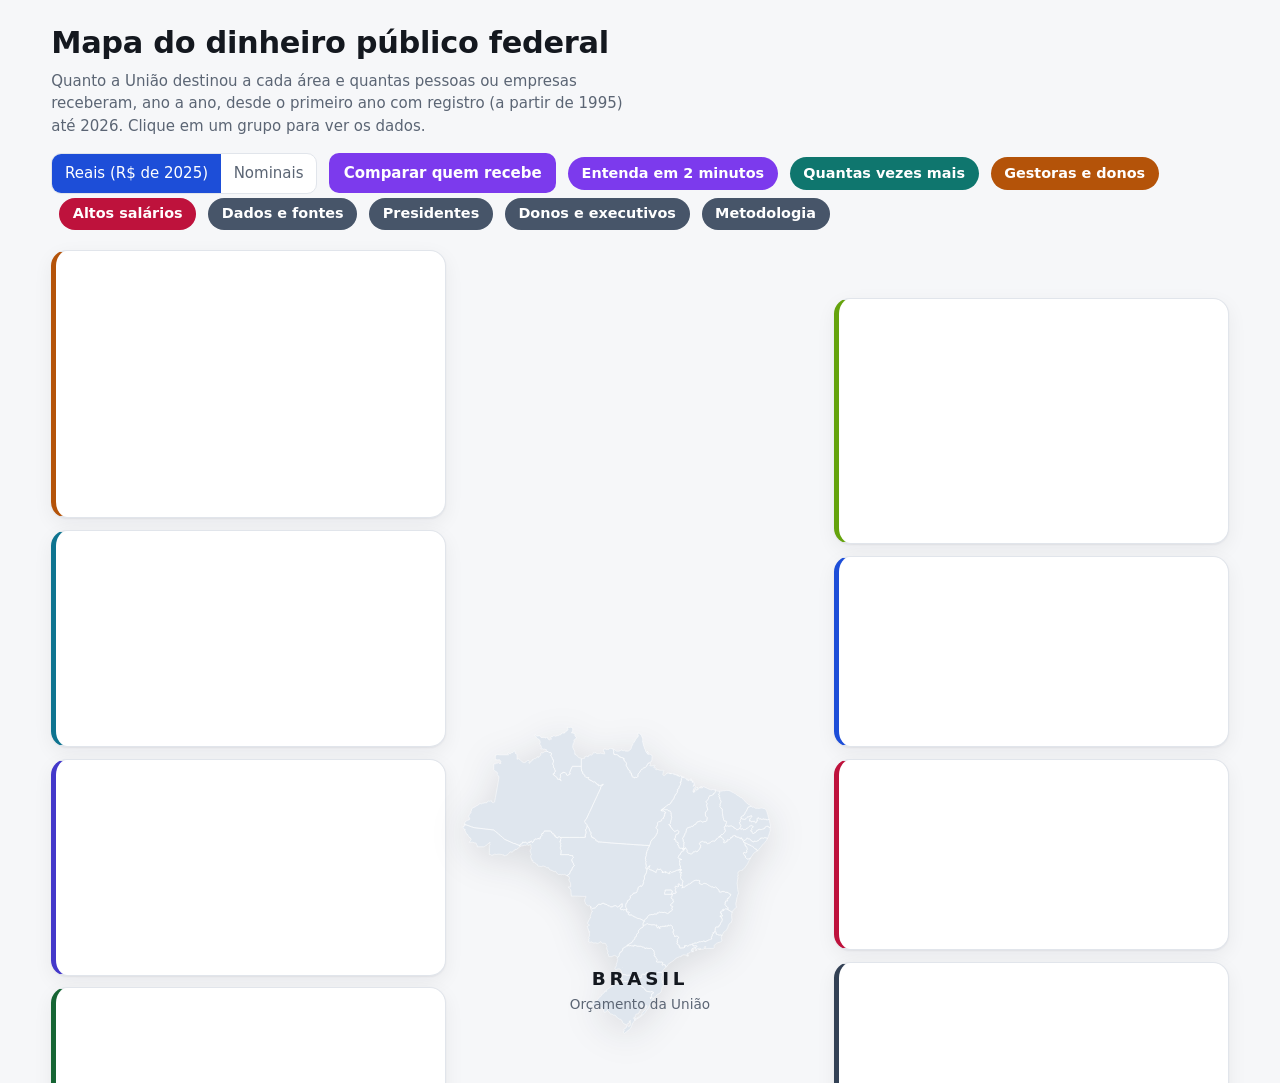
<file: site/index.html>
<!doctype html>
<html lang="pt-BR">
<head>
<meta charset="utf-8">
<meta name="viewport" content="width=device-width, initial-scale=1">
<title>Mapa do dinheiro público federal, 1995–2026</title>
<meta name="description" content="Para onde vai o dinheiro do governo federal: dívida, INSS, poderes, militares, isenções, Plano Safra, educação, saúde, segurança e assistência social, ano a ano.">
<link rel="stylesheet" href="style.css?v=20261017">
<link rel="stylesheet" href="ux.css?v=20261017">
<style>.topnav{display:flex;gap:.4rem;flex-wrap:wrap;align-items:center}.topnav a,a.cmpbtn{display:inline-block;border:1px solid #3a4352;border-radius:999px;padding:.35rem .85rem;color:inherit;text-decoration:none;font-size:.9rem}.topnav a:hover{background:rgba(124,58,237,.18)}a.cmpbtn{border:0;color:#fff;font-weight:600}table.list th:first-child,table.list td:first-child{min-width:0;position:static;text-align:right}</style>
</head>
<body>
<header class="top">
  <div>
    <h1>Mapa do dinheiro público federal</h1>
    <p class="sub">Quanto a União destinou a cada área e quantas pessoas ou empresas receberam, ano a ano, desde o primeiro ano com registro (a partir de 1995) até 2026. Clique em um grupo para ver os dados.</p>
  </div>
  <div class="controls">
    <div class="seg" role="group" aria-label="Tipo de valor">
      <button id="btn-real" class="on" type="button">Reais (R$ de 2025)</button>
      <button id="btn-nom" type="button">Nominais</button>
    </div>
    <button id="btn-cmp" class="cmpbtn" type="button">Comparar quem recebe</button>
    <a class="cmpbtn" href="entenda.html" style="background:#7c3aed">Entenda em 2 minutos</a>
    <a class="cmpbtn" href="vezes.html" style="background:#0f766e">Quantas vezes mais</a>
    <a class="cmpbtn" href="gestoras.html" style="background:#b45309">Gestoras e donos</a>
    <a class="cmpbtn" href="salarios.html" style="background:#be123c">Altos salários</a>
    <a class="cmpbtn" href="dados.html" style="background:#475569">Dados e fontes</a>
    <a class="cmpbtn" href="presidentes.html" style="background:#475569">Presidentes</a>
    <a class="cmpbtn" href="donos.html" style="background:#475569">Donos e executivos</a>
    <a class="cmpbtn" href="metodologia.html" style="background:#475569">Metodologia</a>
  </div>
</header>

<main>
  <section class="board" aria-label="Grupos de gasto">
    <div class="col left" id="col-left"></div>
    <div class="center">
      <svg id="mapa" viewBox="0 0 453 392" role="img" aria-label="Mapa do Brasil"></svg>
      <div class="center-text">
        <strong>BRASIL</strong>
        <span id="center-sub">Orçamento da União</span>
      </div>
    </div>
    <div class="col right" id="col-right"></div>
  </section>

  <section class="gov-strip" aria-label="Governos no período">
    <span class="g g1">1995–2002 · FHC</span>
    <span class="g g3">2003–2010 · Lula 1 e 2</span>
    <span class="g g1">2011–2015 · Dilma</span>
    <span class="g g3">2016–2018 · Temer</span>
    <span class="g g1">2019–2022 · Bolsonaro</span>
    <span class="g g4">2023–2026 · Lula 3</span>
  </section>

  <p class="foot">
    Valores da União; estados e municípios não estão incluídos. 2026 é parcial. Fontes: Portal da Transparência, Tesouro Nacional, Banco Central, CVM, IBGE, INEP, Câmara e Senado.
    Isenções refletem a renúncia declarada pelas empresas (2024 parcial). Dados em <code>data.js</code>.
  </p>
</main>

<div id="cmp" class="modal" hidden>
  <div class="sheet" role="dialog" aria-modal="true" aria-labelledby="cmp-title" style="--c:#7c3aed">
    <button class="close" id="cmp-close" type="button" aria-label="Fechar">×</button>
    <h2 id="cmp-title">Comparar quem recebe</h2>
    <p class="cmp-sub">Quantas pessoas (ou empresas) estão em cada grupo e quanto receberam no ano. Pagamentos de folha e benefícios aparecem junto com isenções fiscais (renúncia), que não são dinheiro pago, mas valor deixado de arrecadar.</p>
    <div class="cmp-ctl">
      <label>Ano <select id="cmp-year"></select></label>
      <span id="cmp-groups" class="cmp-groups"></span>
    </div>
    <div class="cmp-pies">
      <div><h3>Quanto cada grupo recebeu</h3><div id="cmp-pie-v"></div><div id="cmp-leg-v" class="pleg"></div></div>
      <div><h3>Quantas pessoas há em cada grupo</h3><div id="cmp-pie-n"></div><div id="cmp-leg-n" class="pleg"></div></div>
    </div>
    <h2 class="sec">Quantas vezes mais, ano a ano</h2>
    <p class="cmp-sub">Compara o valor recebido <b>por pessoa</b> em cada grupo com o gasto federal por pessoa atendida em educação, saúde, assistência ou segurança. Os grupos são comparados também pelo tamanho.</p>
    <div class="cmp-ab"><label>Comparar com <select id="cmp-bench"></select></label></div>
    <div class="legend" id="cmp-ratio-leg"></div>
    <div class="chartwrap"><svg id="cmp-ratio" viewBox="0 0 860 340"></svg><div id="cmp-ratio-tip" class="tip" hidden></div></div>
    <h3>Quantas vezes mais por pessoa (cada célula = ano)</h3>
    <div class="tablewrap"><table id="cmp-heat"></table></div>
    <h3 id="cmp-yr-title">Ano selecionado</h3>
    <ul id="cmp-cards" class="cmp-cards"></ul>
    <h3>Comparação direta</h3>
    <div class="cmp-ab"><select id="cmp-a"></select><span>×</span><select id="cmp-b"></select></div>
    <p id="cmp-sentence" class="cmp-sentence"></p>
    <h3>Maiores contrastes do ano</h3>
    <ol id="cmp-high" class="cmp-high"></ol>
    <h3>Tabela</h3>
    <div class="tablewrap"><table id="cmp-table"></table></div>
    <ul id="cmp-notes" class="notes"></ul>
  </div>
</div>

<div id="modal" class="modal" hidden>
  <div class="sheet" role="dialog" aria-modal="true" aria-labelledby="m-title">
    <button class="close" id="m-close" type="button" aria-label="Fechar">×</button>
    <div class="m-head">
      <span id="m-icon" class="m-icon"></span>
      <div>
        <h2 id="m-title"></h2>
        <p id="m-desc"></p>
      </div>
    </div>
    <div class="kpis" id="m-kpis"></div>
    <div class="tabs" id="m-tabs"></div>
    <div id="m-pieyear" hidden></div>
    <div class="chartwrap">
      <div class="legend" id="m-legend"></div>
      <svg id="m-chart" viewBox="0 0 860 330" preserveAspectRatio="xMidYMid meet"></svg>
      <div id="m-tip" class="tip" hidden></div>
    </div>
    <h3>Ano a ano</h3>
    <div class="tablewrap"><table id="m-table"></table></div>
    <div class="actions"><button id="m-csv" type="button">Baixar CSV</button></div>
    <div id="m-lists"></div>
    <h3>Notas e fontes</h3>
    <ul id="m-notes"></ul>
  </div>
</div>

<script src="data.js?v=20261017"></script>
<script src="brasil.js?v=20261017"></script>
<script src="app.js?v=20261017"></script>
<script src="ux.js?v=20261017" defer></script>
</body>
</html>
</file>
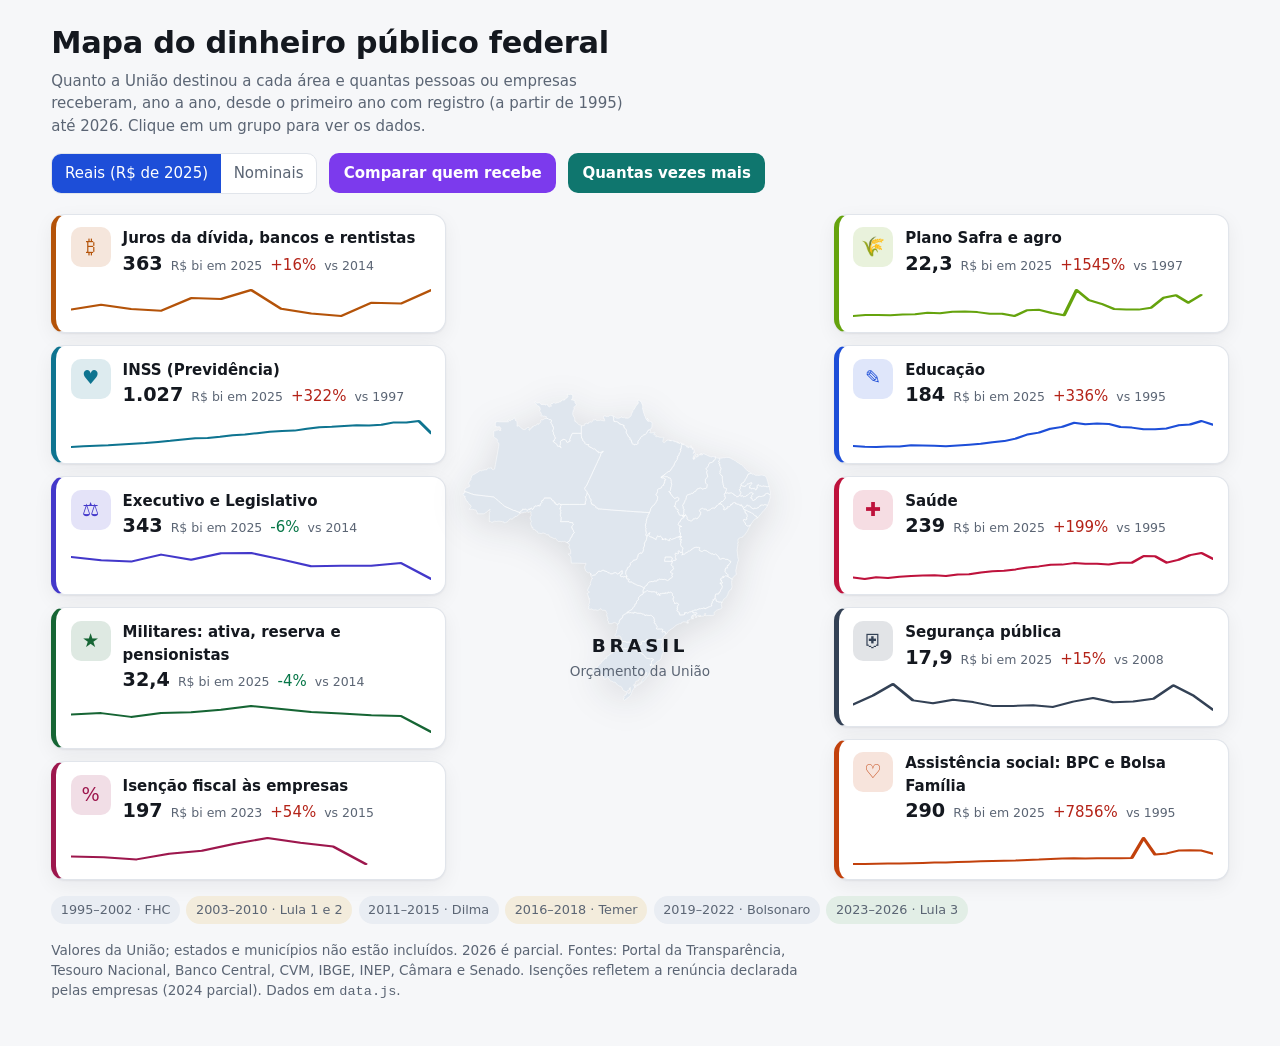
<file: scripts/site_fonte/index.html>
<!doctype html>
<html lang="pt-BR">
<head>
<meta charset="utf-8">
<meta name="viewport" content="width=device-width, initial-scale=1">
<title>Mapa do dinheiro público federal, 1995–2026</title>
<meta name="description" content="Para onde vai o dinheiro do governo federal: dívida, INSS, poderes, militares, isenções, Plano Safra, educação, saúde, segurança e assistência social, ano a ano.">
<link rel="stylesheet" href="style.css?v=20261014">
</head>
<body>
<header class="top">
  <div>
    <h1>Mapa do dinheiro público federal</h1>
    <p class="sub">Quanto a União destinou a cada área e quantas pessoas ou empresas receberam, ano a ano, desde o primeiro ano com registro (a partir de 1995) até 2026. Clique em um grupo para ver os dados.</p>
  </div>
  <div class="controls">
    <div class="seg" role="group" aria-label="Tipo de valor">
      <button id="btn-real" class="on" type="button">Reais (R$ de 2025)</button>
      <button id="btn-nom" type="button">Nominais</button>
    </div>
    <button id="btn-cmp" class="cmpbtn" type="button">Comparar quem recebe</button>
    <a class="cmpbtn" href="vezes.html" style="background:#0f766e">Quantas vezes mais</a>
  </div>
</header>

<main>
  <section class="board" aria-label="Grupos de gasto">
    <div class="col left" id="col-left"></div>
    <div class="center">
      <svg id="mapa" viewBox="0 0 453 392" role="img" aria-label="Mapa do Brasil"></svg>
      <div class="center-text">
        <strong>BRASIL</strong>
        <span id="center-sub">Orçamento da União</span>
      </div>
    </div>
    <div class="col right" id="col-right"></div>
  </section>

  <section class="gov-strip" aria-label="Governos no período">
    <span class="g g1">1995–2002 · FHC</span>
    <span class="g g3">2003–2010 · Lula 1 e 2</span>
    <span class="g g1">2011–2015 · Dilma</span>
    <span class="g g3">2016–2018 · Temer</span>
    <span class="g g1">2019–2022 · Bolsonaro</span>
    <span class="g g4">2023–2026 · Lula 3</span>
  </section>

  <p class="foot">
    Valores da União; estados e municípios não estão incluídos. 2026 é parcial. Fontes: Portal da Transparência, Tesouro Nacional, Banco Central, CVM, IBGE, INEP, Câmara e Senado.
    Isenções refletem a renúncia declarada pelas empresas (2024 parcial). Dados em <code>data.js</code>.
  </p>
</main>

<div id="cmp" class="modal" hidden>
  <div class="sheet" role="dialog" aria-modal="true" aria-labelledby="cmp-title" style="--c:#7c3aed">
    <button class="close" id="cmp-close" type="button" aria-label="Fechar">×</button>
    <h2 id="cmp-title">Comparar quem recebe</h2>
    <p class="cmp-sub">Quantas pessoas (ou empresas) estão em cada grupo e quanto receberam no ano. Pagamentos de folha e benefícios aparecem junto com isenções fiscais (renúncia), que não são dinheiro pago, mas valor deixado de arrecadar.</p>
    <div class="cmp-ctl">
      <label>Ano <select id="cmp-year"></select></label>
      <span id="cmp-groups" class="cmp-groups"></span>
    </div>
    <div class="cmp-pies">
      <div><h3>Quanto cada grupo recebeu</h3><div id="cmp-pie-v"></div><div id="cmp-leg-v" class="pleg"></div></div>
      <div><h3>Quantas pessoas há em cada grupo</h3><div id="cmp-pie-n"></div><div id="cmp-leg-n" class="pleg"></div></div>
    </div>
    <h2 class="sec">Quantas vezes mais, ano a ano</h2>
    <p class="cmp-sub">Compara o valor recebido <b>por pessoa</b> em cada grupo com o gasto federal por pessoa atendida em educação, saúde, assistência ou segurança. Os grupos são comparados também pelo tamanho.</p>
    <div class="cmp-ab"><label>Comparar com <select id="cmp-bench"></select></label></div>
    <div class="legend" id="cmp-ratio-leg"></div>
    <div class="chartwrap"><svg id="cmp-ratio" viewBox="0 0 860 340"></svg><div id="cmp-ratio-tip" class="tip" hidden></div></div>
    <h3>Quantas vezes mais por pessoa (cada célula = ano)</h3>
    <div class="tablewrap"><table id="cmp-heat"></table></div>
    <h3 id="cmp-yr-title">Ano selecionado</h3>
    <ul id="cmp-cards" class="cmp-cards"></ul>
    <h3>Comparação direta</h3>
    <div class="cmp-ab"><select id="cmp-a"></select><span>×</span><select id="cmp-b"></select></div>
    <p id="cmp-sentence" class="cmp-sentence"></p>
    <h3>Maiores contrastes do ano</h3>
    <ol id="cmp-high" class="cmp-high"></ol>
    <h3>Tabela</h3>
    <div class="tablewrap"><table id="cmp-table"></table></div>
    <ul id="cmp-notes" class="notes"></ul>
  </div>
</div>

<div id="modal" class="modal" hidden>
  <div class="sheet" role="dialog" aria-modal="true" aria-labelledby="m-title">
    <button class="close" id="m-close" type="button" aria-label="Fechar">×</button>
    <div class="m-head">
      <span id="m-icon" class="m-icon"></span>
      <div>
        <h2 id="m-title"></h2>
        <p id="m-desc"></p>
      </div>
    </div>
    <div class="kpis" id="m-kpis"></div>
    <div class="tabs" id="m-tabs"></div>
    <div id="m-pieyear" hidden></div>
    <div class="chartwrap">
      <div class="legend" id="m-legend"></div>
      <svg id="m-chart" viewBox="0 0 860 330" preserveAspectRatio="xMidYMid meet"></svg>
      <div id="m-tip" class="tip" hidden></div>
    </div>
    <h3>Ano a ano</h3>
    <div class="tablewrap"><table id="m-table"></table></div>
    <div class="actions"><button id="m-csv" type="button">Baixar CSV</button></div>
    <div id="m-lists"></div>
    <h3>Notas e fontes</h3>
    <ul id="m-notes"></ul>
  </div>
</div>

<script src="data.js?v=20261014"></script>
<script src="brasil.js?v=20261014"></script>
<script src="app.js?v=20261014"></script>
</body>
</html>
</file>
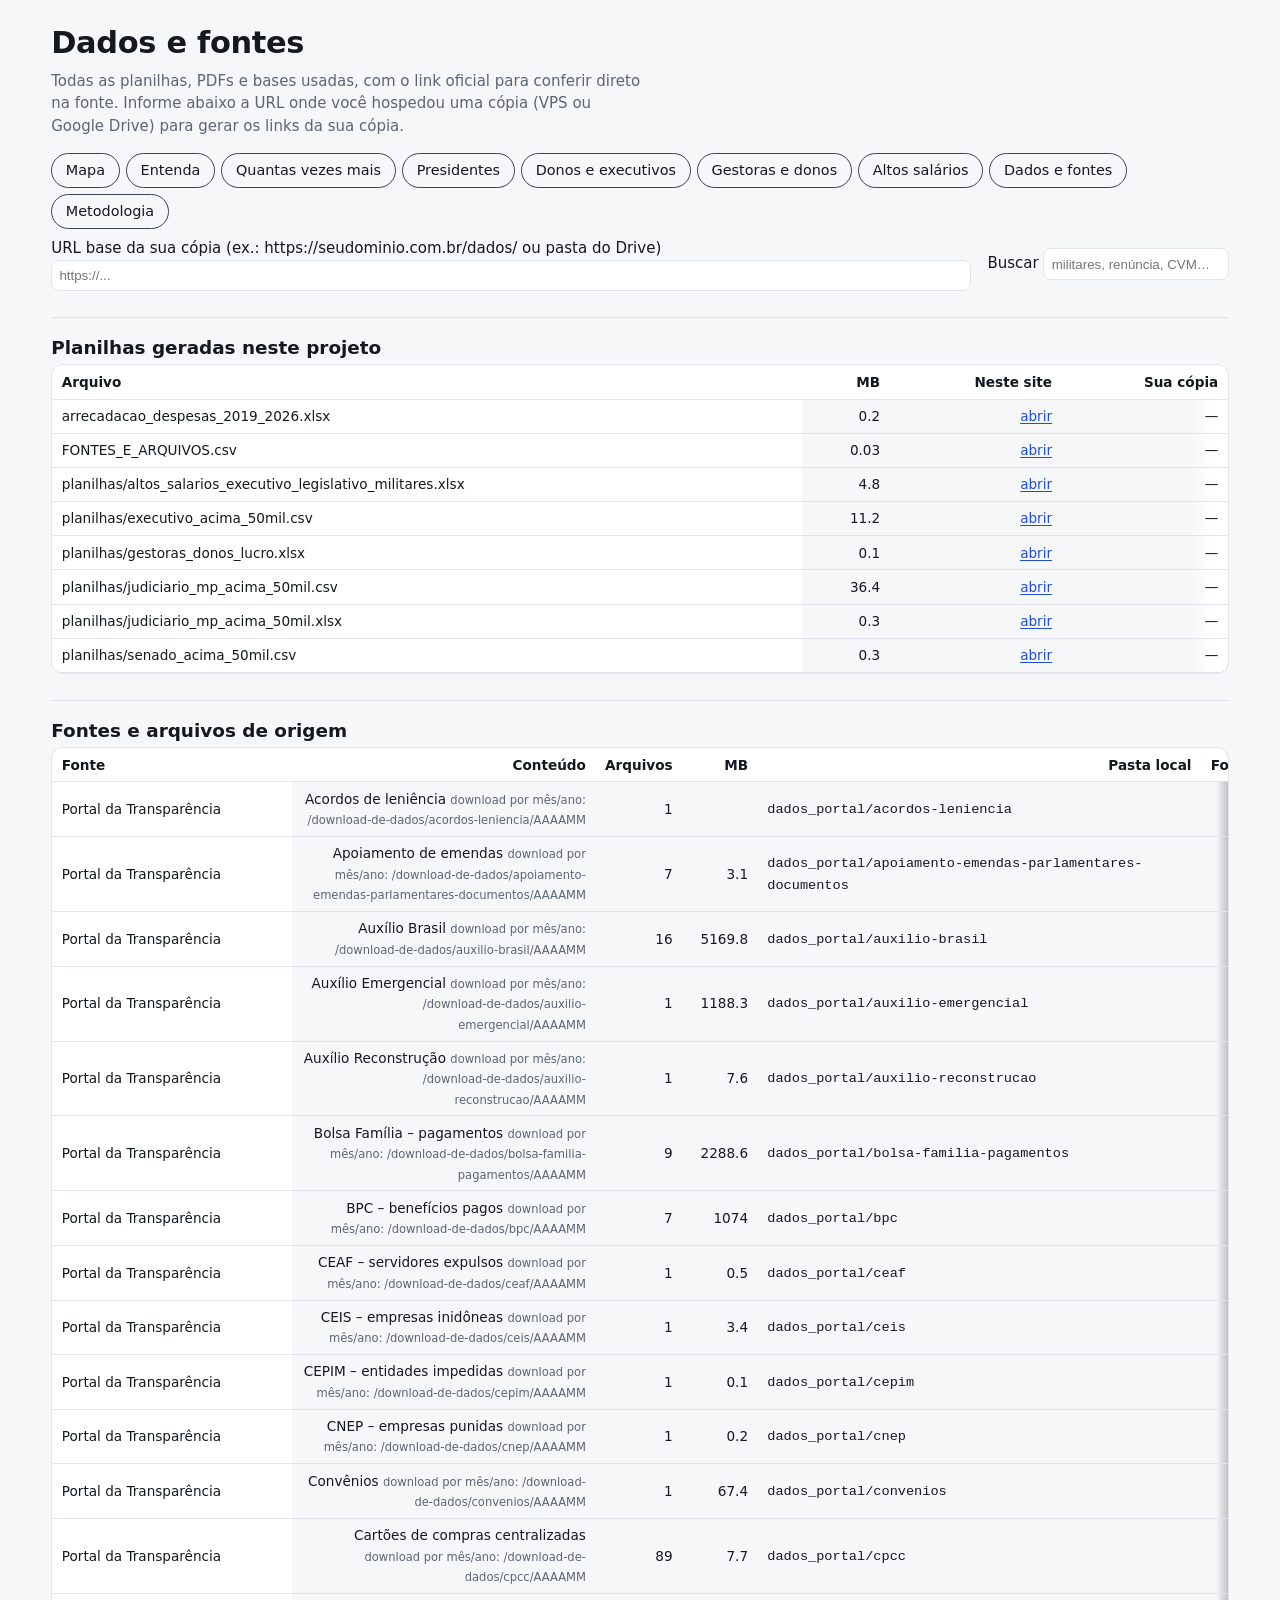
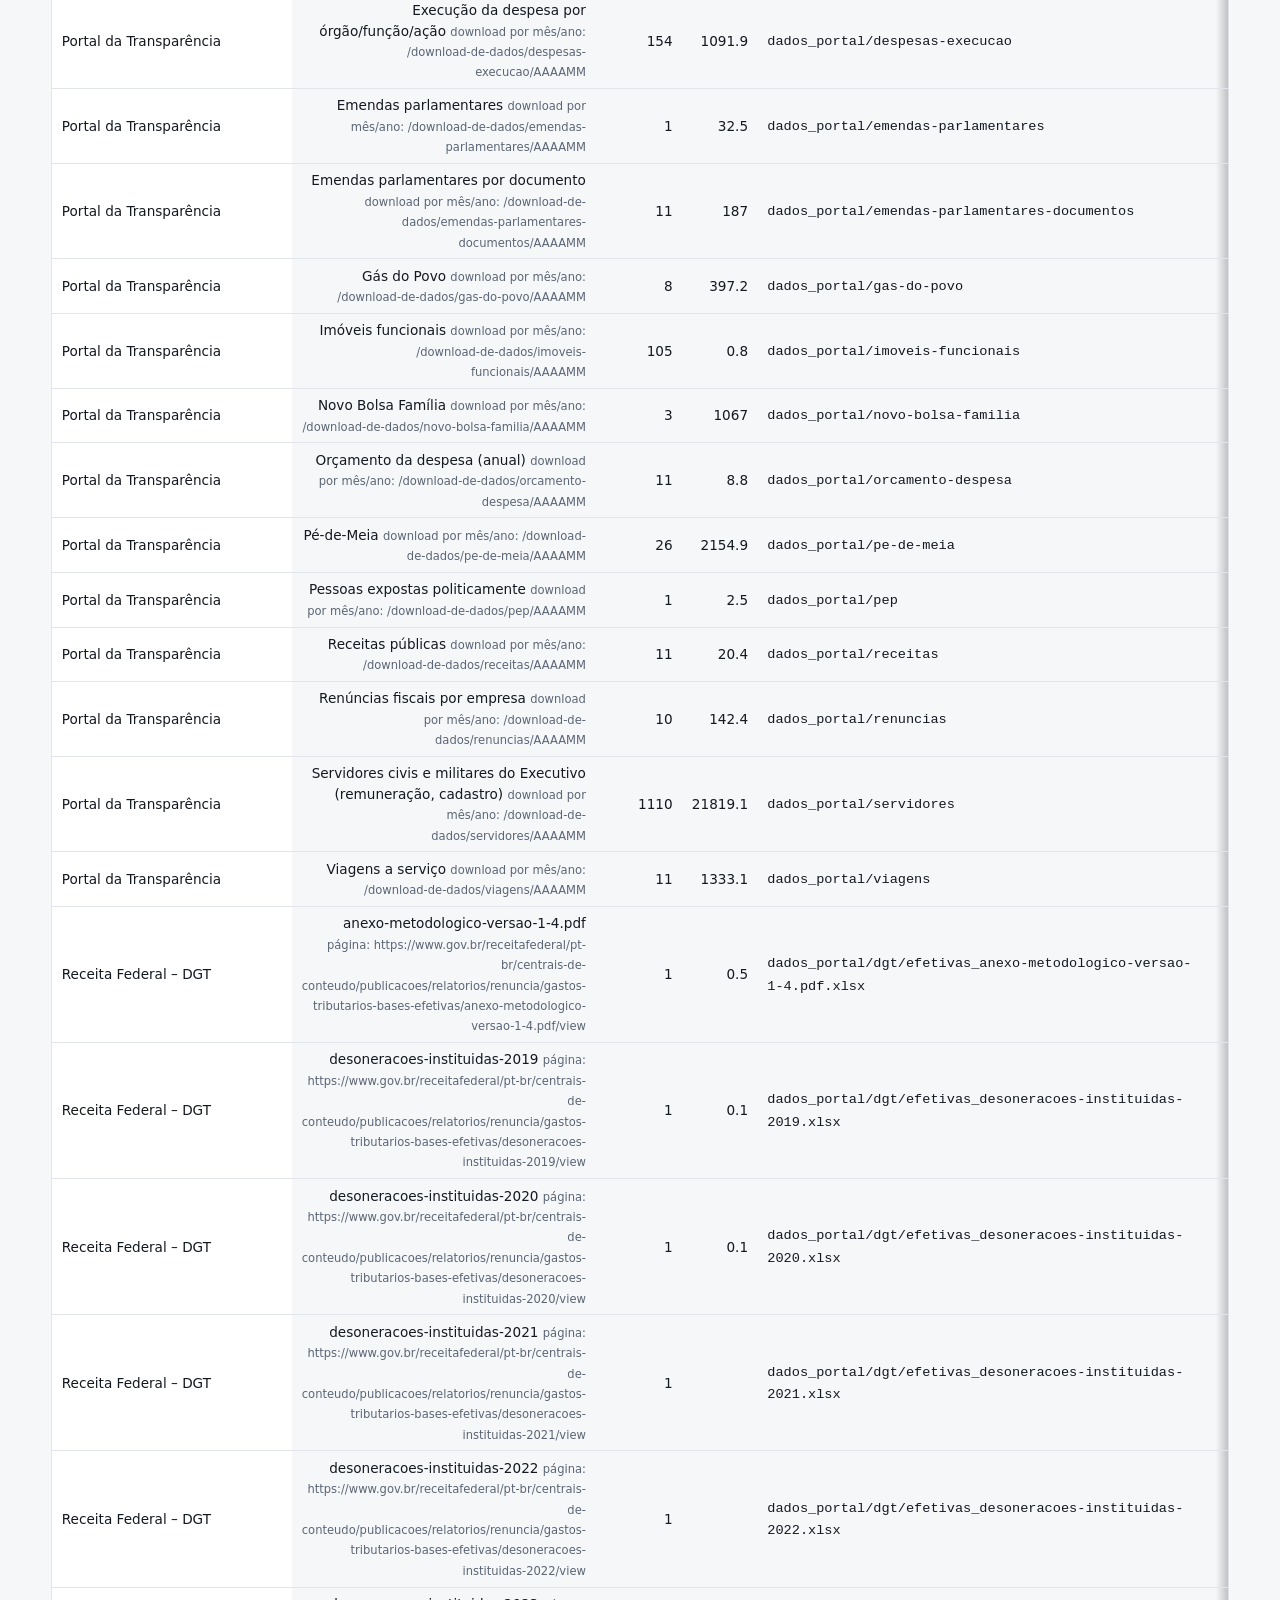
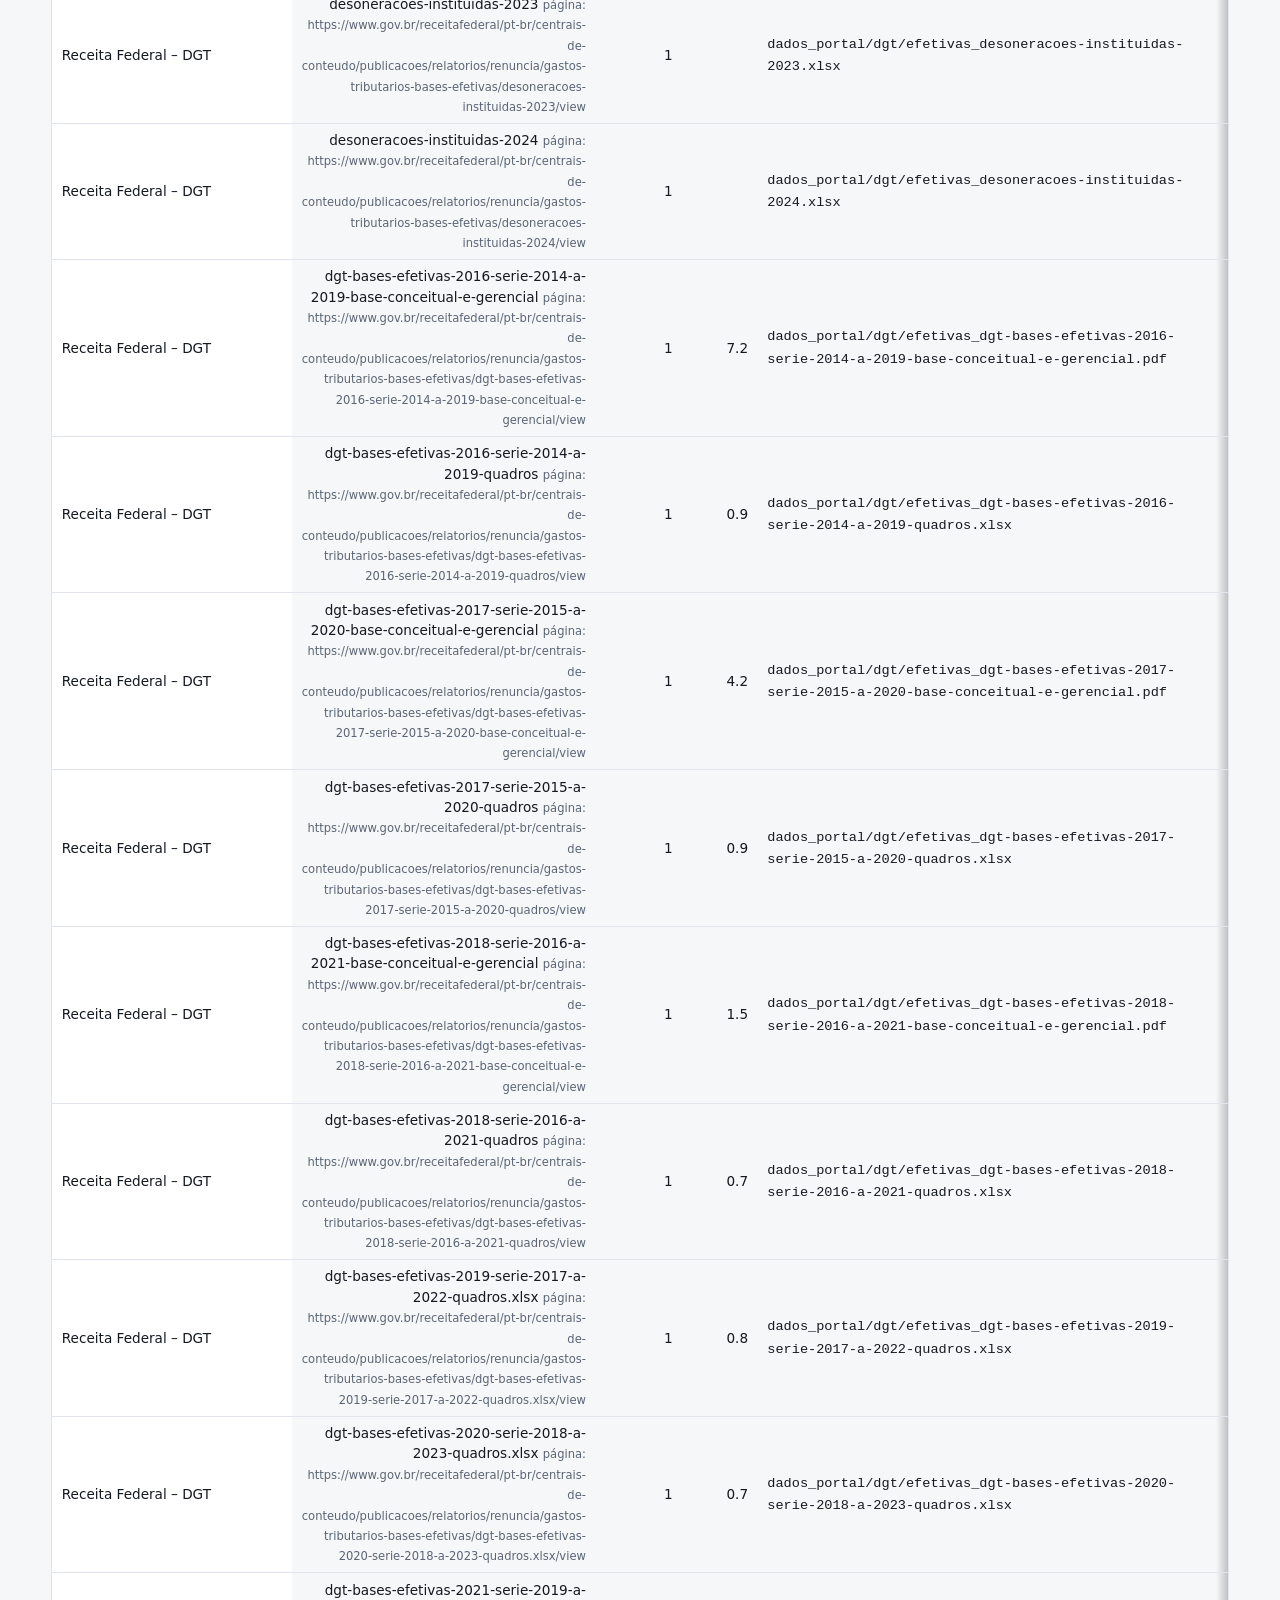
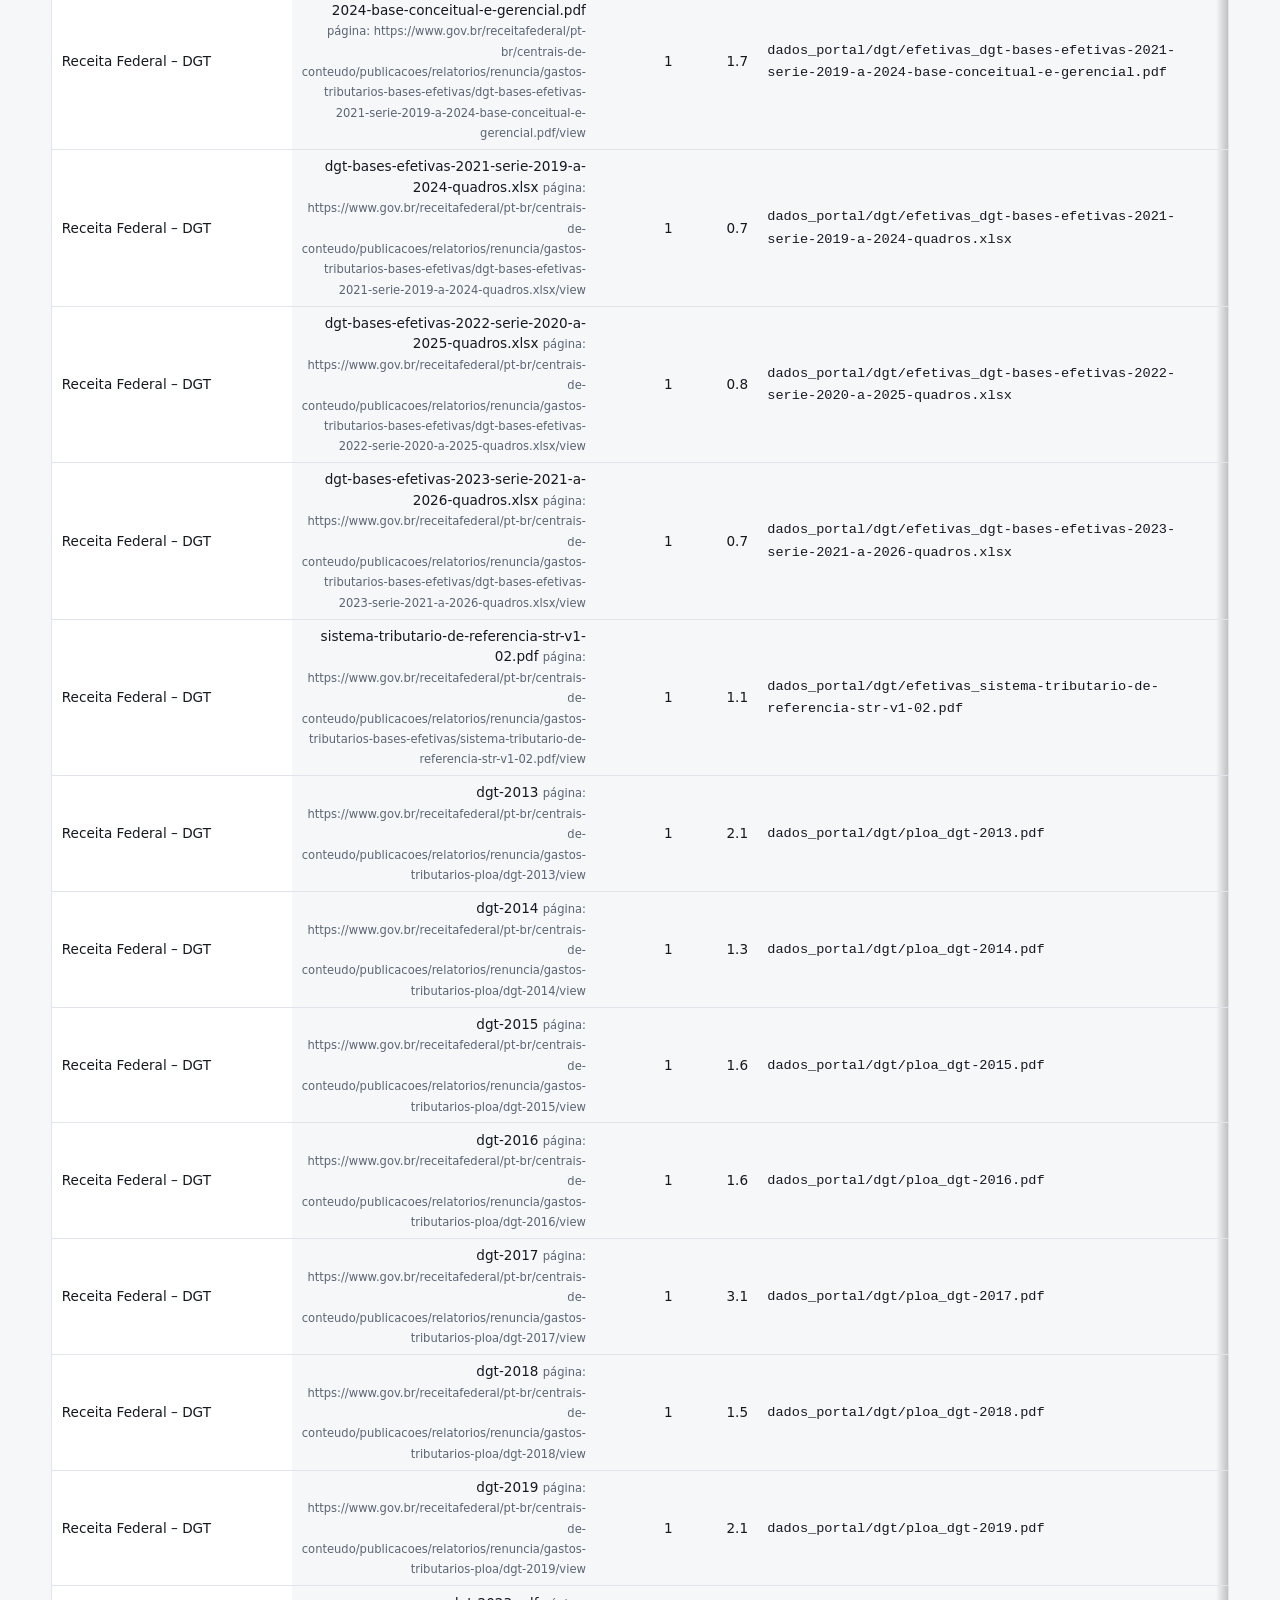
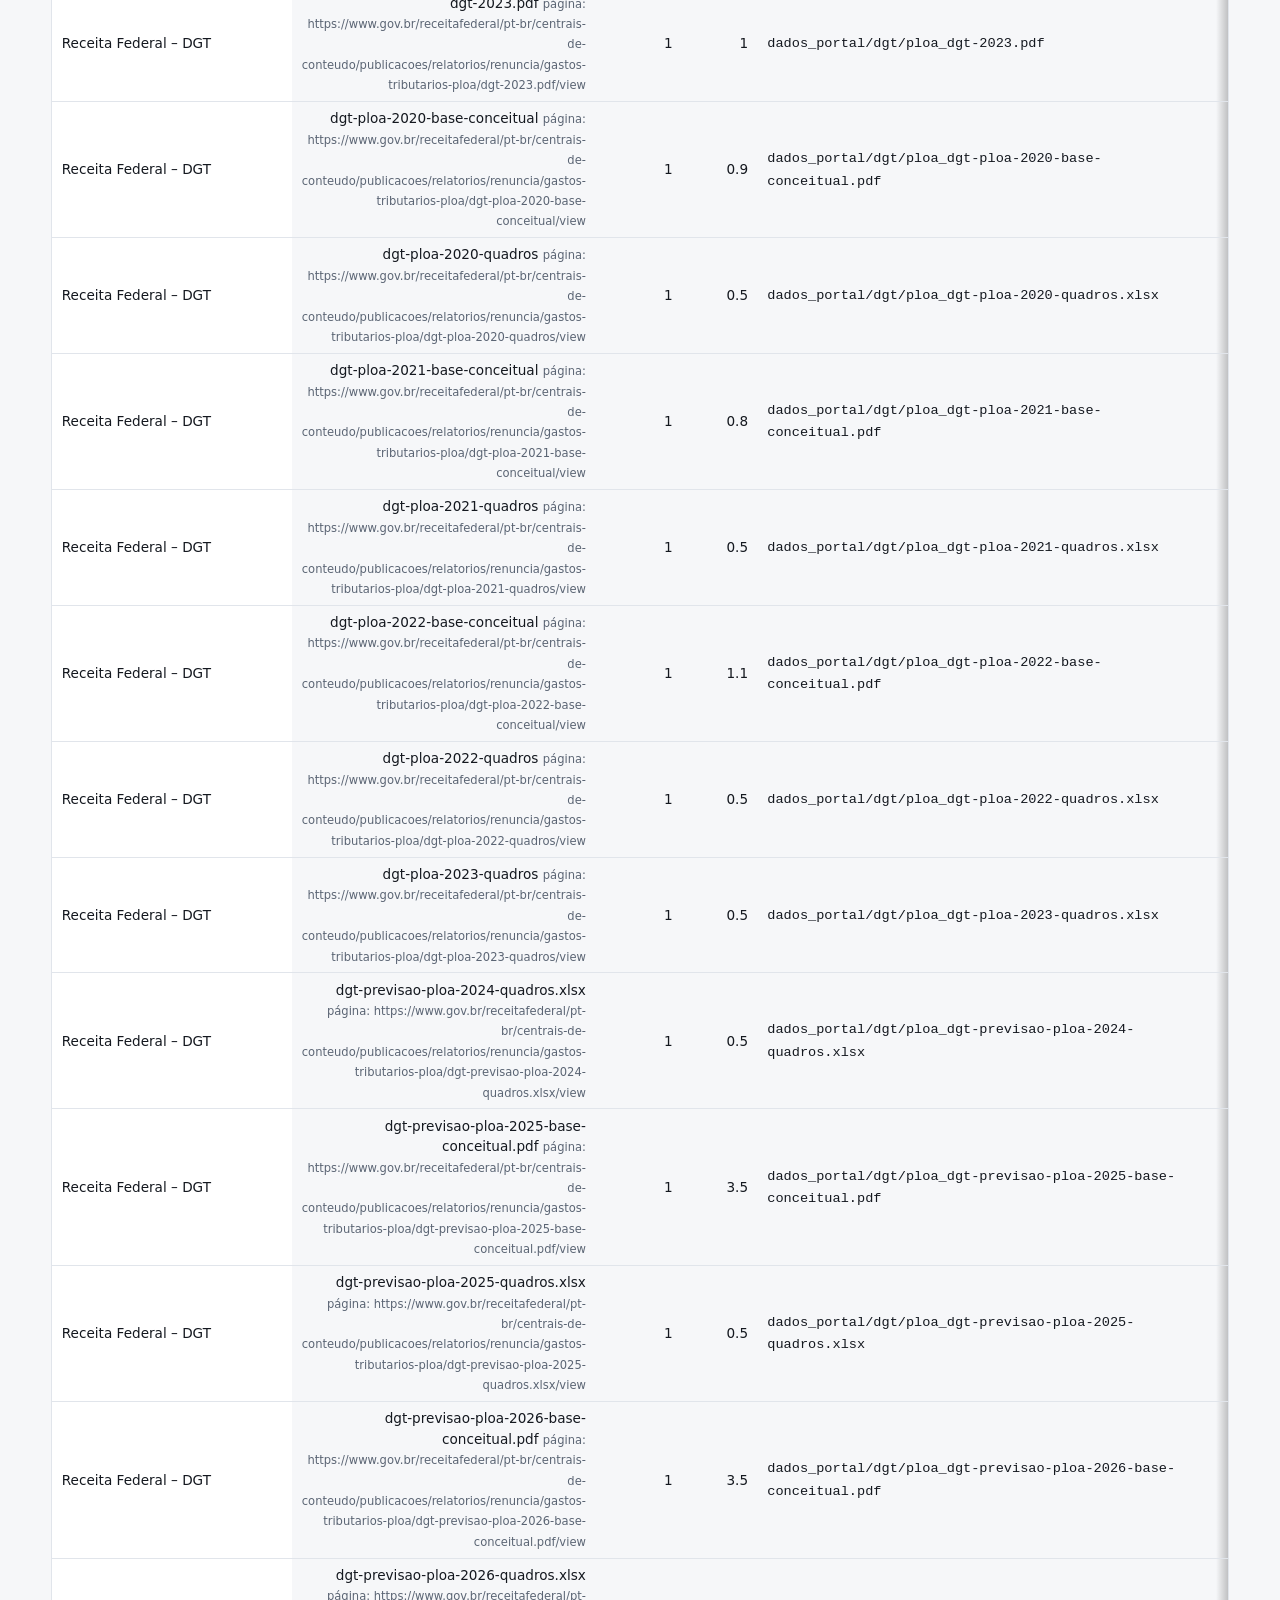
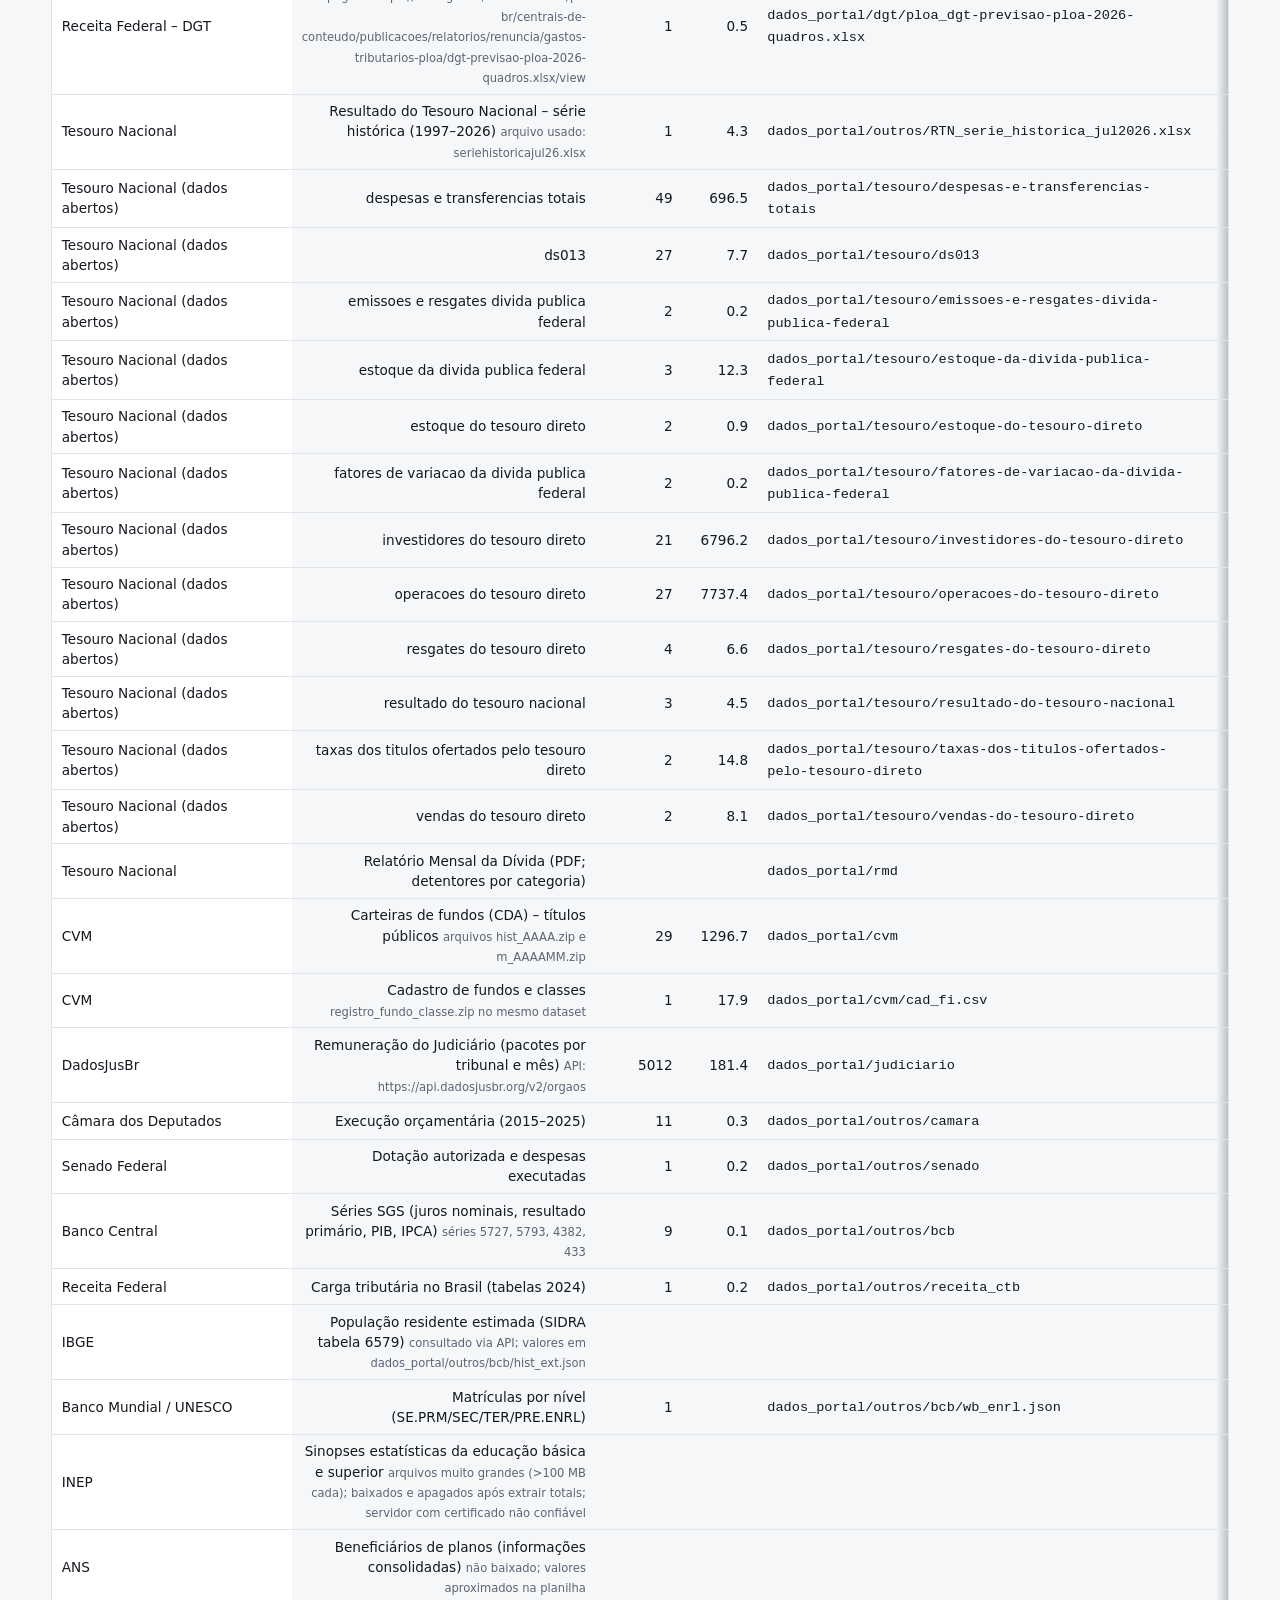
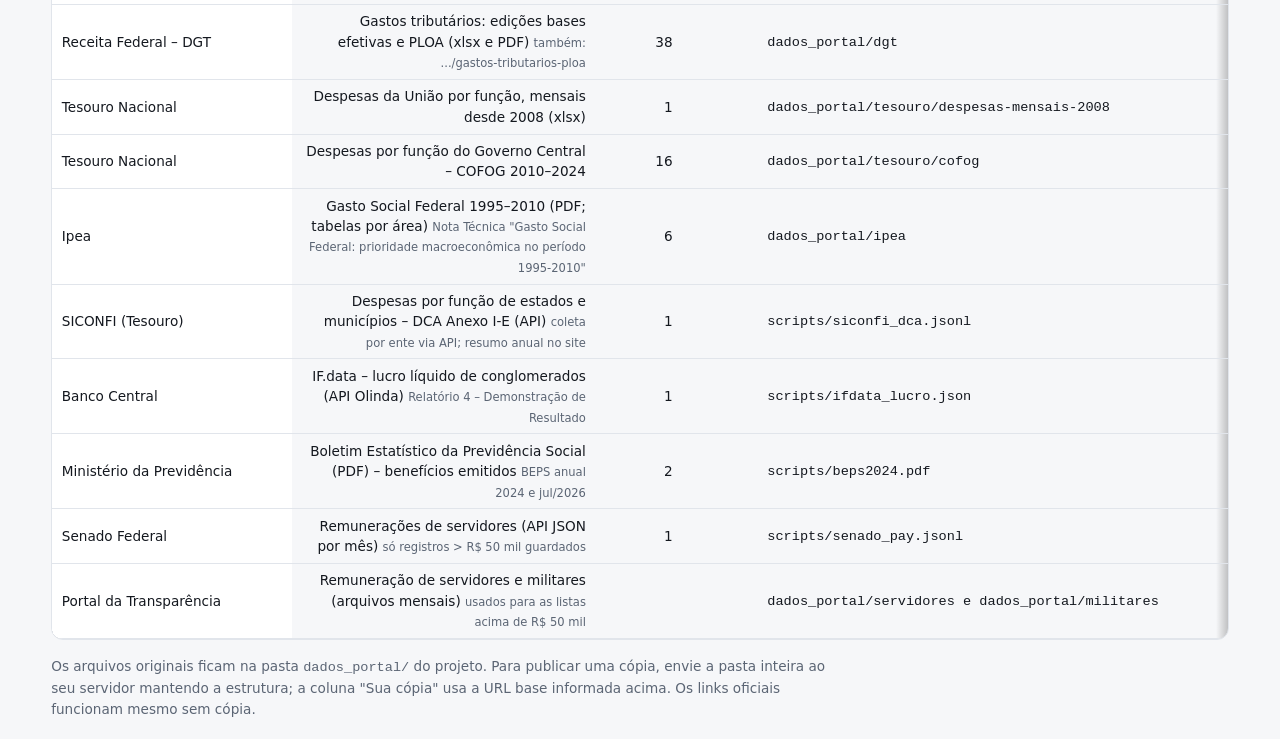
<file: site/dados.html>
<!doctype html>
<html lang="pt-BR">
<head>
<meta charset="utf-8">
<meta name="viewport" content="width=device-width, initial-scale=1">
<title>Dados e fontes</title>
<link rel="stylesheet" href="style.css?v=20261017">
<link rel="stylesheet" href="ux.css?v=20261017">
<style>.topnav{display:flex;gap:.4rem;flex-wrap:wrap;align-items:center}.topnav a,a.cmpbtn{display:inline-block;border:1px solid #3a4352;border-radius:999px;padding:.35rem .85rem;color:inherit;text-decoration:none;font-size:.9rem}.topnav a:hover{background:rgba(124,58,237,.18)}a.cmpbtn{border:0;color:#fff;font-weight:600}table.list th:first-child,table.list td:first-child{min-width:0;position:static;text-align:right}</style>
</head>
<body>
<header class="top">
  <div>
    <h1>Dados e fontes</h1>
    <p class="sub">Todas as planilhas, PDFs e bases usadas, com o link oficial para conferir direto na fonte. Informe abaixo a URL onde você hospedou uma cópia (VPS ou Google Drive) para gerar os links da sua cópia.</p>
  </div>
  <nav class="topnav"><a href="index.html">Mapa</a><a href="entenda.html">Entenda</a><a href="vezes.html">Quantas vezes mais</a><a href="presidentes.html">Presidentes</a><a href="donos.html">Donos e executivos</a><a href="gestoras.html">Gestoras e donos</a><a href="salarios.html">Altos salários</a><a href="dados.html">Dados e fontes</a><a href="metodologia.html">Metodologia</a></nav>
</header>
<main>
  <section class="cmp-ctl">
    <label style="flex:1;min-width:280px">URL base da sua cópia (ex.: https://seudominio.com.br/dados/ ou pasta do Drive)
      <input id="dd-base" type="url" placeholder="https://..." style="width:100%;padding:.45rem;border:1px solid var(--line);border-radius:8px;background:var(--surface);color:var(--ink)">
    </label>
    <label>Buscar
      <input id="dd-q" type="search" placeholder="militares, renúncia, CVM…" style="padding:.45rem;border:1px solid var(--line);border-radius:8px;background:var(--surface);color:var(--ink)">
    </label>
  </section>
  <h2 class="sec">Planilhas geradas neste projeto</h2>
  <div class="tablewrap"><table id="dd-plan"></table></div>
  <h2 class="sec">Fontes e arquivos de origem</h2>
  <div class="tablewrap"><table id="dd-src"></table></div>
  <p class="foot">Os arquivos originais ficam na pasta <code>dados_portal/</code> do projeto. Para publicar uma cópia, envie a pasta inteira ao seu servidor mantendo a estrutura; a coluna "Sua cópia" usa a URL base informada acima. Os links oficiais funcionam mesmo sem cópia.</p>
</main>
<script src="data_fontes.js?v=20261017"></script>
<script src="data_plan.js?v=20261017"></script>
<script src="dados.js?v=20261017"></script>
<script src="ux.js?v=20261017" defer></script>
</body>
</html>
</file>
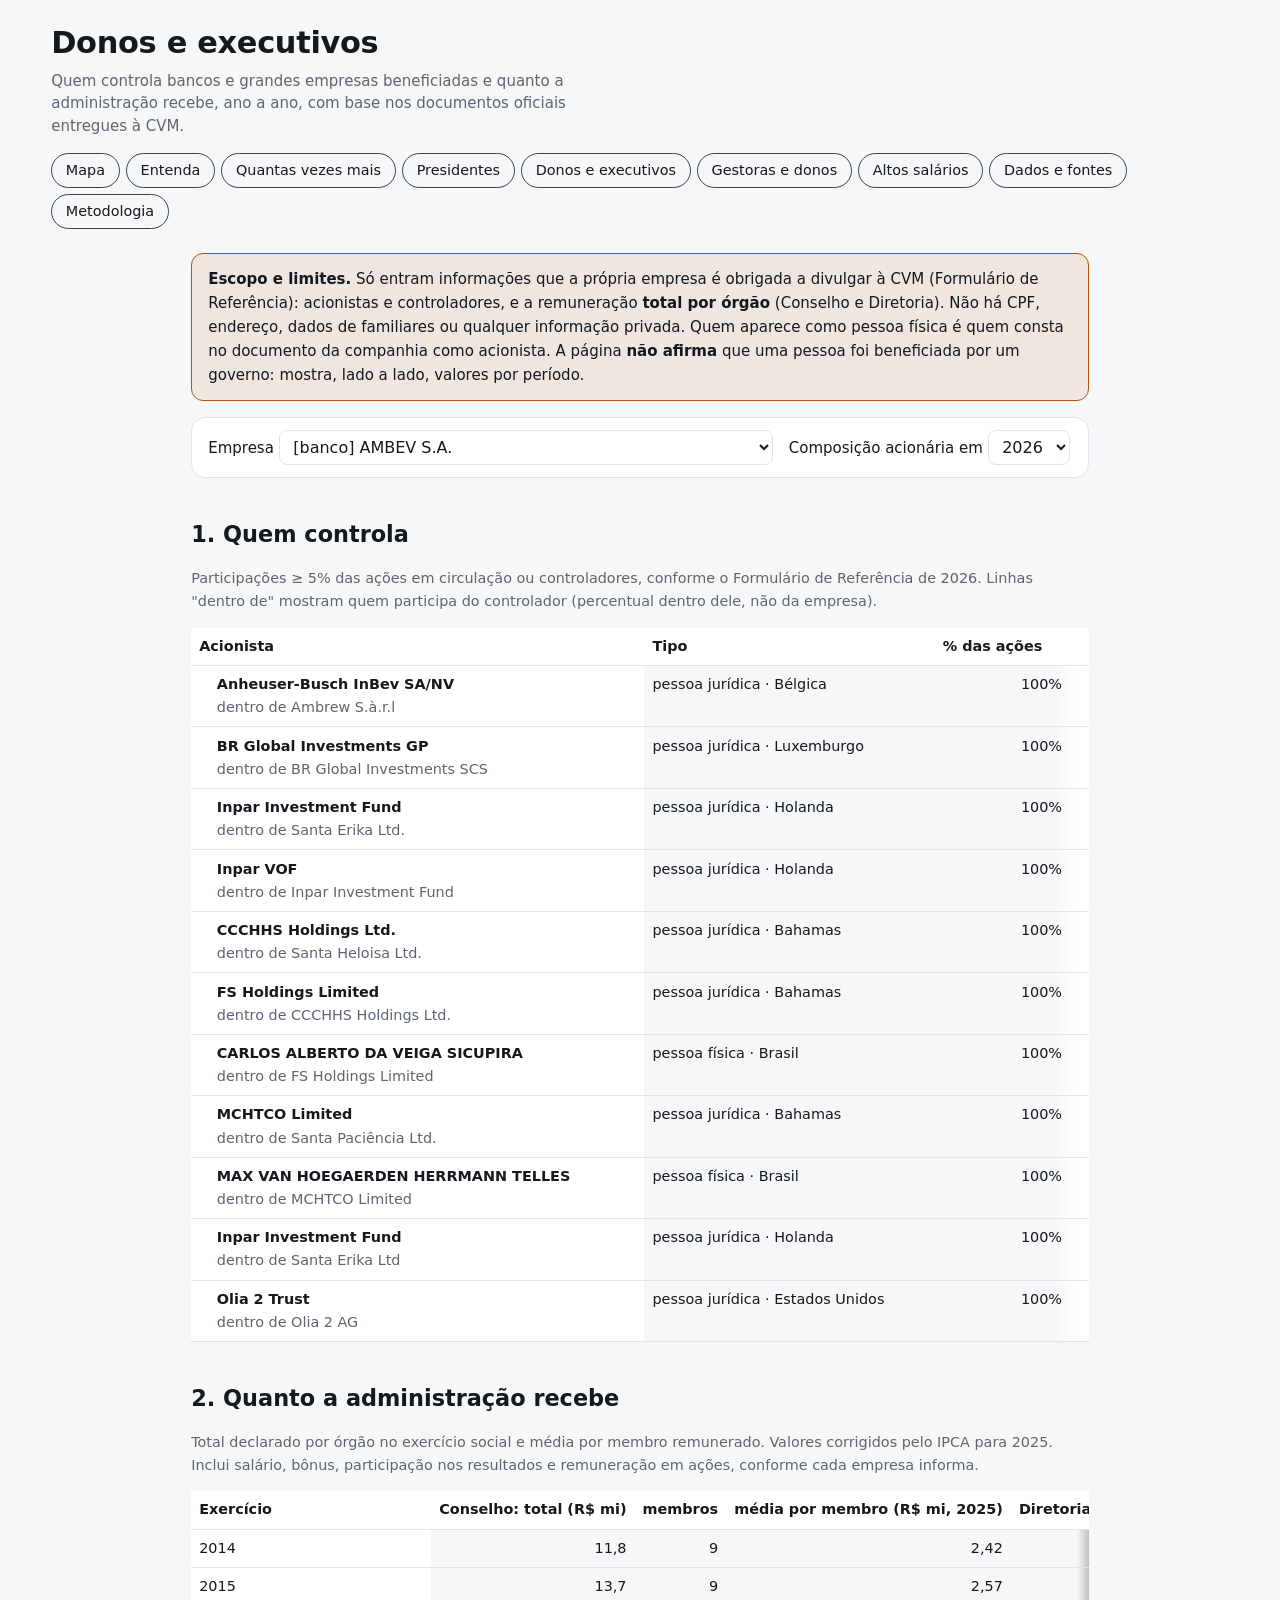
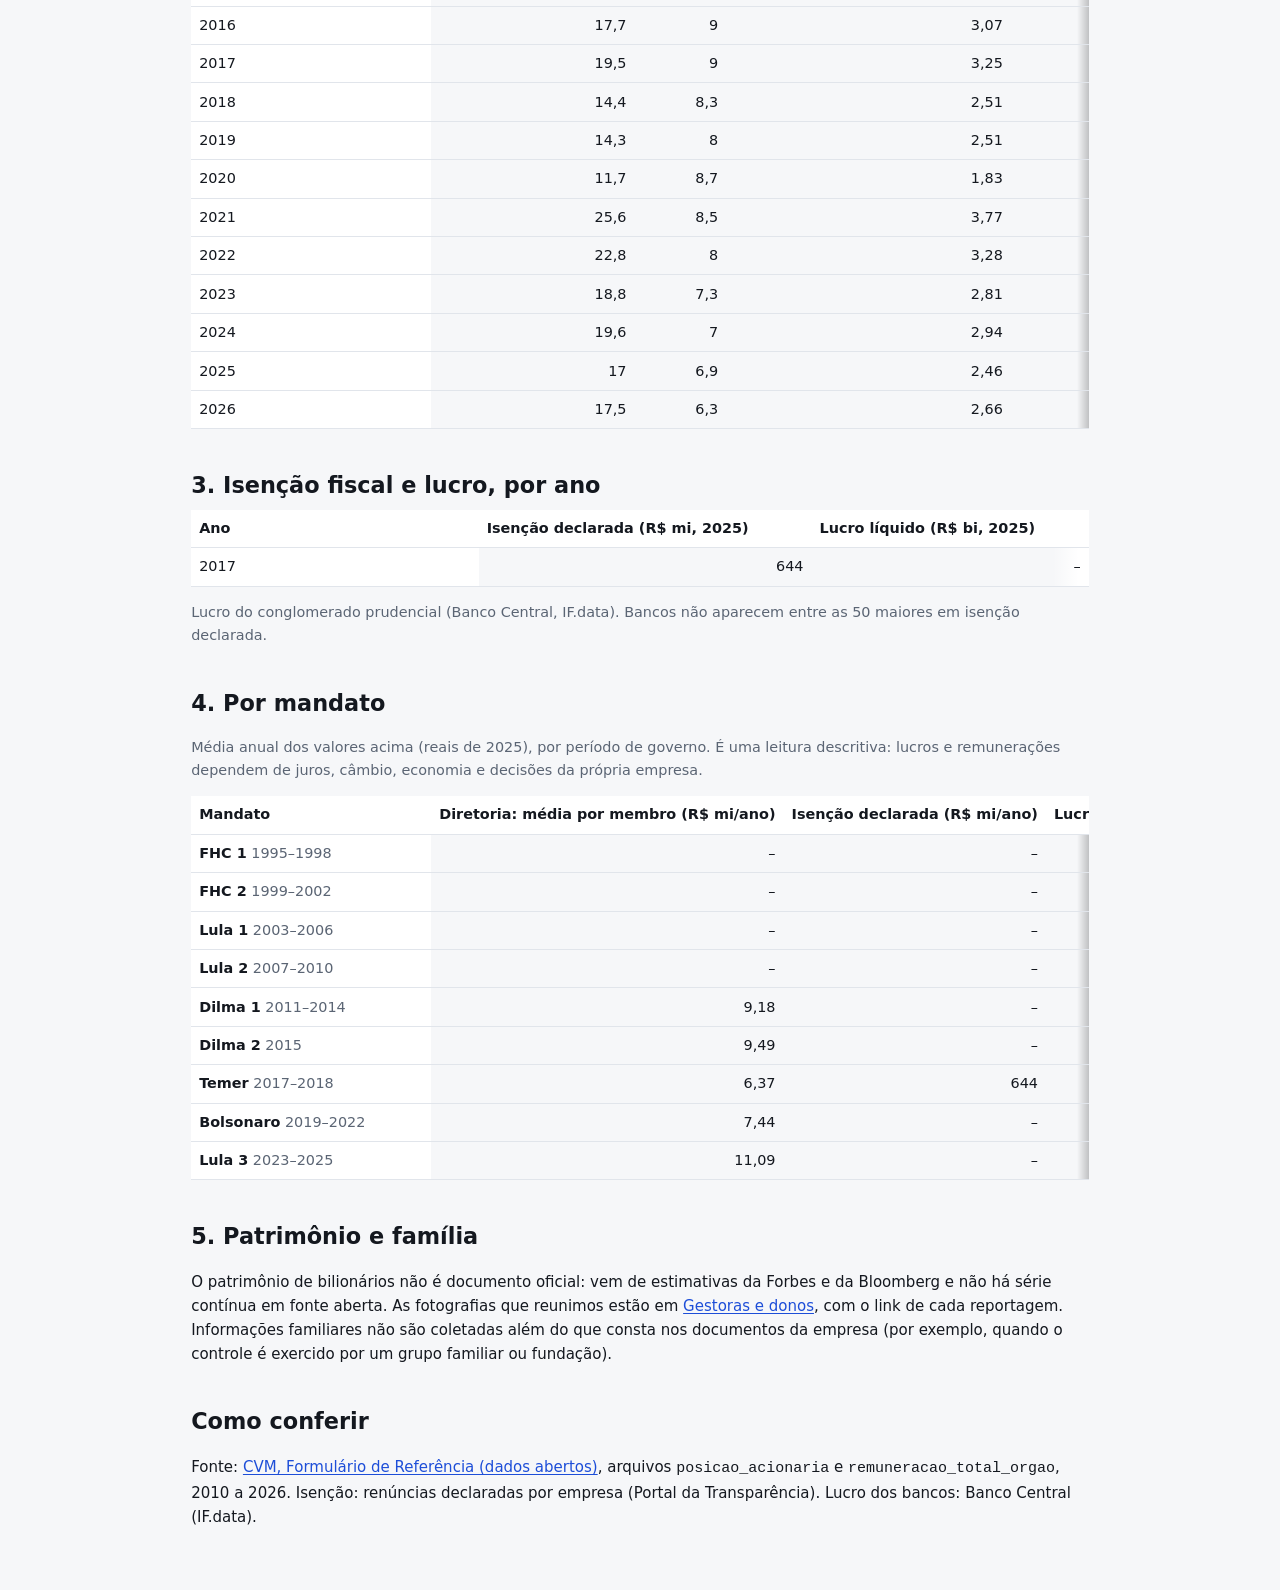
<file: site/donos.html>
<!doctype html>
<html lang="pt-BR">
<head>
<meta charset="utf-8">
<meta name="viewport" content="width=device-width, initial-scale=1">
<title>Donos e executivos</title>
<meta name="description" content="Quem controla bancos e grandes empresas beneficiadas, quanto a administração recebe e como isso evolui entre governos, com base nos documentos oficiais da CVM.">
<link rel="stylesheet" href="style.css?v=20261017">
<link rel="stylesheet" href="ux.css?v=20261017">
<style>
.topnav{display:flex;gap:.4rem;flex-wrap:wrap;align-items:center}.topnav a{display:inline-block;border:1px solid #3a4352;border-radius:999px;padding:.35rem .85rem;color:inherit;text-decoration:none;font-size:.9rem}.topnav a:hover{background:rgba(124,58,237,.18)}
.pr{max-width:1000px;margin:0 auto;padding:0 max(16px,4vw) 3rem;line-height:1.6}
.pr h2{font-size:1.4rem;margin:2.4rem 0 .4rem}
.pr .muted{color:var(--muted);font-size:.9rem}
.pr select{font-size:1rem}
.ctl{display:flex;gap:1rem;flex-wrap:wrap;align-items:center;border:1px solid var(--line);border-radius:14px;padding:.8rem 1rem;background:var(--surface);margin:.8rem 0}
.bars2{display:grid;gap:.5rem;margin:1rem 0}
.b2{display:grid;grid-template-columns:minmax(120px,26%) 1fr;gap:.8rem;align-items:center}
.b2 .bar{height:30px;border-radius:8px;position:relative;background:color-mix(in srgb,var(--line) 70%,transparent)}
.b2 .bar i{display:block;height:100%;border-radius:8px;background:#0e7490}
.b2 .bar i.neg{background:#be123c}
.b2 .bar i.top{background:#15803d}
.b2 .bar em{position:absolute;right:.6rem;top:50%;transform:translateY(-50%);font-style:normal;font-weight:700;font-size:.92rem}
.b2 .l b{display:block;line-height:1.2}.b2 .l span{font-size:.8rem;color:var(--muted)}
.call{display:grid;gap:.6rem;margin:1rem 0}
.call div{border-left:6px solid #7c3aed;background:color-mix(in srgb,#7c3aed 9%,transparent);padding:.6rem .9rem;border-radius:10px}
.tw{overflow-x:auto}
table.pt{border-collapse:collapse;font-size:.88rem;min-width:100%}
table.pt th,table.pt td{border-bottom:1px solid var(--line);padding:.4rem .55rem;text-align:right;white-space:nowrap}
table.pt th:first-child,table.pt td:first-child{text-align:left}
table.pt td small{display:block;font-size:.74rem}
.up{color:#15803d}.dn{color:#be123c}
.tag{display:inline-block;border-radius:999px;padding:.05rem .55rem;font-size:.74rem;font-weight:700;color:#fff;background:#b45309}
.tag.s{background:#be123c}.tag.v{background:#475569}
.warn{border:1px solid #b45309;border-radius:12px;padding:.8rem 1rem;background:color-mix(in srgb,#b45309 10%,transparent);margin:1rem 0}
table.sg{width:100%;border-collapse:collapse;font-size:.9rem}
table.sg th,table.sg td{border-bottom:1px solid var(--line);padding:.45rem .5rem;text-align:left;vertical-align:top}
table.sg td.r{text-align:right;white-space:nowrap}
</style>
</head>
<body>
<header class="top">
  <div>
    <h1>Donos e executivos</h1>
    <p class="sub">Quem controla bancos e grandes empresas beneficiadas e quanto a administração recebe, ano a ano, com base nos documentos oficiais entregues à CVM.</p>
  </div>
  <nav class="topnav"><a href="index.html">Mapa</a><a href="entenda.html">Entenda</a><a href="vezes.html">Quantas vezes mais</a><a href="presidentes.html">Presidentes</a><a href="donos.html">Donos e executivos</a><a href="gestoras.html">Gestoras e donos</a><a href="salarios.html">Altos salários</a><a href="dados.html">Dados e fontes</a><a href="metodologia.html">Metodologia</a></nav>
</header>
<main class="pr">
  <div class="warn"><b>Escopo e limites.</b> Só entram informações que a própria empresa é obrigada a divulgar à CVM (Formulário de Referência): acionistas e controladores, e a remuneração <b>total por órgão</b> (Conselho e Diretoria). Não há CPF, endereço, dados de familiares ou qualquer informação privada. Quem aparece como pessoa física é quem consta no documento da companhia como acionista. A página <b>não afirma</b> que uma pessoa foi beneficiada por um governo: mostra, lado a lado, valores por período.</div>
  <div class="ctl"><label>Empresa <select id="d-emp"></select></label><label>Composição acionária em <select id="d-ano"></select></label></div>
  <h2>1. Quem controla</h2>
  <p class="muted" id="d-anote"></p>
  <div class="tw"><table class="sg" id="d-acion"></table></div>
  <h2>2. Quanto a administração recebe</h2>
  <p class="muted">Total declarado por órgão no exercício social e média por membro remunerado. Valores corrigidos pelo IPCA para 2025. Inclui salário, bônus, participação nos resultados e remuneração em ações, conforme cada empresa informa.</p>
  <div class="tw"><table class="sg" id="d-rem"></table></div>
  <h2>3. Isenção fiscal e lucro, por ano</h2>
  <div class="tw"><table class="sg" id="d-fin"></table></div>
  <p class="muted" id="d-fnote"></p>
  <h2>4. Por mandato</h2>
  <p class="muted">Média anual dos valores acima (reais de 2025), por período de governo. É uma leitura descritiva: lucros e remunerações dependem de juros, câmbio, economia e decisões da própria empresa.</p>
  <div class="tw"><table class="sg" id="d-gov"></table></div>
  <h2>5. Patrimônio e família</h2>
  <p>O patrimônio de bilionários não é documento oficial: vem de estimativas da Forbes e da Bloomberg e não há série contínua em fonte aberta. As fotografias que reunimos estão em <a href="gestoras.html">Gestoras e donos</a>, com o link de cada reportagem. Informações familiares não são coletadas além do que consta nos documentos da empresa (por exemplo, quando o controle é exercido por um grupo familiar ou fundação).</p>
  <h2>Como conferir</h2>
  <p>Fonte: <a href="https://dados.cvm.gov.br/dados/CIA_ABERTA/DOC/FRE/DADOS/" target="_blank" rel="noopener">CVM, Formulário de Referência (dados abertos)</a>, arquivos <code>posicao_acionaria</code> e <code>remuneracao_total_orgao</code>, 2010 a 2026. Isenção: renúncias declaradas por empresa (Portal da Transparência). Lucro dos bancos: Banco Central (IF.data).</p>
</main>
<script src="data.js?v=20261017"></script>
<script src="data_donos.js?v=20261017"></script>
<script src="donos.js?v=20261017"></script>
<script src="ux.js?v=20261017" defer></script>
</body>
</html>
</file>
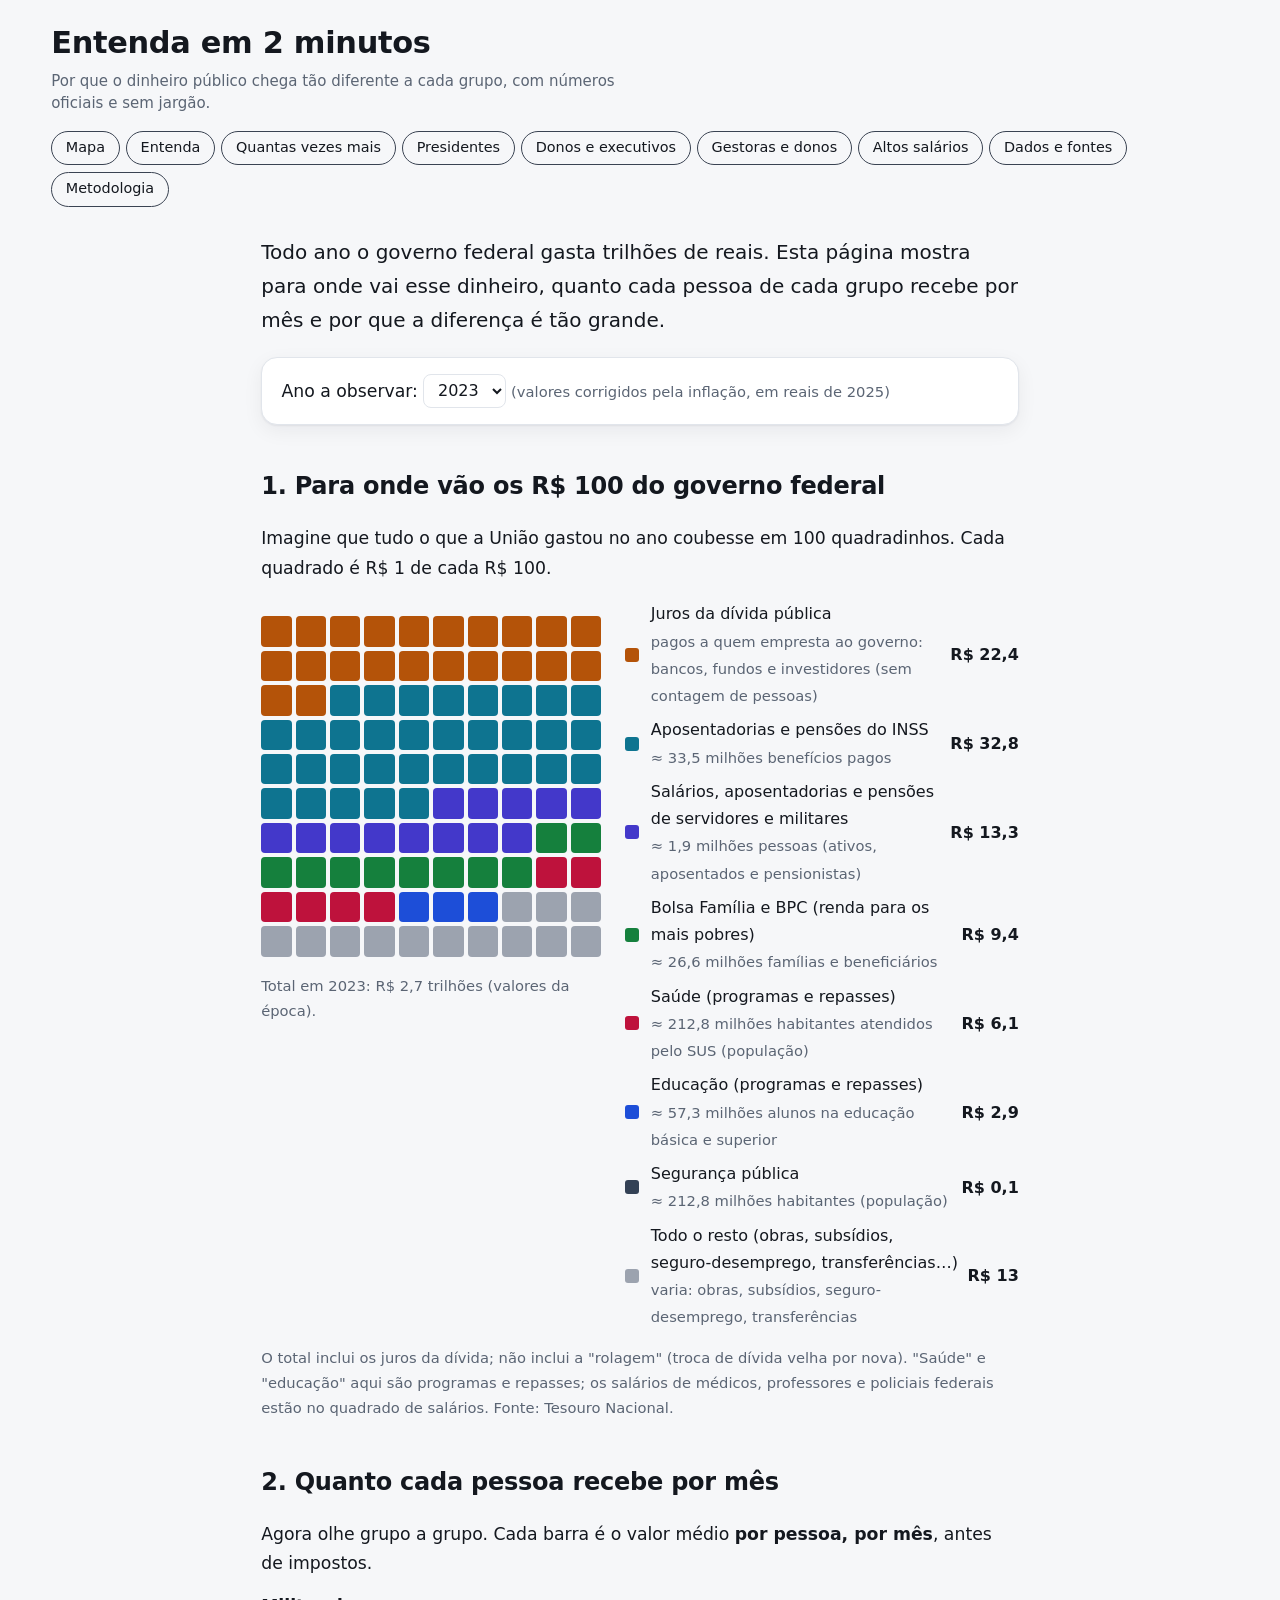
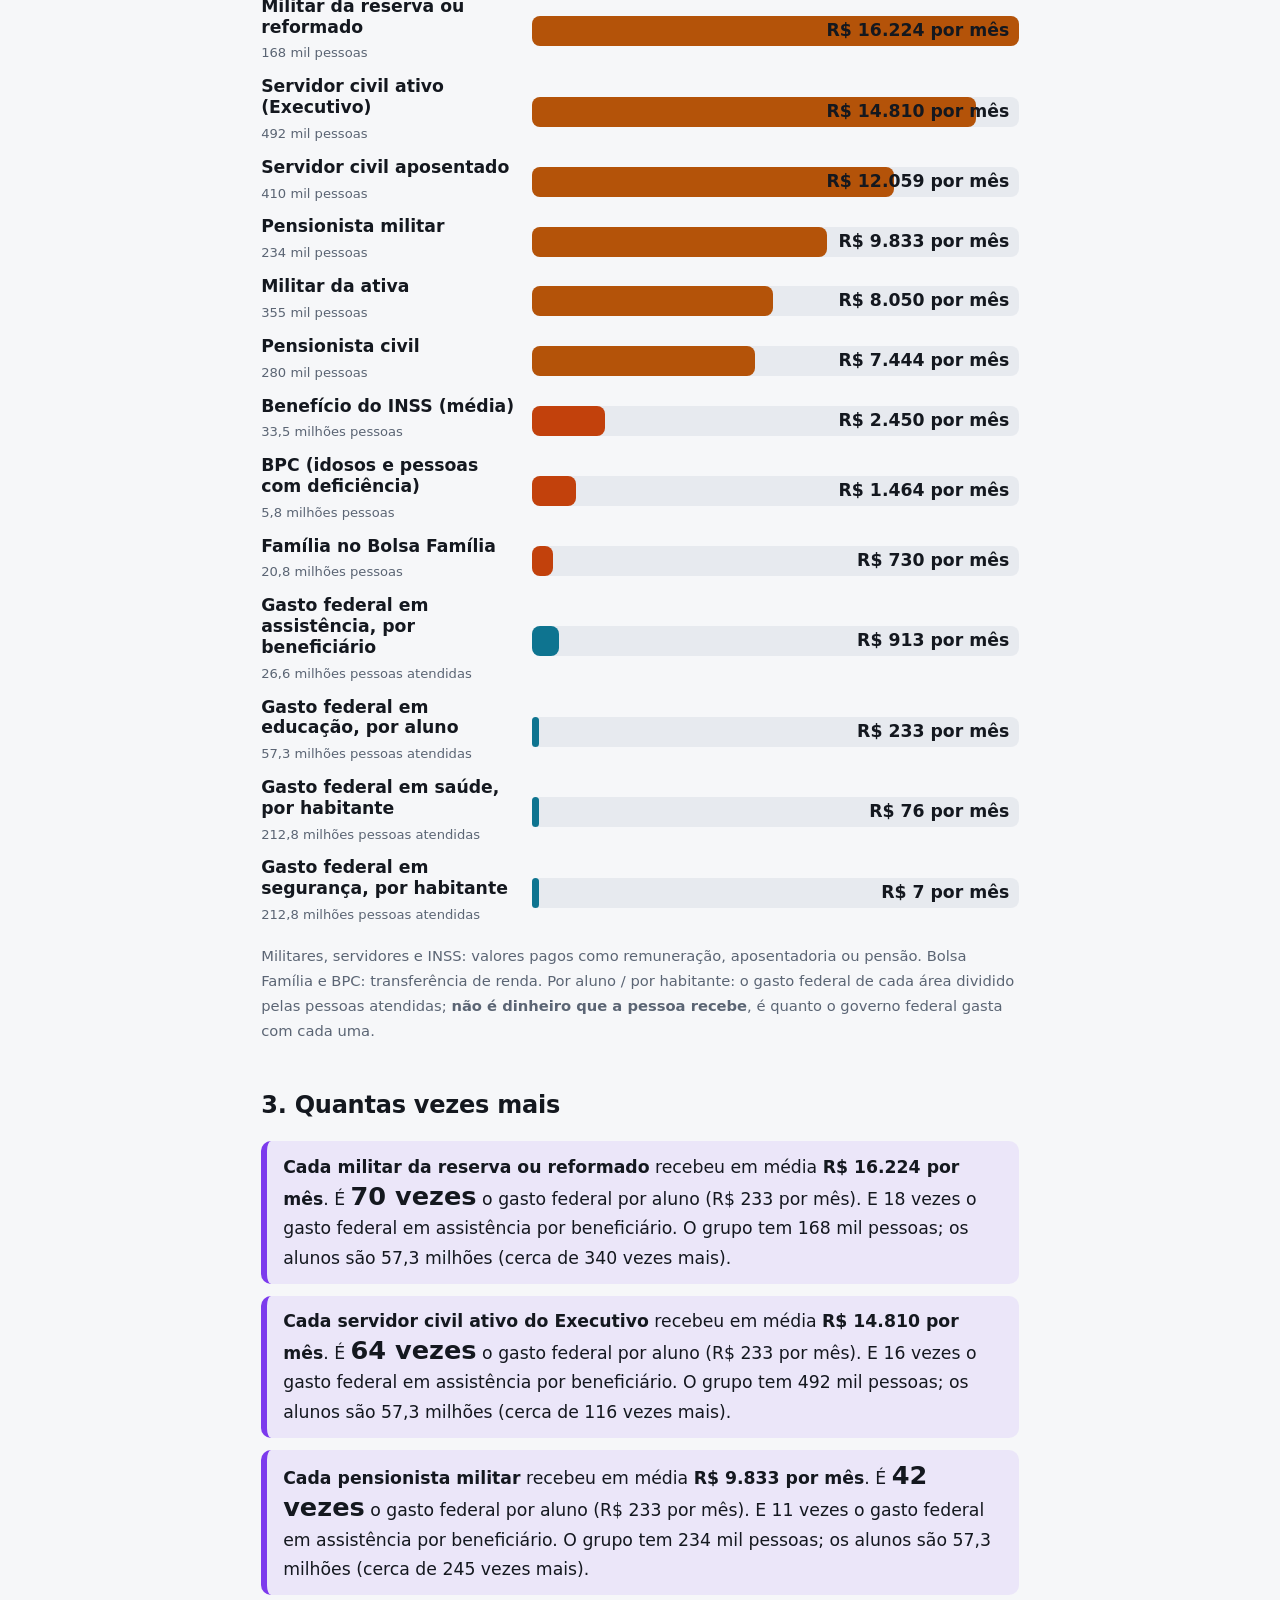
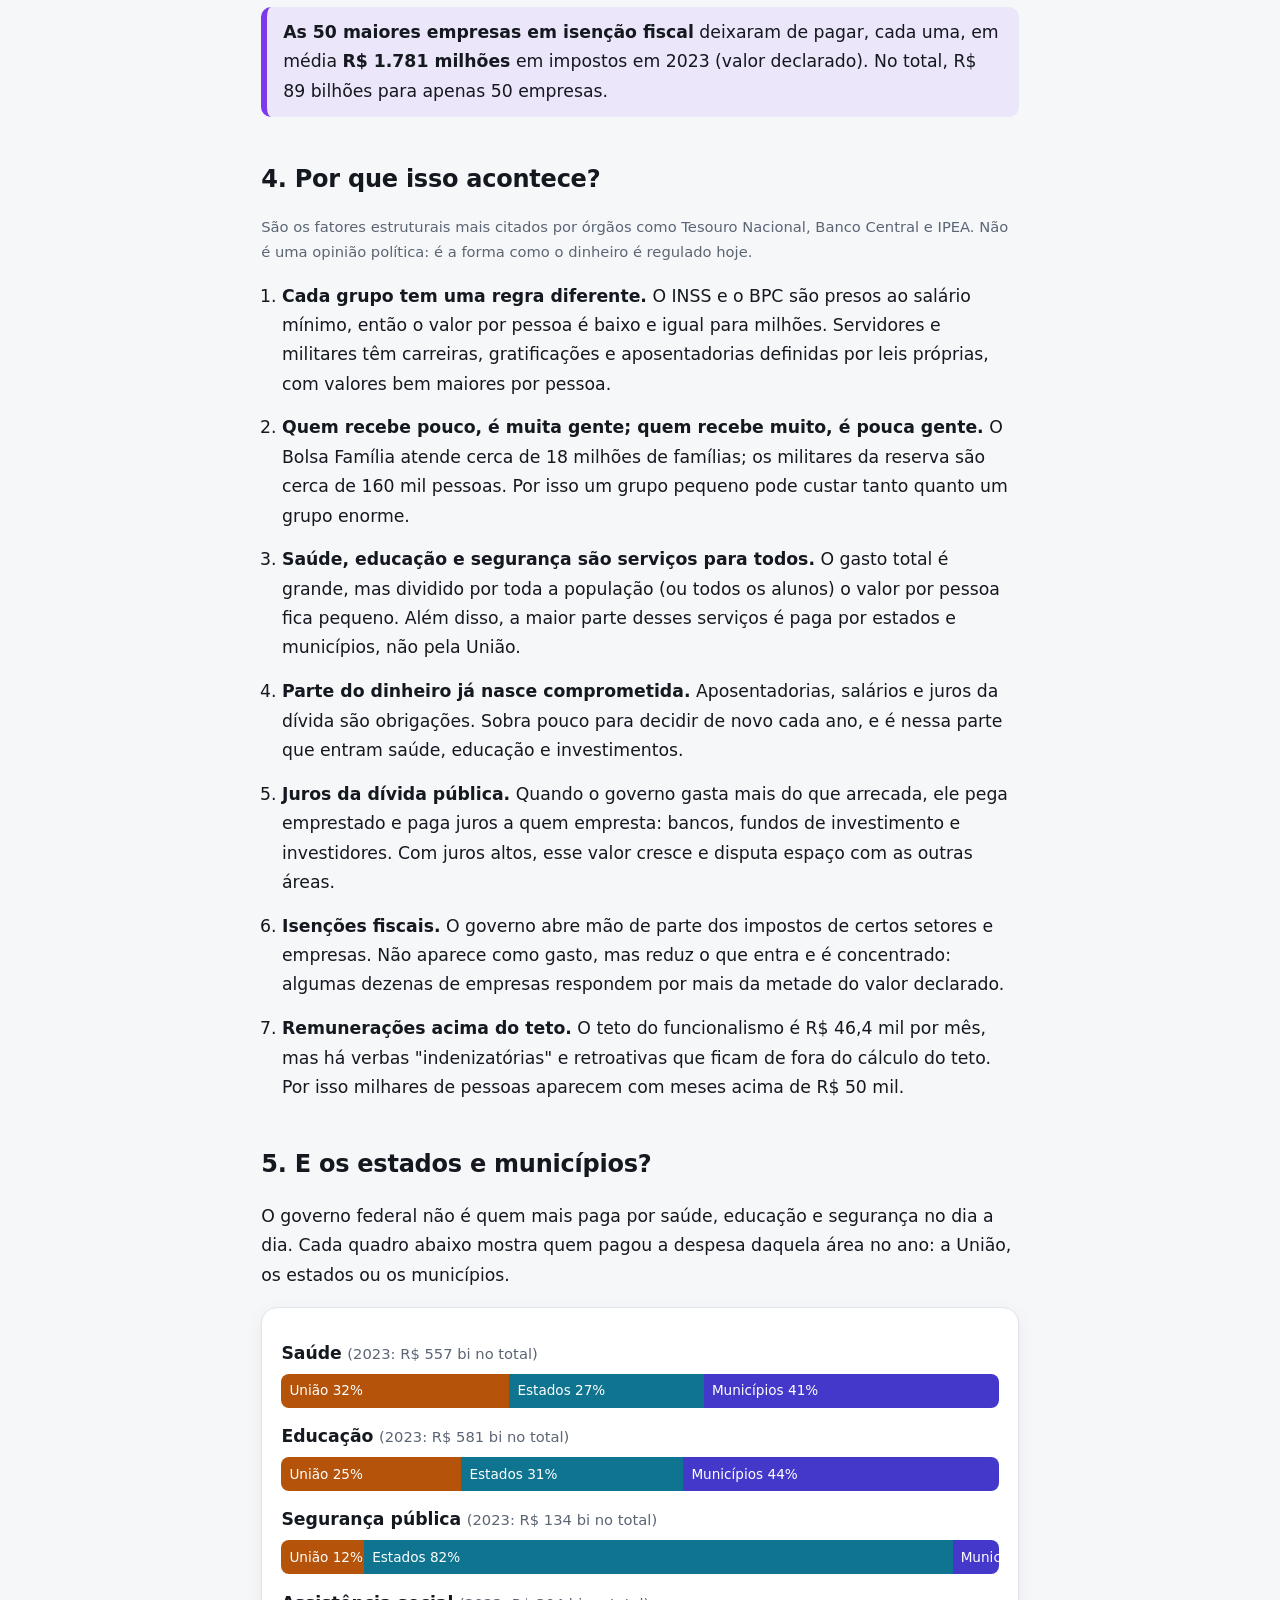
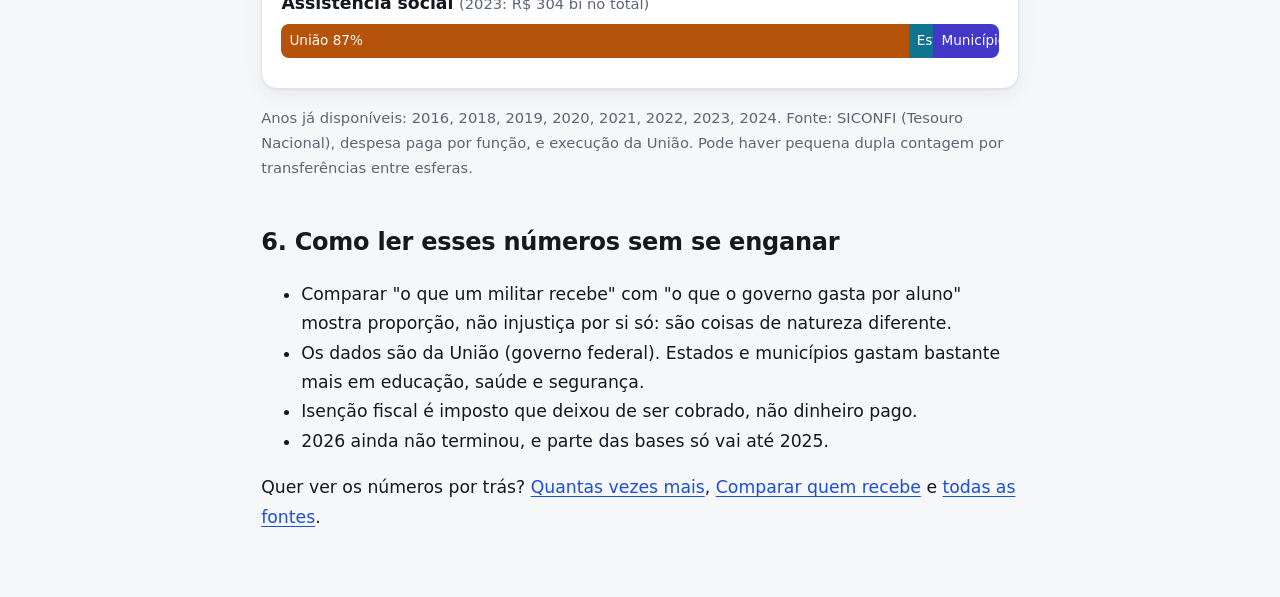
<file: site/entenda.html>
<!doctype html>
<html lang="pt-BR">
<head>
<meta charset="utf-8">
<meta name="viewport" content="width=device-width, initial-scale=1">
<title>Entenda: por que o dinheiro público chega tão diferente a cada grupo</title>
<meta name="description" content="Explicação simples, com números oficiais, de por que alguns grupos recebem muito mais por pessoa do que educação, saúde, assistência e segurança.">
<link rel="stylesheet" href="style.css?v=20261017">
<link rel="stylesheet" href="ux.css?v=20261017">
<style>
.topnav{display:flex;gap:.4rem;flex-wrap:wrap;align-items:center}.topnav a{display:inline-block;border:1px solid #3a4352;border-radius:999px;padding:.35rem .85rem;color:inherit;text-decoration:none;font-size:.9rem}
.en{max-width:860px;margin:0 auto;padding:0 max(16px,4vw) 3rem;font-size:1.08rem;line-height:1.7}
.en h2{font-size:1.5rem;margin:2.6rem 0 .4rem;letter-spacing:-.01em}
.en .lead{font-size:1.25rem;color:var(--ink)}
.en .muted{color:var(--muted);font-size:.92rem}
.en .card2{border:1px solid var(--line);border-radius:16px;padding:1rem 1.2rem;background:var(--surface);box-shadow:var(--shadow);margin:1rem 0}
.en select{font-size:1rem}
.waffle{display:grid;grid-template-columns:repeat(10,1fr);gap:4px;max-width:340px;margin:1rem 0}
.waffle i{aspect-ratio:1;border-radius:4px;display:block}
.wrow{display:grid;grid-template-columns:minmax(260px,340px) 1fr;gap:1.5rem;align-items:start}
.wleg{display:grid;gap:.45rem;font-size:1rem}
.wleg div{display:grid;grid-template-columns:16px 1fr auto;gap:.6rem;align-items:center}
.wleg i{width:14px;height:14px;border-radius:3px}
.bars2{display:grid;gap:.6rem;margin-top:1rem}
.b2{display:grid;grid-template-columns:minmax(150px,34%) 1fr;gap:.8rem;align-items:center}
.b2 .bar{height:30px;border-radius:8px;position:relative;background:color-mix(in srgb,var(--line) 70%,transparent)}
.b2 .bar i{display:block;height:100%;border-radius:8px}
.b2 .bar em{position:absolute;right:.6rem;top:50%;transform:translateY(-50%);font-style:normal;font-weight:700}
.b2 .l b{display:block;line-height:1.2}.b2 .l span{font-size:.82rem;color:var(--muted)}
.big{font-size:2.4rem;font-weight:800;line-height:1.1}
.call{display:grid;gap:.7rem;margin:1rem 0}
.call div{border-left:6px solid #7c3aed;background:color-mix(in srgb,#7c3aed 9%,transparent);padding:.7rem 1rem;border-radius:10px}
ol.why{padding-left:1.3rem}ol.why li{margin:.9rem 0}
@media(max-width:700px){.wrow{grid-template-columns:1fr}.b2{grid-template-columns:1fr}}
</style>
</head>
<body>
<header class="top">
  <div>
    <h1>Entenda em 2 minutos</h1>
    <p class="sub">Por que o dinheiro público chega tão diferente a cada grupo, com números oficiais e sem jargão.</p>
  </div>
  <nav class="topnav"><a href="index.html">Mapa</a><a href="entenda.html">Entenda</a><a href="vezes.html">Quantas vezes mais</a><a href="presidentes.html">Presidentes</a><a href="donos.html">Donos e executivos</a><a href="gestoras.html">Gestoras e donos</a><a href="salarios.html">Altos salários</a><a href="dados.html">Dados e fontes</a><a href="metodologia.html">Metodologia</a></nav>
</header>
<main class="en">
  <p class="lead">Todo ano o governo federal gasta trilhões de reais. Esta página mostra para onde vai esse dinheiro, quanto cada pessoa de cada grupo recebe por mês e por que a diferença é tão grande.</p>
  <div class="card2">Ano a observar: <select id="en-year"></select> <span class="muted">(valores corrigidos pela inflação, em reais de 2025)</span></div>

  <h2>1. Para onde vão os R$ 100 do governo federal</h2>
  <p>Imagine que tudo o que a União gastou no ano coubesse em 100 quadradinhos. Cada quadrado é R$ 1 de cada R$ 100.</p>
  <div class="wrow"><div><div class="waffle" id="en-waffle"></div><div class="muted" id="en-total"></div></div><div class="wleg" id="en-leg"></div></div>
  <p class="muted">O total inclui os juros da dívida; não inclui a "rolagem" (troca de dívida velha por nova). "Saúde" e "educação" aqui são programas e repasses; os salários de médicos, professores e policiais federais estão no quadrado de salários. Fonte: Tesouro Nacional.</p>

  <h2>2. Quanto cada pessoa recebe por mês</h2>
  <p>Agora olhe grupo a grupo. Cada barra é o valor médio <b>por pessoa, por mês</b>, antes de impostos.</p>
  <div class="bars2" id="en-bars"></div>
  <p class="muted">Militares, servidores e INSS: valores pagos como remuneração, aposentadoria ou pensão. Bolsa Família e BPC: transferência de renda. Por aluno / por habitante: o gasto federal de cada área dividido pelas pessoas atendidas; <b>não é dinheiro que a pessoa recebe</b>, é quanto o governo federal gasta com cada uma.</p>

  <h2>3. Quantas vezes mais</h2>
  <div class="call" id="en-call"></div>

  <h2>4. Por que isso acontece?</h2>
  <p class="muted">São os fatores estruturais mais citados por órgãos como Tesouro Nacional, Banco Central e IPEA. Não é uma opinião política: é a forma como o dinheiro é regulado hoje.</p>
  <ol class="why">
    <li><b>Cada grupo tem uma regra diferente.</b> O INSS e o BPC são presos ao salário mínimo, então o valor por pessoa é baixo e igual para milhões. Servidores e militares têm carreiras, gratificações e aposentadorias definidas por leis próprias, com valores bem maiores por pessoa.</li>
    <li><b>Quem recebe pouco, é muita gente; quem recebe muito, é pouca gente.</b> O Bolsa Família atende cerca de 18 milhões de famílias; os militares da reserva são cerca de 160 mil pessoas. Por isso um grupo pequeno pode custar tanto quanto um grupo enorme.</li>
    <li><b>Saúde, educação e segurança são serviços para todos.</b> O gasto total é grande, mas dividido por toda a população (ou todos os alunos) o valor por pessoa fica pequeno. Além disso, a maior parte desses serviços é paga por estados e municípios, não pela União.</li>
    <li><b>Parte do dinheiro já nasce comprometida.</b> Aposentadorias, salários e juros da dívida são obrigações. Sobra pouco para decidir de novo cada ano, e é nessa parte que entram saúde, educação e investimentos.</li>
    <li><b>Juros da dívida pública.</b> Quando o governo gasta mais do que arrecada, ele pega emprestado e paga juros a quem empresta: bancos, fundos de investimento e investidores. Com juros altos, esse valor cresce e disputa espaço com as outras áreas.</li>
    <li><b>Isenções fiscais.</b> O governo abre mão de parte dos impostos de certos setores e empresas. Não aparece como gasto, mas reduz o que entra e é concentrado: algumas dezenas de empresas respondem por mais da metade do valor declarado.</li>
    <li><b>Remunerações acima do teto.</b> O teto do funcionalismo é R$ 46,4 mil por mês, mas há verbas "indenizatórias" e retroativas que ficam de fora do cálculo do teto. Por isso milhares de pessoas aparecem com meses acima de R$ 50 mil.</li>
  </ol>

  <h2>5. E os estados e municípios?</h2>
  <p>O governo federal não é quem mais paga por saúde, educação e segurança no dia a dia. Cada quadro abaixo mostra quem pagou a despesa daquela área no ano: a União, os estados ou os municípios.</p>
  <div class="card2" id="en-esf"></div>
  <p class="muted" id="en-esfnote"></p>

  <h2>6. Como ler esses números sem se enganar</h2>
  <ul>
    <li>Comparar "o que um militar recebe" com "o que o governo gasta por aluno" mostra proporção, não injustiça por si só: são coisas de natureza diferente.</li>
    <li>Os dados são da União (governo federal). Estados e municípios gastam bastante mais em educação, saúde e segurança.</li>
    <li>Isenção fiscal é imposto que deixou de ser cobrado, não dinheiro pago.</li>
    <li>2026 ainda não terminou, e parte das bases só vai até 2025.</li>
  </ul>
  <p>Quer ver os números por trás? <a href="vezes.html">Quantas vezes mais</a>, <a href="index.html#comparar">Comparar quem recebe</a> e <a href="dados.html">todas as fontes</a>.</p>
</main>
<script src="data.js?v=20261017"></script>
<script src="data_entenda.js?v=20261017"></script>
<script src="data_entenda_esf.js?v=20261017"></script>
<script src="entenda.js?v=20261017"></script>
<script src="ux.js?v=20261017" defer></script>
</body>
</html>
</file>
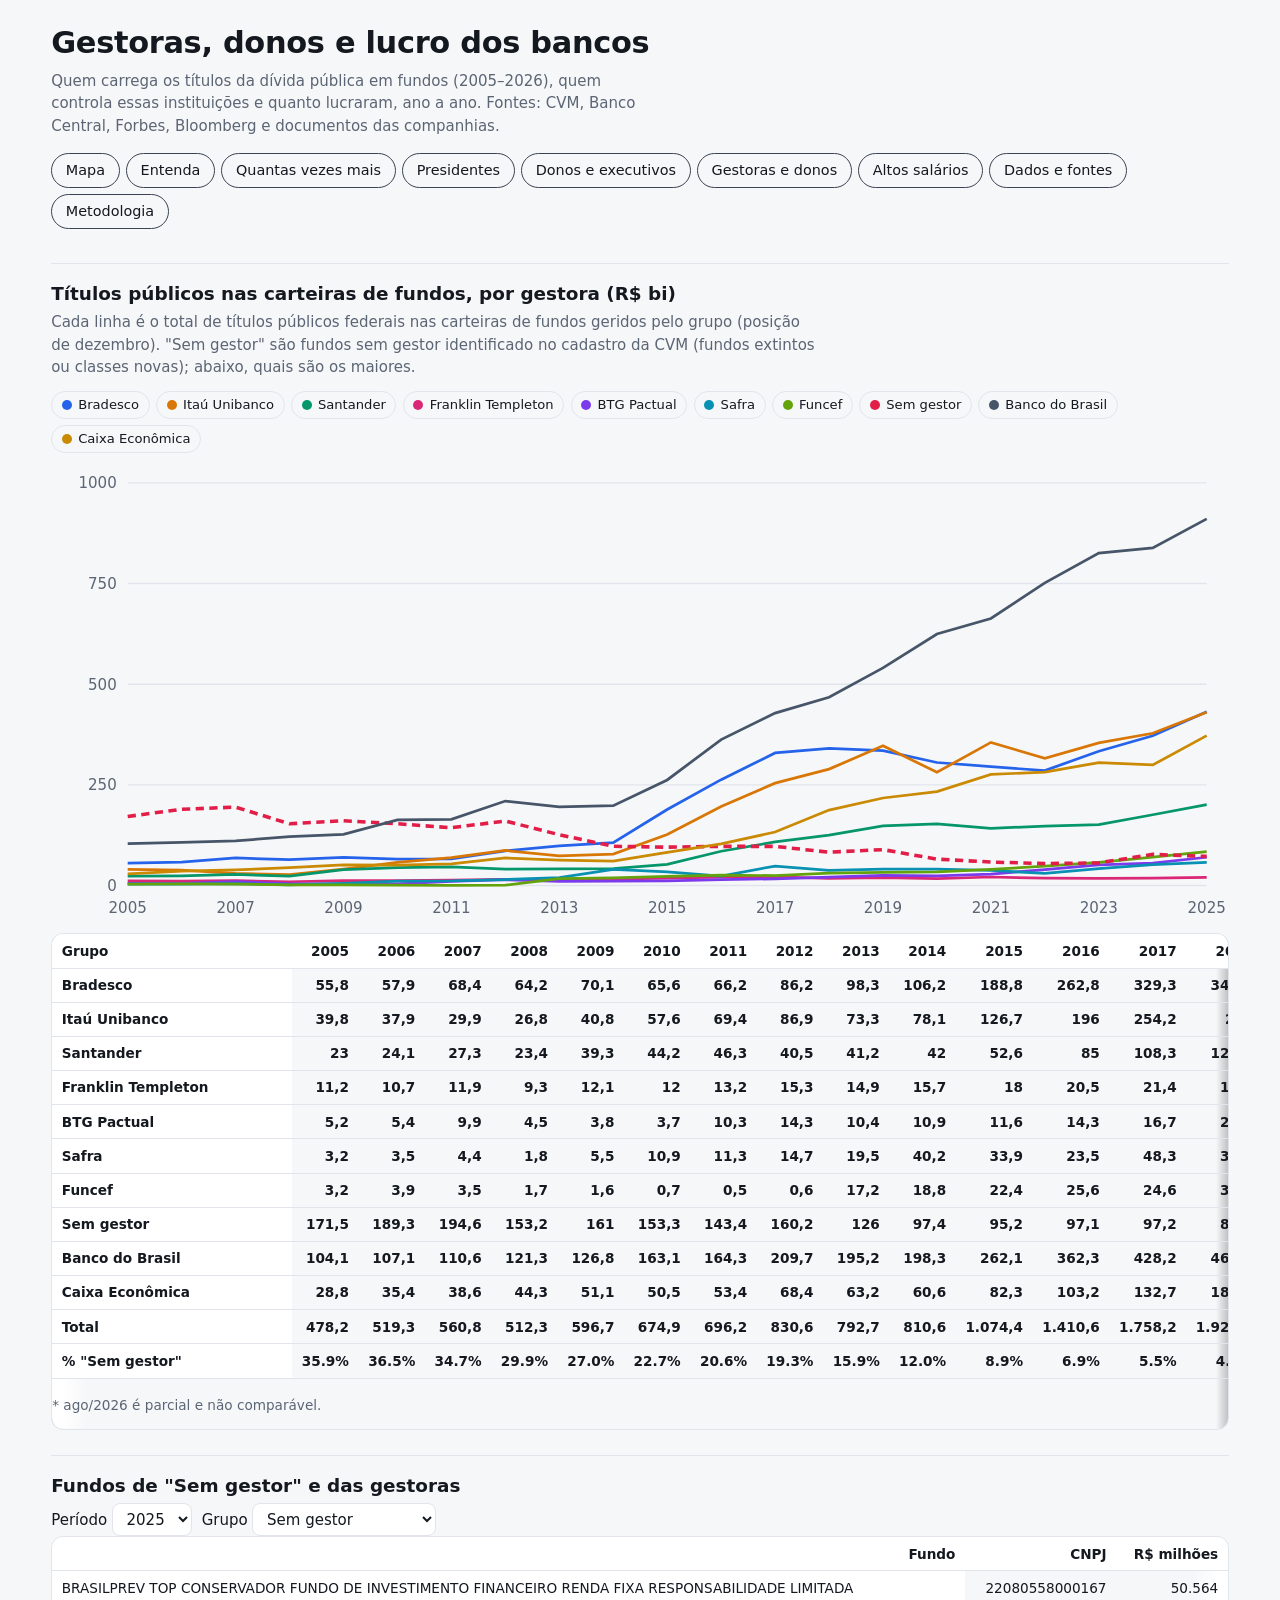
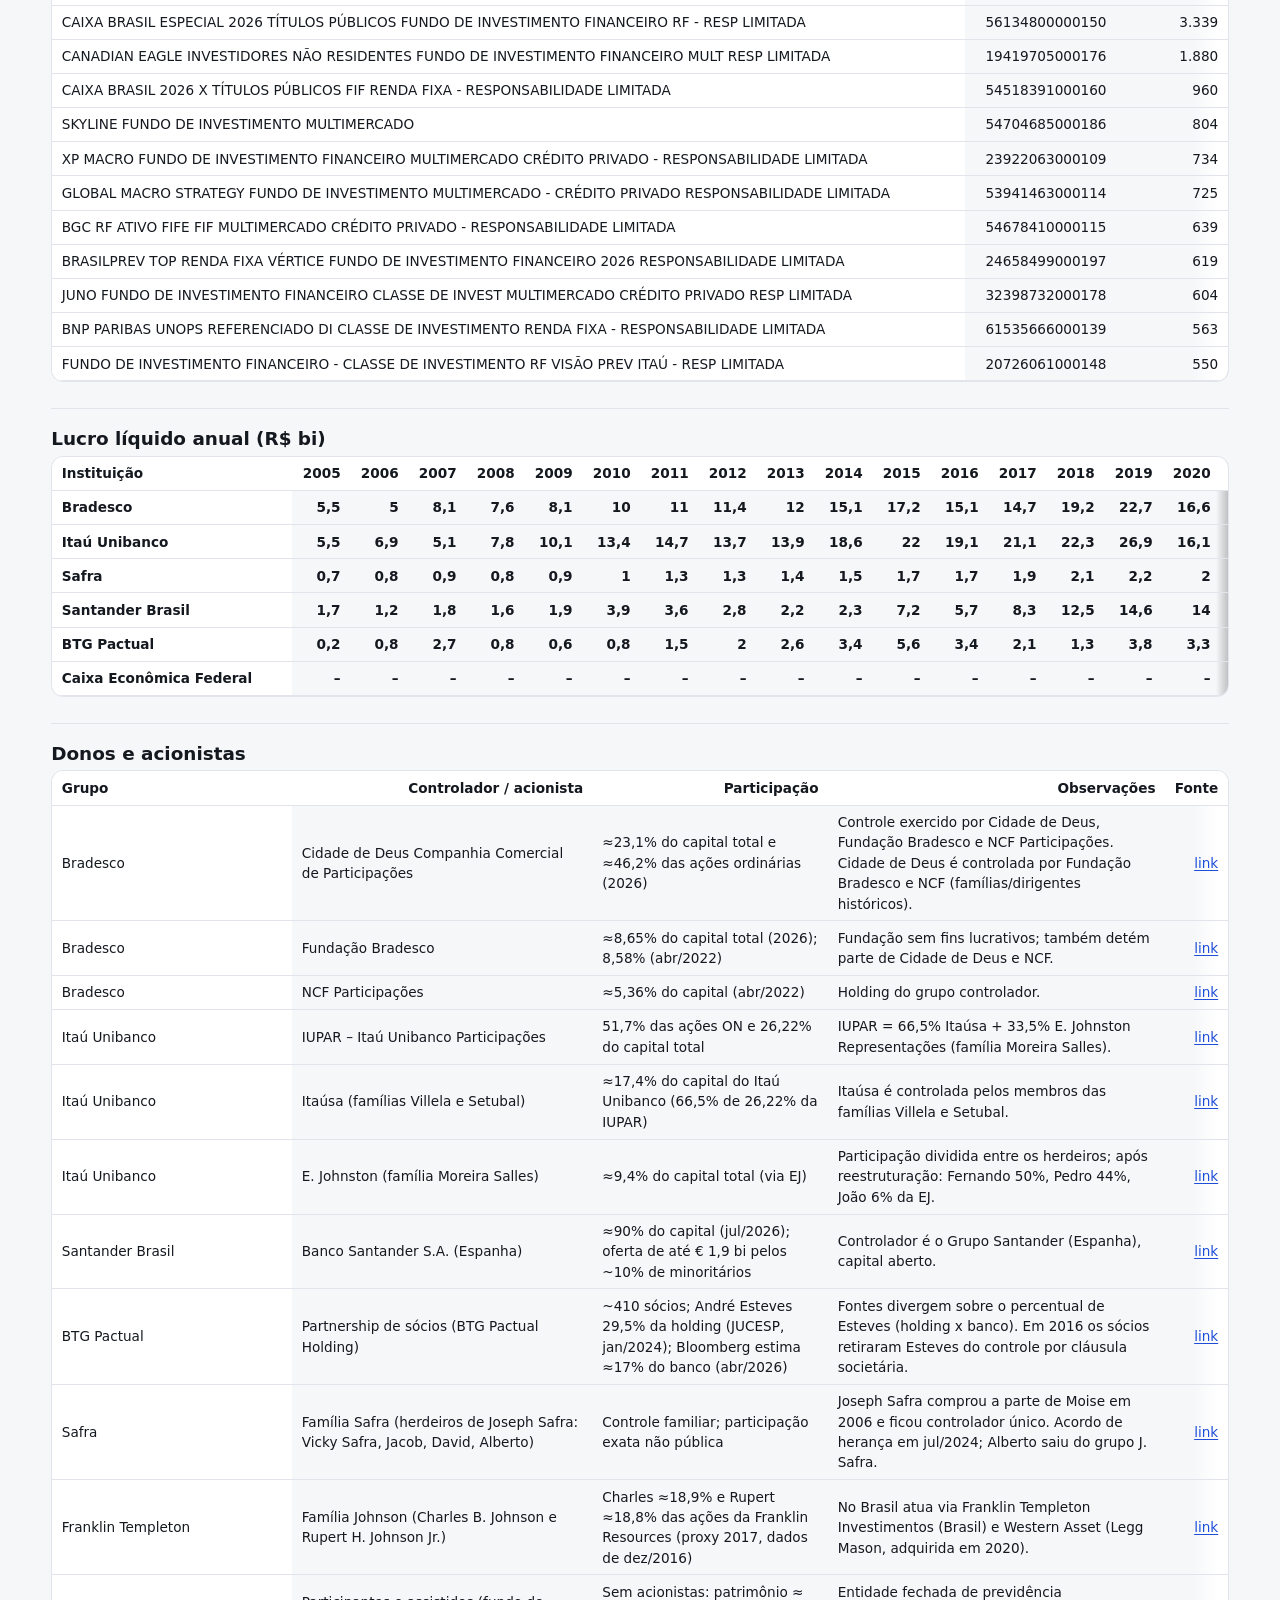
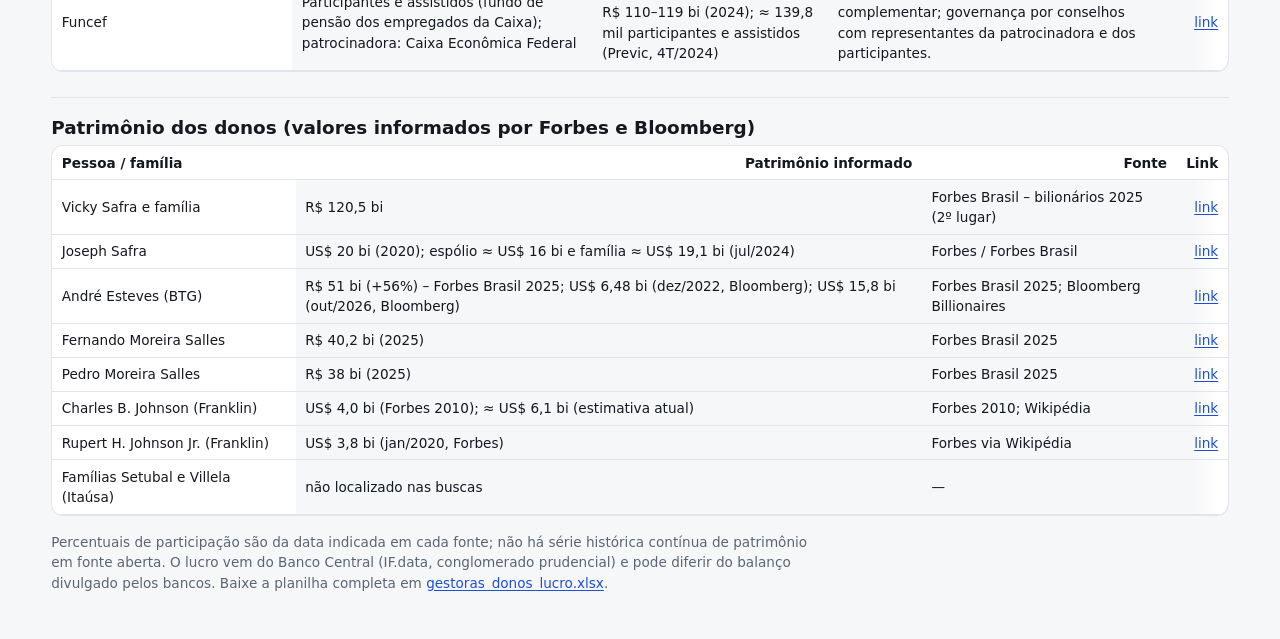
<file: site/gestoras.html>
<!doctype html>
<html lang="pt-BR">
<head>
<meta charset="utf-8">
<meta name="viewport" content="width=device-width, initial-scale=1">
<title>Gestoras, donos e lucro dos bancos</title>
<link rel="stylesheet" href="style.css?v=20261017">
<link rel="stylesheet" href="ux.css?v=20261017">
<style>.topnav{display:flex;gap:.4rem;flex-wrap:wrap;align-items:center}.topnav a,a.cmpbtn{display:inline-block;border:1px solid #3a4352;border-radius:999px;padding:.35rem .85rem;color:inherit;text-decoration:none;font-size:.9rem}.topnav a:hover{background:rgba(124,58,237,.18)}a.cmpbtn{border:0;color:#fff;font-weight:600}table.list th:first-child,table.list td:first-child{min-width:0;position:static;text-align:right}</style>
</head>
<body>
<header class="top">
  <div>
    <h1>Gestoras, donos e lucro dos bancos</h1>
    <p class="sub">Quem carrega os títulos da dívida pública em fundos (2005–2026), quem controla essas instituições e quanto lucraram, ano a ano. Fontes: CVM, Banco Central, Forbes, Bloomberg e documentos das companhias.</p>
  </div>
  <nav class="topnav"><a href="index.html">Mapa</a><a href="entenda.html">Entenda</a><a href="vezes.html">Quantas vezes mais</a><a href="presidentes.html">Presidentes</a><a href="donos.html">Donos e executivos</a><a href="gestoras.html">Gestoras e donos</a><a href="salarios.html">Altos salários</a><a href="dados.html">Dados e fontes</a><a href="metodologia.html">Metodologia</a></nav>
</header>
<main>
  <h2 class="sec">Títulos públicos nas carteiras de fundos, por gestora (R$ bi)</h2>
  <p class="cmp-sub">Cada linha é o total de títulos públicos federais nas carteiras de fundos geridos pelo grupo (posição de dezembro). "Sem gestor" são fundos sem gestor identificado no cadastro da CVM (fundos extintos ou classes novas); abaixo, quais são os maiores.</p>
  <div class="legend" id="g-leg"></div>
  <div class="chartwrap"><svg id="g-chart" viewBox="0 0 860 340"></svg><div id="g-tip" class="tip" hidden></div></div>
  <div class="tablewrap"><table id="g-tab" class="heat"></table></div>
  <h2 class="sec">Fundos de "Sem gestor" e das gestoras</h2>
  <div class="cmp-ab"><label>Período <select id="g-per"></select></label><label>Grupo <select id="g-grp"></select></label></div>
  <div class="tablewrap"><table id="g-funds"></table></div>
  <h2 class="sec">Lucro líquido anual (R$ bi)</h2>
  <div class="tablewrap"><table id="g-lucro" class="heat"></table></div>
  <h2 class="sec">Donos e acionistas</h2>
  <div class="tablewrap"><table id="g-donos"></table></div>
  <h2 class="sec">Patrimônio dos donos (valores informados por Forbes e Bloomberg)</h2>
  <div class="tablewrap"><table id="g-patr"></table></div>
  <p class="foot">Percentuais de participação são da data indicada em cada fonte; não há série histórica contínua de patrimônio em fonte aberta. O lucro vem do Banco Central (IF.data, conglomerado prudencial) e pode diferir do balanço divulgado pelos bancos. Baixe a planilha completa em <a href="planilhas/gestoras_donos_lucro.xlsx">gestoras_donos_lucro.xlsx</a>.</p>
</main>
<script src="data_gestoras.js?v=20261017"></script>
<script src="gestoras.js?v=20261017"></script>
<script src="ux.js?v=20261017" defer></script>
</body>
</html>
</file>
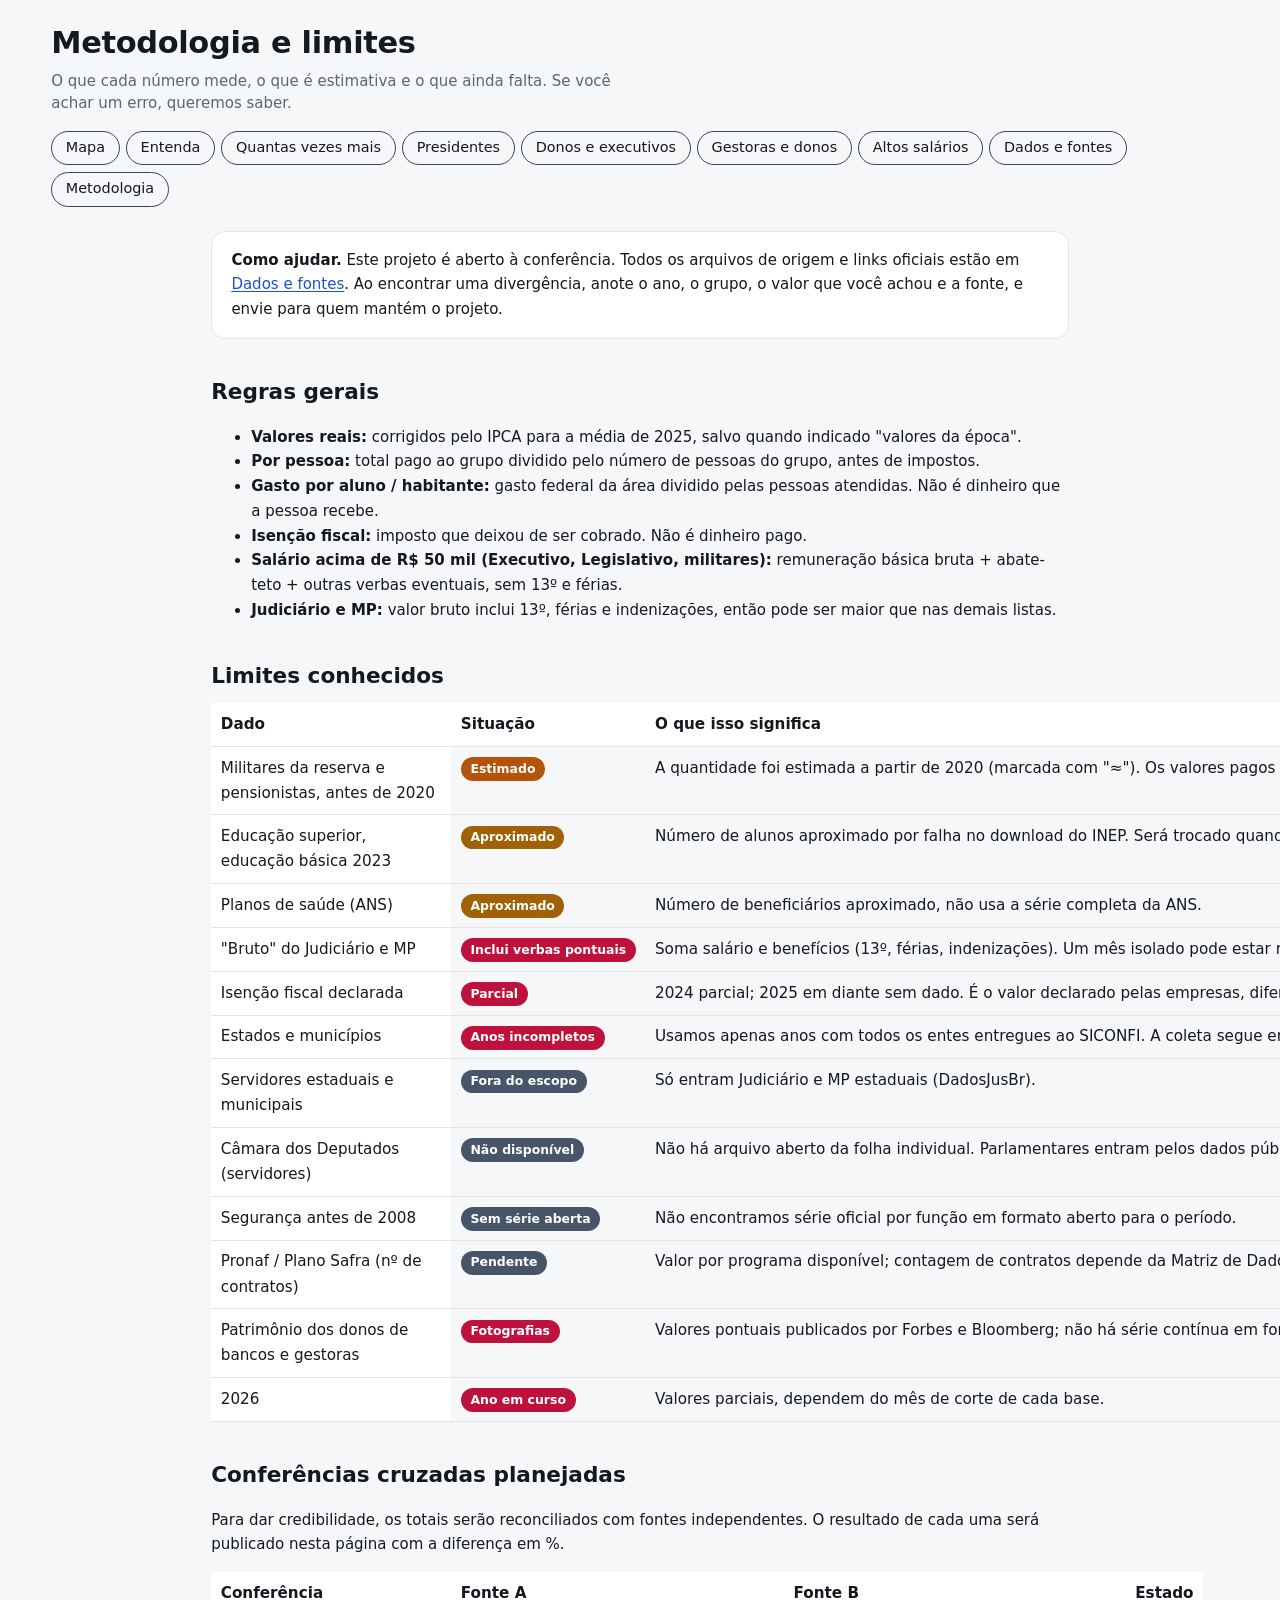
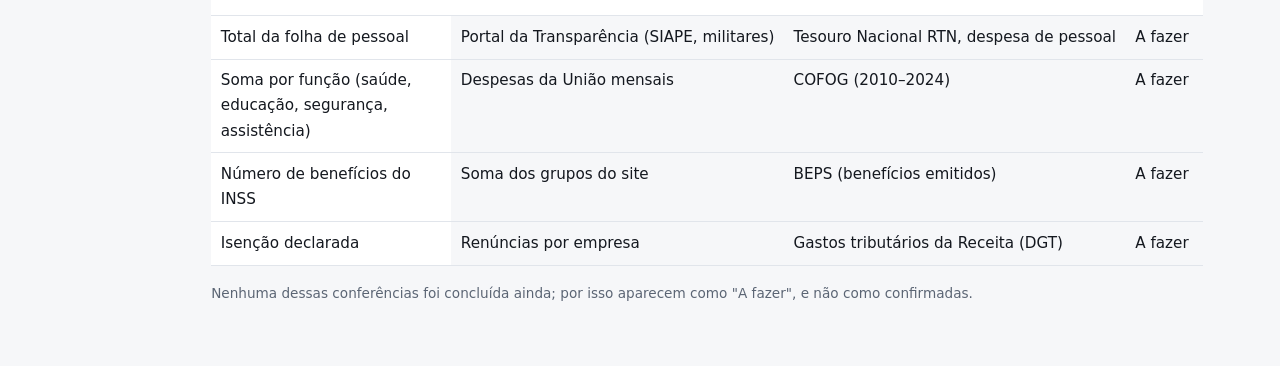
<file: site/metodologia.html>
<!doctype html>
<html lang="pt-BR">
<head>
<meta charset="utf-8">
<meta name="viewport" content="width=device-width, initial-scale=1">
<title>Metodologia e limites dos dados</title>
<meta name="description" content="Como cada número foi calculado, o que é estimativa e o que ainda falta. Ajude a corrigir.">
<link rel="stylesheet" href="style.css?v=20261017">
<link rel="stylesheet" href="ux.css?v=20261017">
<style>
.topnav{display:flex;gap:.4rem;flex-wrap:wrap;align-items:center}.topnav a{display:inline-block;border:1px solid #3a4352;border-radius:999px;padding:.35rem .85rem;color:inherit;text-decoration:none;font-size:.9rem}.topnav a:hover{background:rgba(124,58,237,.18)}
.mt{max-width:960px;margin:0 auto;padding:0 max(16px,4vw) 3rem;line-height:1.65}
.mt h2{margin:2.2rem 0 .5rem}
.mt table{width:100%;border-collapse:collapse;font-size:.95rem;margin:.6rem 0}
.mt th,.mt td{border-bottom:1px solid var(--line);padding:.55rem .6rem;text-align:left;vertical-align:top}
.tag{display:inline-block;border-radius:999px;padding:.1rem .6rem;font-size:.78rem;font-weight:700;color:#fff}
.t-est{background:#b45309}.t-apx{background:#a16207}.t-par{background:#be123c}.t-ok{background:#15803d}.t-fal{background:#475569}
.box{border:1px solid var(--line);border-radius:14px;padding:1rem 1.2rem;background:var(--surface);margin:1rem 0}
</style>
</head>
<body>
<header class="top">
  <div>
    <h1>Metodologia e limites</h1>
    <p class="sub">O que cada número mede, o que é estimativa e o que ainda falta. Se você achar um erro, queremos saber.</p>
  </div>
  <nav class="topnav"><a href="index.html">Mapa</a><a href="entenda.html">Entenda</a><a href="vezes.html">Quantas vezes mais</a><a href="presidentes.html">Presidentes</a><a href="donos.html">Donos e executivos</a><a href="gestoras.html">Gestoras e donos</a><a href="salarios.html">Altos salários</a><a href="dados.html">Dados e fontes</a><a href="metodologia.html">Metodologia</a></nav>
</header>
<main class="mt">
  <div class="box"><b>Como ajudar.</b> Este projeto é aberto à conferência. Todos os arquivos de origem e links oficiais estão em <a href="dados.html">Dados e fontes</a>. Ao encontrar uma divergência, anote o ano, o grupo, o valor que você achou e a fonte, e envie para quem mantém o projeto.</div>

  <h2>Regras gerais</h2>
  <ul>
    <li><b>Valores reais:</b> corrigidos pelo IPCA para a média de 2025, salvo quando indicado "valores da época".</li>
    <li><b>Por pessoa:</b> total pago ao grupo dividido pelo número de pessoas do grupo, antes de impostos.</li>
    <li><b>Gasto por aluno / habitante:</b> gasto federal da área dividido pelas pessoas atendidas. Não é dinheiro que a pessoa recebe.</li>
    <li><b>Isenção fiscal:</b> imposto que deixou de ser cobrado. Não é dinheiro pago.</li>
    <li><b>Salário acima de R$ 50 mil (Executivo, Legislativo, militares):</b> remuneração básica bruta + abate-teto + outras verbas eventuais, sem 13º e férias.</li>
    <li><b>Judiciário e MP:</b> valor bruto inclui 13º, férias e indenizações, então pode ser maior que nas demais listas.</li>
  </ul>

  <h2>Limites conhecidos</h2>
  <table class="stack">
    <thead><tr><th>Dado</th><th>Situação</th><th>O que isso significa</th></tr></thead>
    <tbody>
      <tr><td>Militares da reserva e pensionistas, antes de 2020</td><td><span class="tag t-est">Estimado</span></td><td>A quantidade foi estimada a partir de 2020 (marcada com "≈"). Os valores pagos vêm do orçamento e são oficiais.</td></tr>
      <tr><td>Educação superior, educação básica 2023</td><td><span class="tag t-apx">Aproximado</span></td><td>Número de alunos aproximado por falha no download do INEP. Será trocado quando o arquivo oficial for obtido.</td></tr>
      <tr><td>Planos de saúde (ANS)</td><td><span class="tag t-apx">Aproximado</span></td><td>Número de beneficiários aproximado, não usa a série completa da ANS.</td></tr>
      <tr><td>"Bruto" do Judiciário e MP</td><td><span class="tag t-par">Inclui verbas pontuais</span></td><td>Soma salário e benefícios (13º, férias, indenizações). Um mês isolado pode estar muito acima do habitual.</td></tr>
      <tr><td>Isenção fiscal declarada</td><td><span class="tag t-par">Parcial</span></td><td>2024 parcial; 2025 em diante sem dado. É o valor declarado pelas empresas, diferente do gasto tributário oficial (Receita, DGT).</td></tr>
      <tr><td>Estados e municípios</td><td><span class="tag t-par">Anos incompletos</span></td><td>Usamos apenas anos com todos os entes entregues ao SICONFI. A coleta segue em andamento.</td></tr>
      <tr><td>Servidores estaduais e municipais</td><td><span class="tag t-fal">Fora do escopo</span></td><td>Só entram Judiciário e MP estaduais (DadosJusBr).</td></tr>
      <tr><td>Câmara dos Deputados (servidores)</td><td><span class="tag t-fal">Não disponível</span></td><td>Não há arquivo aberto da folha individual. Parlamentares entram pelos dados públicos disponíveis.</td></tr>
      <tr><td>Segurança antes de 2008</td><td><span class="tag t-fal">Sem série aberta</span></td><td>Não encontramos série oficial por função em formato aberto para o período.</td></tr>
      <tr><td>Pronaf / Plano Safra (nº de contratos)</td><td><span class="tag t-fal">Pendente</span></td><td>Valor por programa disponível; contagem de contratos depende da Matriz de Dados do Crédito Rural (Banco Central).</td></tr>
      <tr><td>Patrimônio dos donos de bancos e gestoras</td><td><span class="tag t-par">Fotografias</span></td><td>Valores pontuais publicados por Forbes e Bloomberg; não há série contínua em fonte aberta.</td></tr>
      <tr><td>2026</td><td><span class="tag t-par">Ano em curso</span></td><td>Valores parciais, dependem do mês de corte de cada base.</td></tr>
    </tbody>
  </table>

  <h2>Conferências cruzadas planejadas</h2>
  <p>Para dar credibilidade, os totais serão reconciliados com fontes independentes. O resultado de cada uma será publicado nesta página com a diferença em %.</p>
  <table class="stack">
    <thead><tr><th>Conferência</th><th>Fonte A</th><th>Fonte B</th><th>Estado</th></tr></thead>
    <tbody>
      <tr><td>Total da folha de pessoal</td><td>Portal da Transparência (SIAPE, militares)</td><td>Tesouro Nacional RTN, despesa de pessoal</td><td>A fazer</td></tr>
      <tr><td>Soma por função (saúde, educação, segurança, assistência)</td><td>Despesas da União mensais</td><td>COFOG (2010–2024)</td><td>A fazer</td></tr>
      <tr><td>Número de benefícios do INSS</td><td>Soma dos grupos do site</td><td>BEPS (benefícios emitidos)</td><td>A fazer</td></tr>
      <tr><td>Isenção declarada</td><td>Renúncias por empresa</td><td>Gastos tributários da Receita (DGT)</td><td>A fazer</td></tr>
    </tbody>
  </table>
  <p class="foot">Nenhuma dessas conferências foi concluída ainda; por isso aparecem como "A fazer", e não como confirmadas.</p>
</main>
<script src="stack.js?v=20261017"></script>
<script src="ux.js?v=20261017" defer></script>
</body>
</html>
</file>
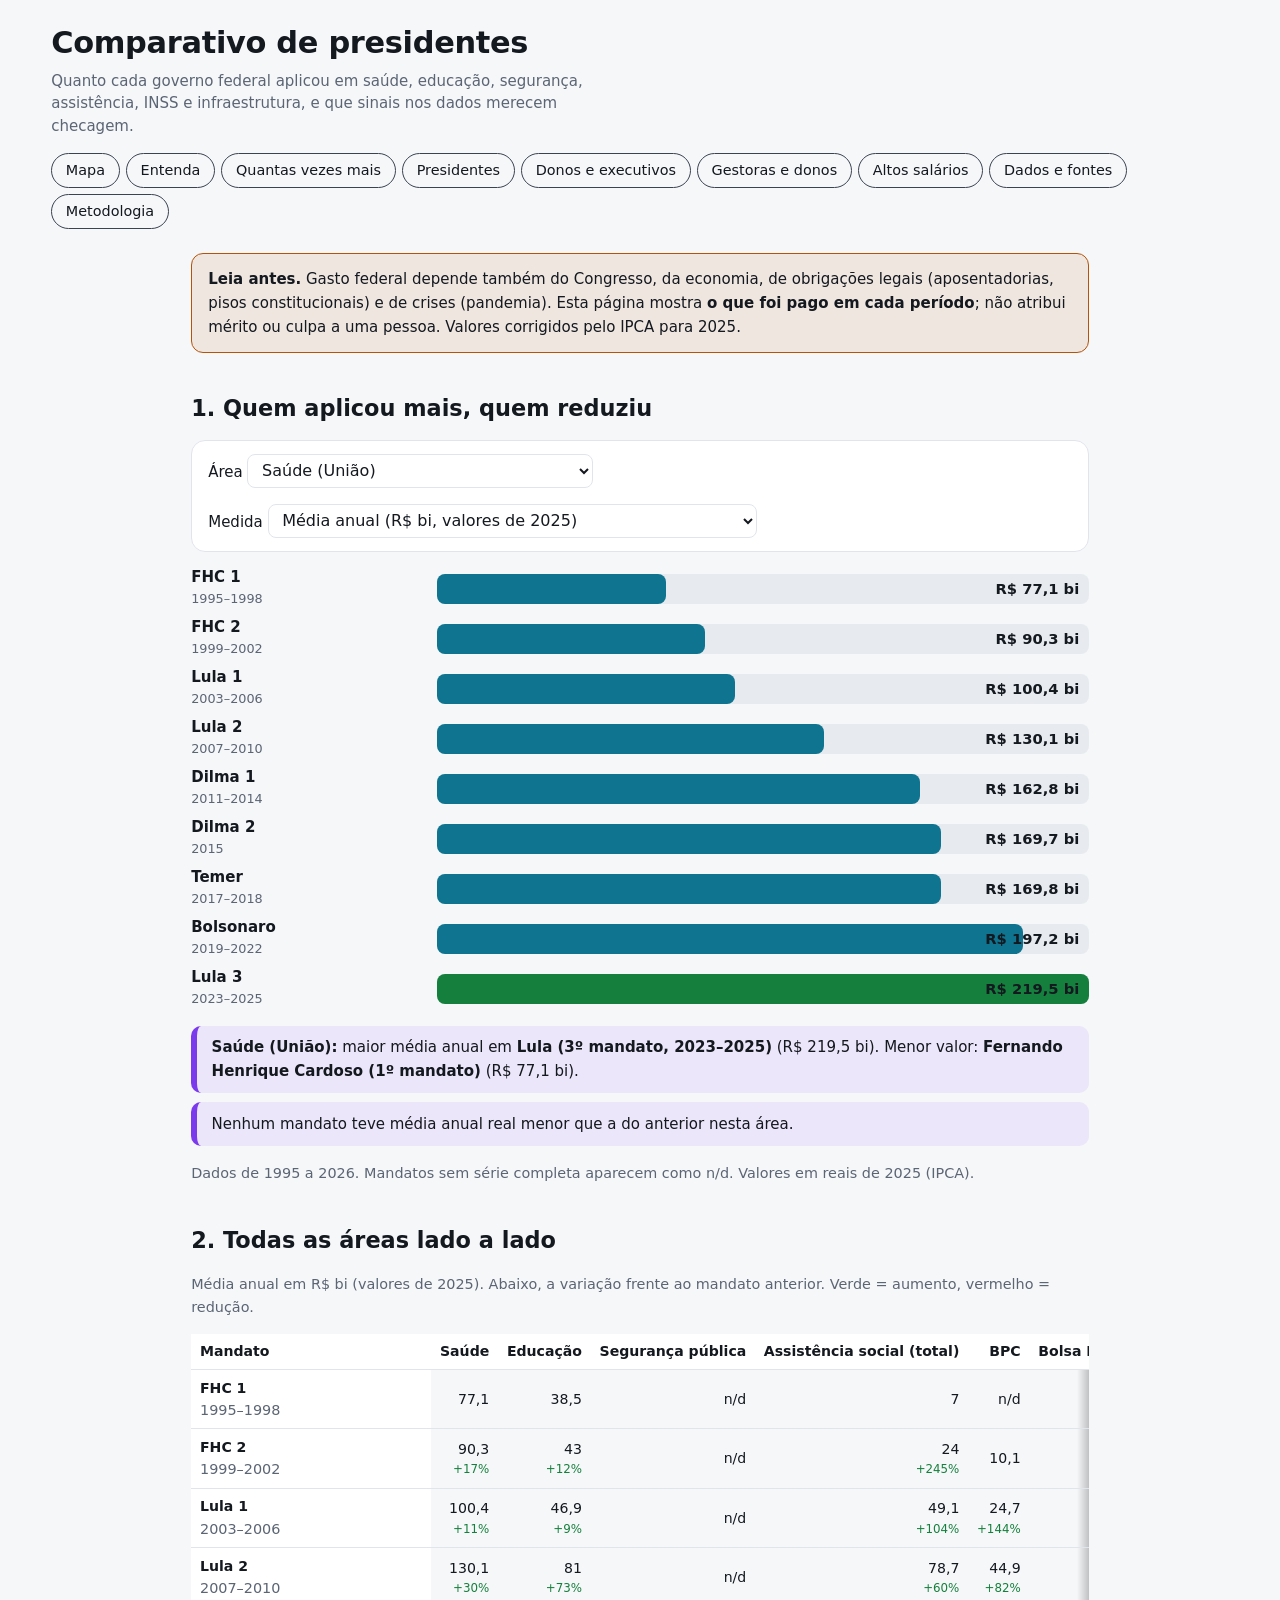
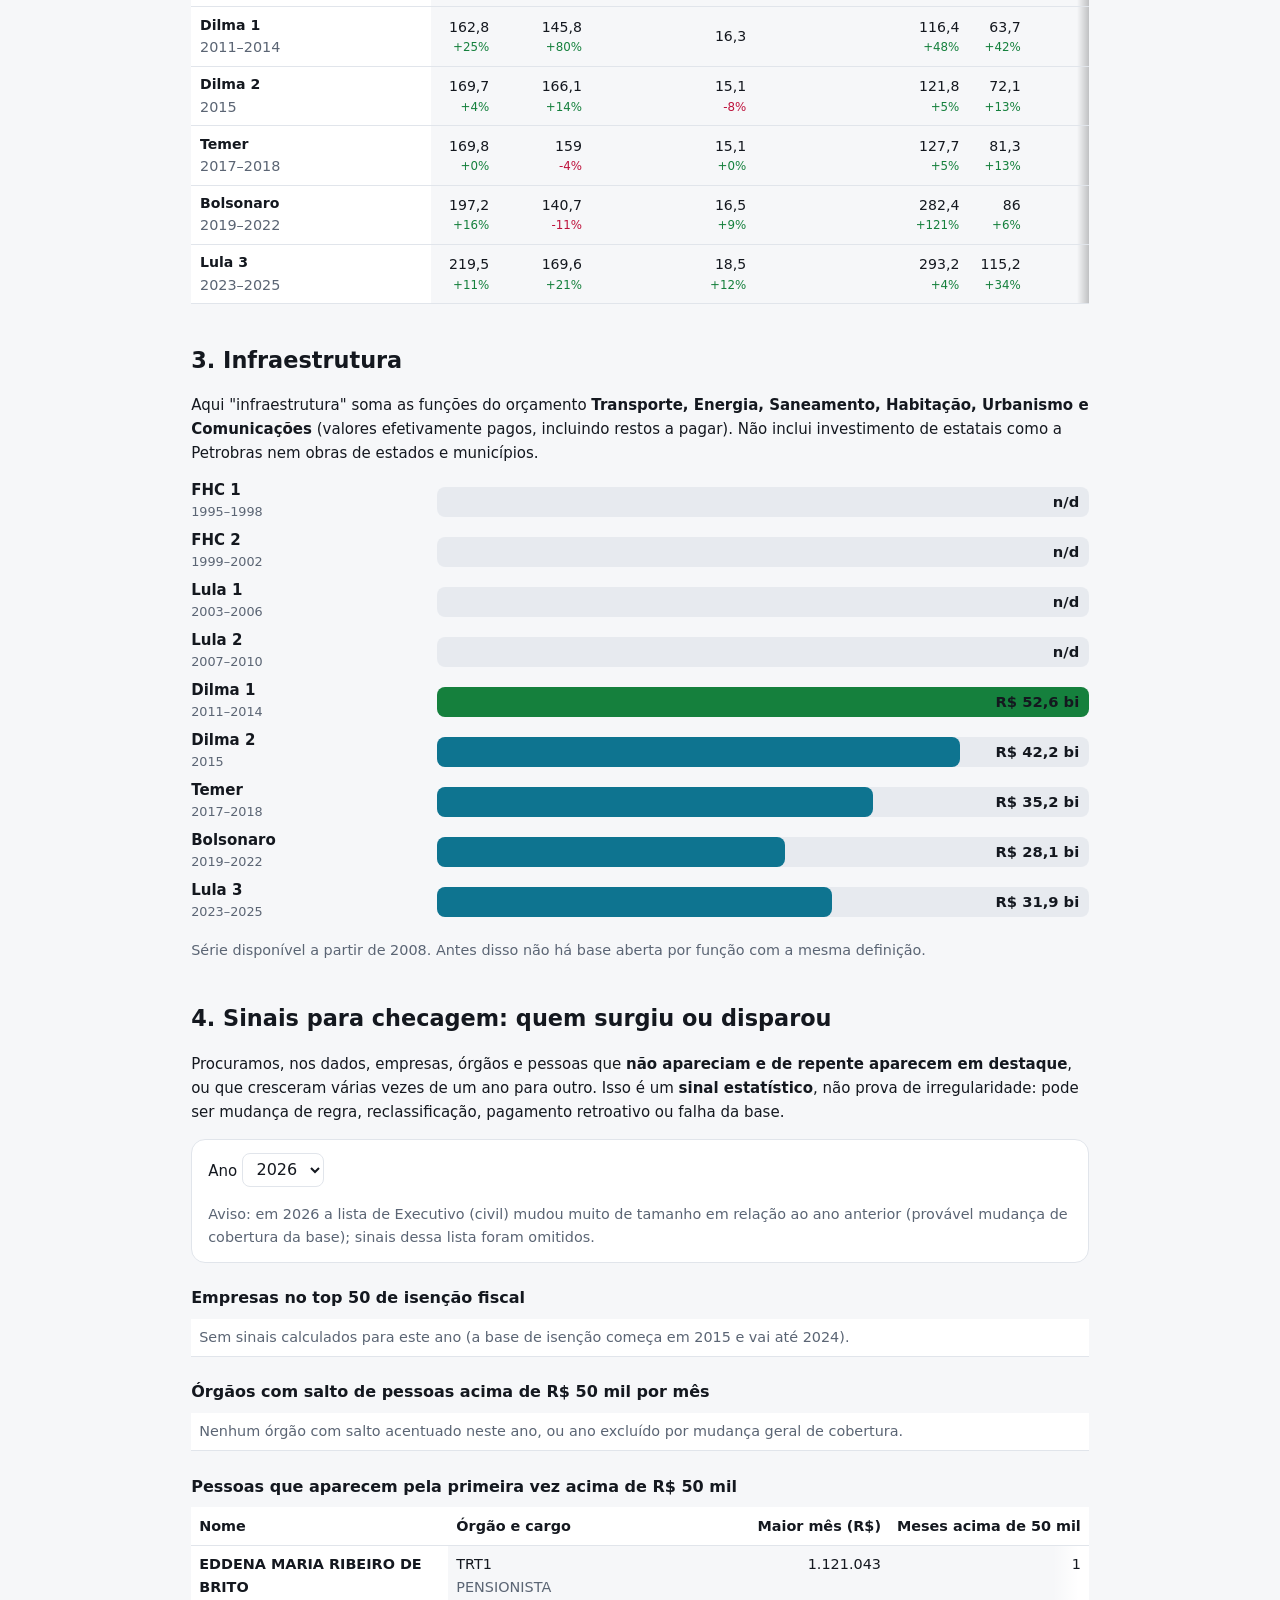
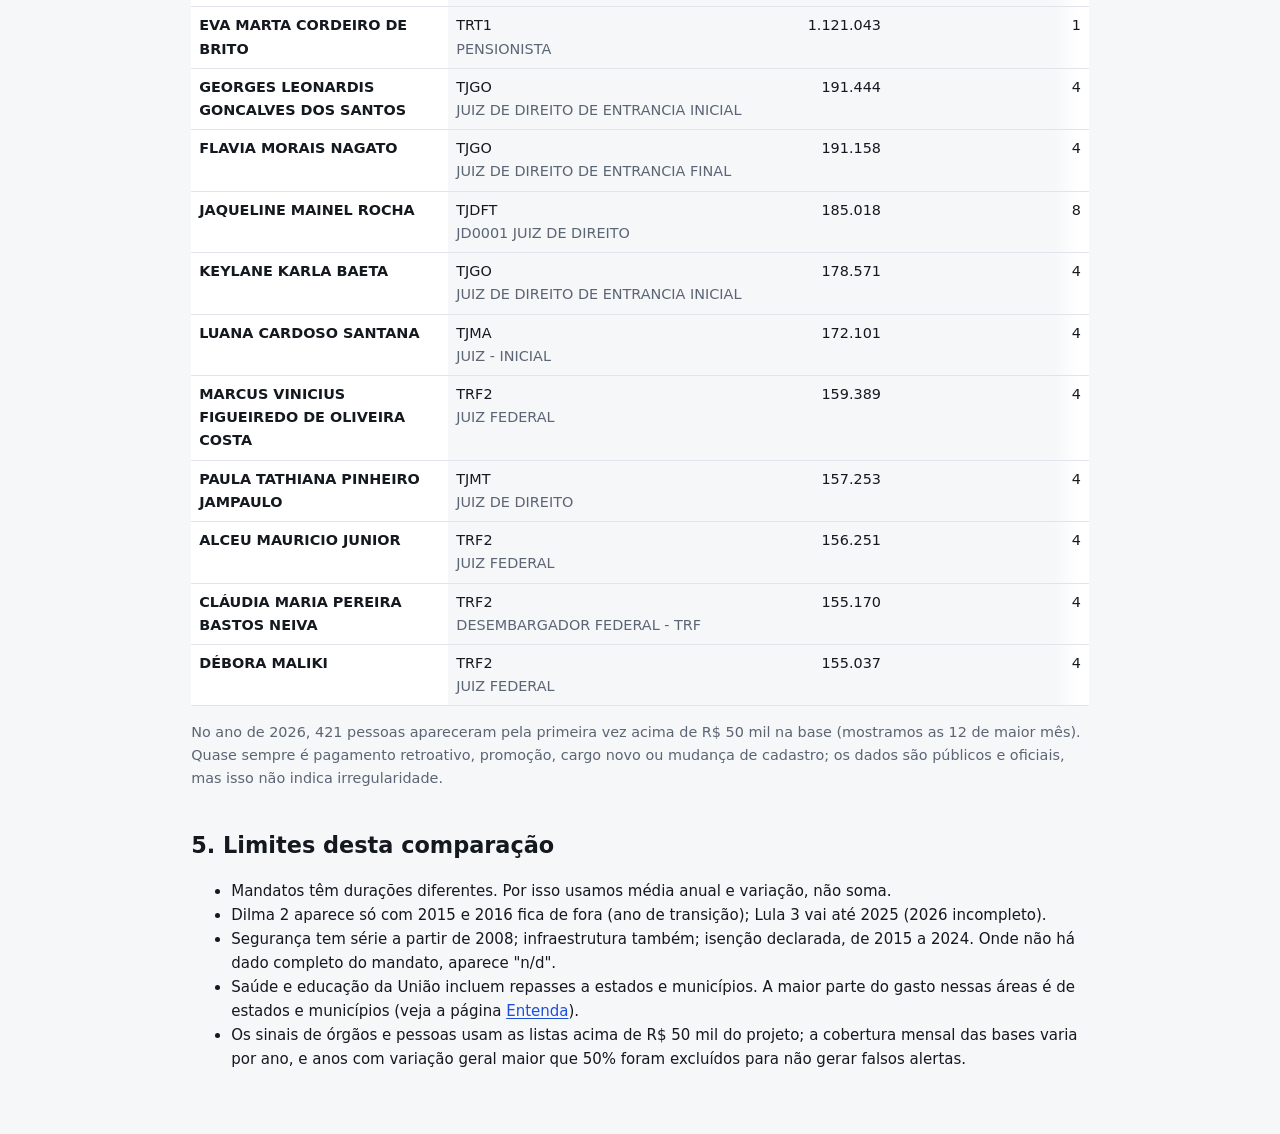
<file: site/presidentes.html>
<!doctype html>
<html lang="pt-BR">
<head>
<meta charset="utf-8">
<meta name="viewport" content="width=device-width, initial-scale=1">
<title>Comparativo de presidentes</title>
<meta name="description" content="Quanto cada governo federal aplicou em saúde, educação, segurança, assistência, INSS e infraestrutura, em valores corrigidos, e sinais estatísticos para checagem.">
<link rel="stylesheet" href="style.css?v=20261017">
<link rel="stylesheet" href="ux.css?v=20261017">
<style>
.topnav{display:flex;gap:.4rem;flex-wrap:wrap;align-items:center}.topnav a{display:inline-block;border:1px solid #3a4352;border-radius:999px;padding:.35rem .85rem;color:inherit;text-decoration:none;font-size:.9rem}.topnav a:hover{background:rgba(124,58,237,.18)}
.pr{max-width:1000px;margin:0 auto;padding:0 max(16px,4vw) 3rem;line-height:1.6}
.pr h2{font-size:1.4rem;margin:2.4rem 0 .4rem}
.pr .muted{color:var(--muted);font-size:.9rem}
.pr select{font-size:1rem}
.ctl{display:flex;gap:1rem;flex-wrap:wrap;align-items:center;border:1px solid var(--line);border-radius:14px;padding:.8rem 1rem;background:var(--surface);margin:.8rem 0}
.bars2{display:grid;gap:.5rem;margin:1rem 0}
.b2{display:grid;grid-template-columns:minmax(120px,26%) 1fr;gap:.8rem;align-items:center}
.b2 .bar{height:30px;border-radius:8px;position:relative;background:color-mix(in srgb,var(--line) 70%,transparent)}
.b2 .bar i{display:block;height:100%;border-radius:8px;background:#0e7490}
.b2 .bar i.neg{background:#be123c}
.b2 .bar i.top{background:#15803d}
.b2 .bar em{position:absolute;right:.6rem;top:50%;transform:translateY(-50%);font-style:normal;font-weight:700;font-size:.92rem}
.b2 .l b{display:block;line-height:1.2}.b2 .l span{font-size:.8rem;color:var(--muted)}
.call{display:grid;gap:.6rem;margin:1rem 0}
.call div{border-left:6px solid #7c3aed;background:color-mix(in srgb,#7c3aed 9%,transparent);padding:.6rem .9rem;border-radius:10px}
.tw{overflow-x:auto}
table.pt{border-collapse:collapse;font-size:.88rem;min-width:100%}
table.pt th,table.pt td{border-bottom:1px solid var(--line);padding:.4rem .55rem;text-align:right;white-space:nowrap}
table.pt th:first-child,table.pt td:first-child{text-align:left}
table.pt td small{display:block;font-size:.74rem}
.up{color:#15803d}.dn{color:#be123c}
.tag{display:inline-block;border-radius:999px;padding:.05rem .55rem;font-size:.74rem;font-weight:700;color:#fff;background:#b45309}
.tag.s{background:#be123c}.tag.v{background:#475569}
.warn{border:1px solid #b45309;border-radius:12px;padding:.8rem 1rem;background:color-mix(in srgb,#b45309 10%,transparent);margin:1rem 0}
table.sg{width:100%;border-collapse:collapse;font-size:.9rem}
table.sg th,table.sg td{border-bottom:1px solid var(--line);padding:.45rem .5rem;text-align:left;vertical-align:top}
table.sg td.r{text-align:right;white-space:nowrap}
</style>
</head>
<body>
<header class="top">
  <div>
    <h1>Comparativo de presidentes</h1>
    <p class="sub">Quanto cada governo federal aplicou em saúde, educação, segurança, assistência, INSS e infraestrutura, e que sinais nos dados merecem checagem.</p>
  </div>
  <nav class="topnav"><a href="index.html">Mapa</a><a href="entenda.html">Entenda</a><a href="vezes.html">Quantas vezes mais</a><a href="presidentes.html">Presidentes</a><a href="donos.html">Donos e executivos</a><a href="gestoras.html">Gestoras e donos</a><a href="salarios.html">Altos salários</a><a href="dados.html">Dados e fontes</a><a href="metodologia.html">Metodologia</a></nav>
</header>
<main class="pr">
  <div class="warn"><b>Leia antes.</b> Gasto federal depende também do Congresso, da economia, de obrigações legais (aposentadorias, pisos constitucionais) e de crises (pandemia). Esta página mostra <b>o que foi pago em cada período</b>; não atribui mérito ou culpa a uma pessoa. Valores corrigidos pelo IPCA para 2025.</div>

  <h2>1. Quem aplicou mais, quem reduziu</h2>
  <div class="ctl">
    <label>Área <select id="p-area"></select></label>
    <label>Medida <select id="p-met">
      <option value="media">Média anual (R$ bi, valores de 2025)</option>
      <option value="hab">Por habitante, por ano (R$)</option>
      <option value="var">Variação da média frente ao mandato anterior (%)</option>
      <option value="fim">Crescimento do primeiro ao último ano do mandato (%)</option>
    </select></label>
  </div>
  <div class="bars2" id="p-bars"></div>
  <div class="call" id="p-call"></div>
  <p class="muted" id="p-note"></p>

  <h2>2. Todas as áreas lado a lado</h2>
  <p class="muted">Média anual em R$ bi (valores de 2025). Abaixo, a variação frente ao mandato anterior. Verde = aumento, vermelho = redução.</p>
  <div class="tw"><table class="pt" id="p-matriz"></table></div>

  <h2>3. Infraestrutura</h2>
  <p>Aqui "infraestrutura" soma as funções do orçamento <b>Transporte, Energia, Saneamento, Habitação, Urbanismo e Comunicações</b> (valores efetivamente pagos, incluindo restos a pagar). Não inclui investimento de estatais como a Petrobras nem obras de estados e municípios.</p>
  <div class="bars2" id="p-infra"></div>
  <p class="muted">Série disponível a partir de 2008. Antes disso não há base aberta por função com a mesma definição.</p>

  <h2>4. Sinais para checagem: quem surgiu ou disparou</h2>
  <p>Procuramos, nos dados, empresas, órgãos e pessoas que <b>não apareciam e de repente aparecem em destaque</b>, ou que cresceram várias vezes de um ano para outro. Isso é um <b>sinal estatístico</b>, não prova de irregularidade: pode ser mudança de regra, reclassificação, pagamento retroativo ou falha da base.</p>
  <div class="ctl"><label>Ano <select id="p-ano"></select></label><span class="muted" id="p-anonote"></span></div>
  <h3>Empresas no top 50 de isenção fiscal</h3>
  <div class="tw"><table class="sg" id="p-emp"></table></div>
  <h3>Órgãos com salto de pessoas acima de R$ 50 mil por mês</h3>
  <div class="tw"><table class="sg" id="p-org"></table></div>
  <h3>Pessoas que aparecem pela primeira vez acima de R$ 50 mil</h3>
  <div class="tw"><table class="sg" id="p-pes"></table></div>
  <p class="muted" id="p-pnote"></p>

  <h2>5. Limites desta comparação</h2>
  <ul>
    <li>Mandatos têm durações diferentes. Por isso usamos média anual e variação, não soma.</li>
    <li>Dilma 2 aparece só com 2015 e 2016 fica de fora (ano de transição); Lula 3 vai até 2025 (2026 incompleto).</li>
    <li>Segurança tem série a partir de 2008; infraestrutura também; isenção declarada, de 2015 a 2024. Onde não há dado completo do mandato, aparece "n/d".</li>
    <li>Saúde e educação da União incluem repasses a estados e municípios. A maior parte do gasto nessas áreas é de estados e municípios (veja a página <a href="entenda.html">Entenda</a>).</li>
    <li>Os sinais de órgãos e pessoas usam as listas acima de R$ 50 mil do projeto; a cobertura mensal das bases varia por ano, e anos com variação geral maior que 50% foram excluídos para não gerar falsos alertas.</li>
  </ul>
</main>
<script src="data_presidentes.js?v=20261017"></script>
<script src="presidentes.js?v=20261017"></script>
<script src="ux.js?v=20261017" defer></script>
</body>
</html>
</file>
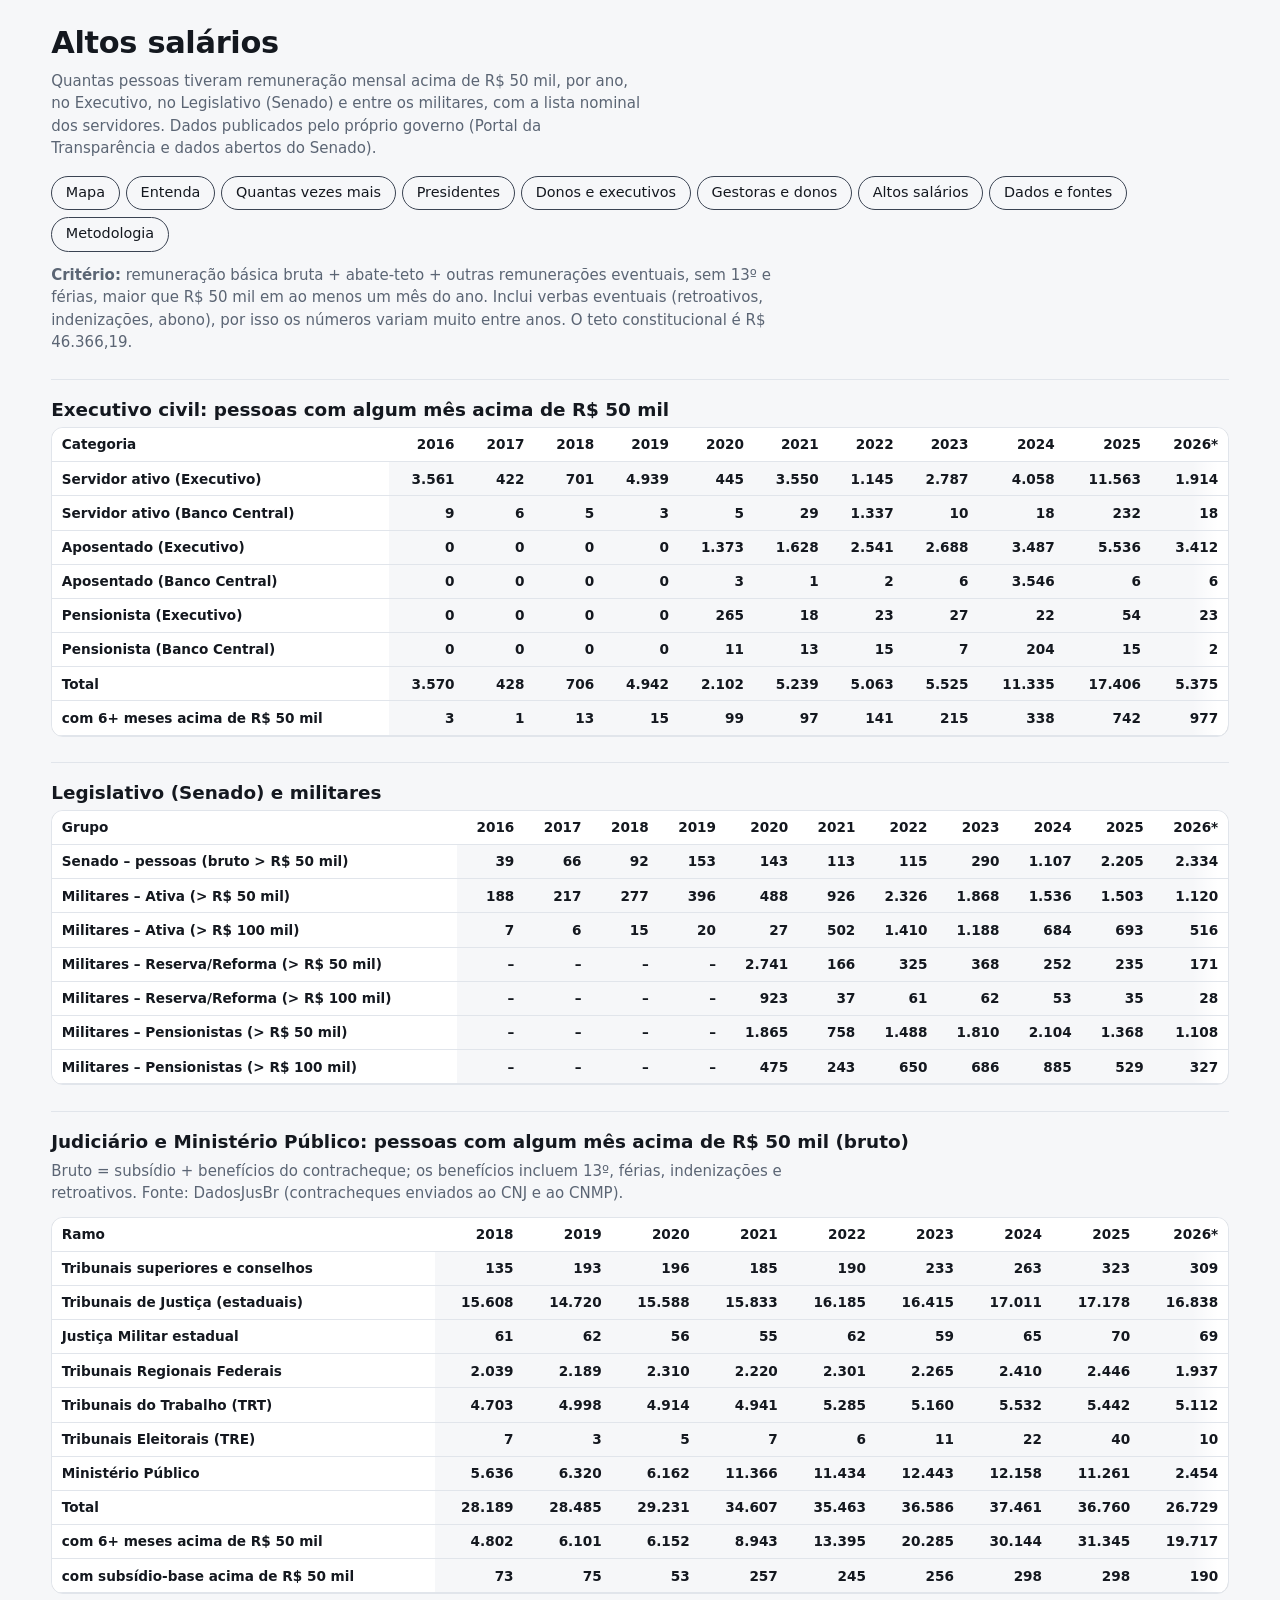
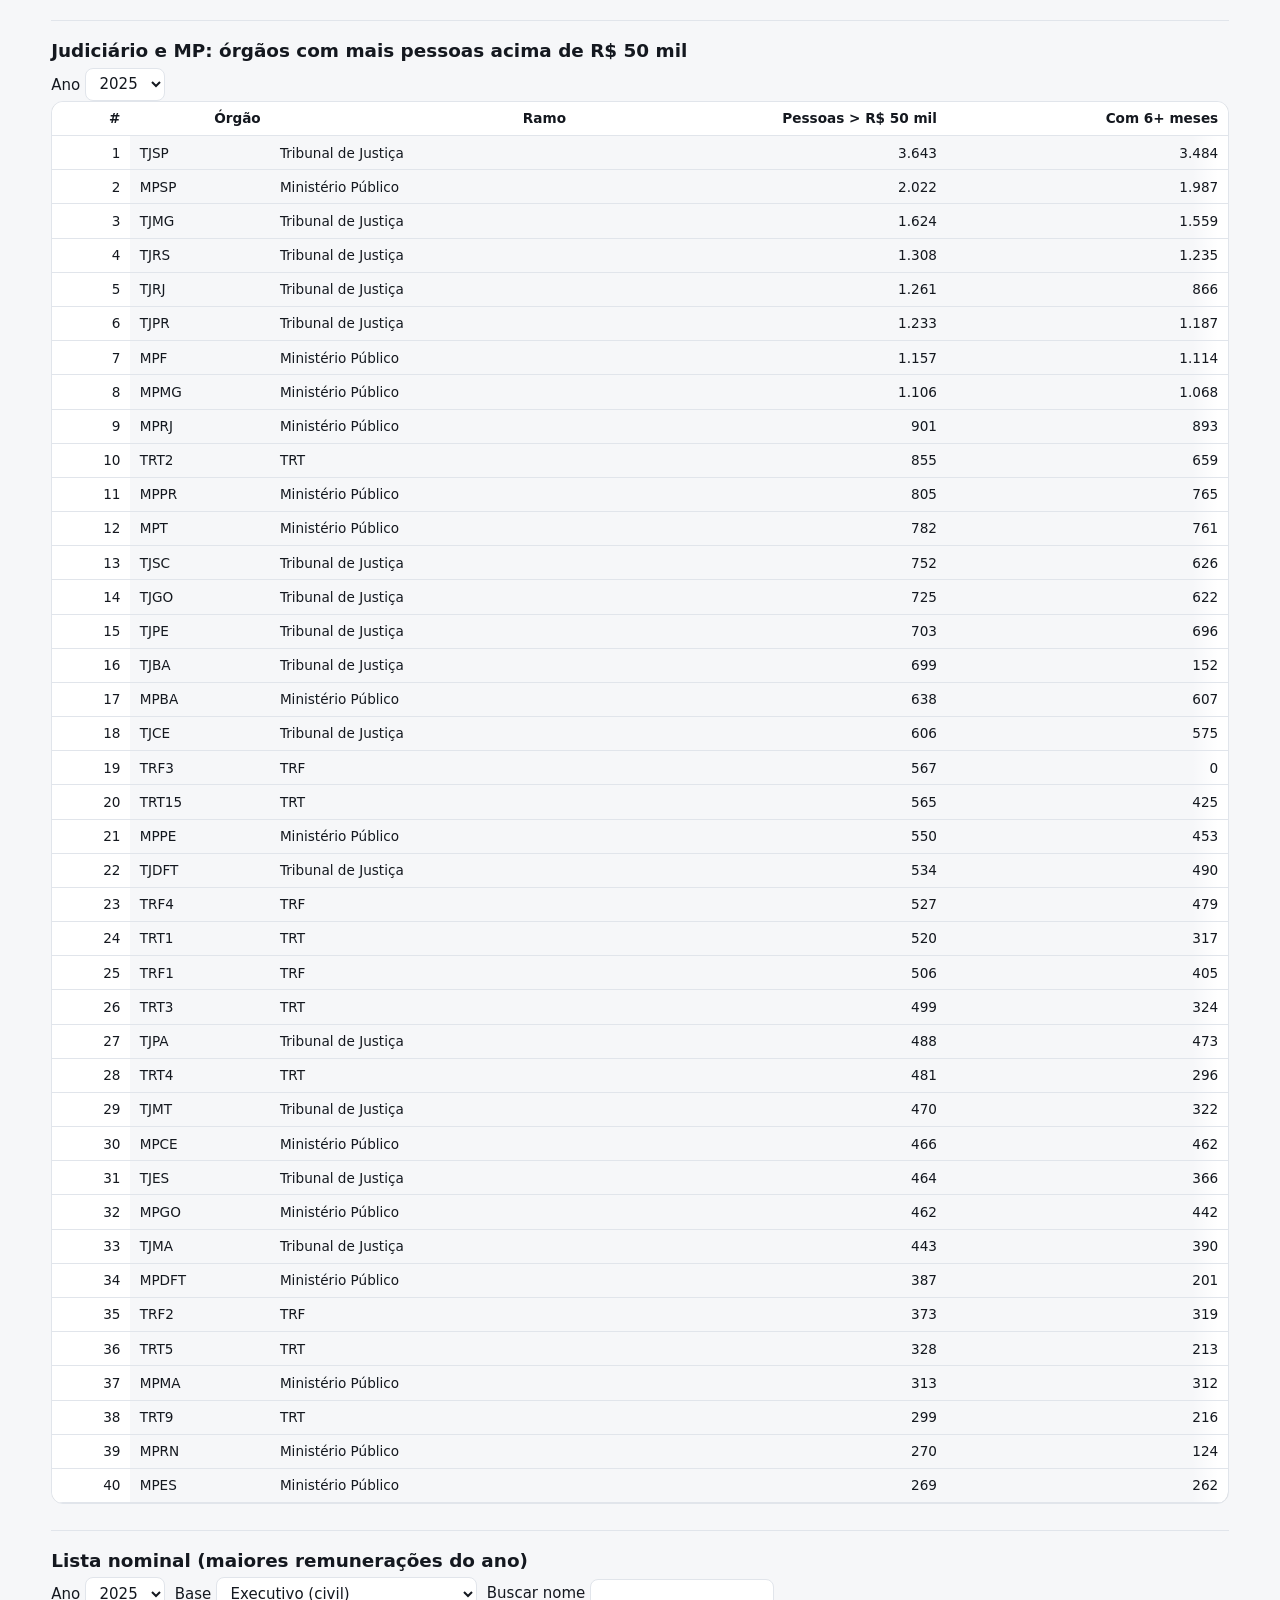
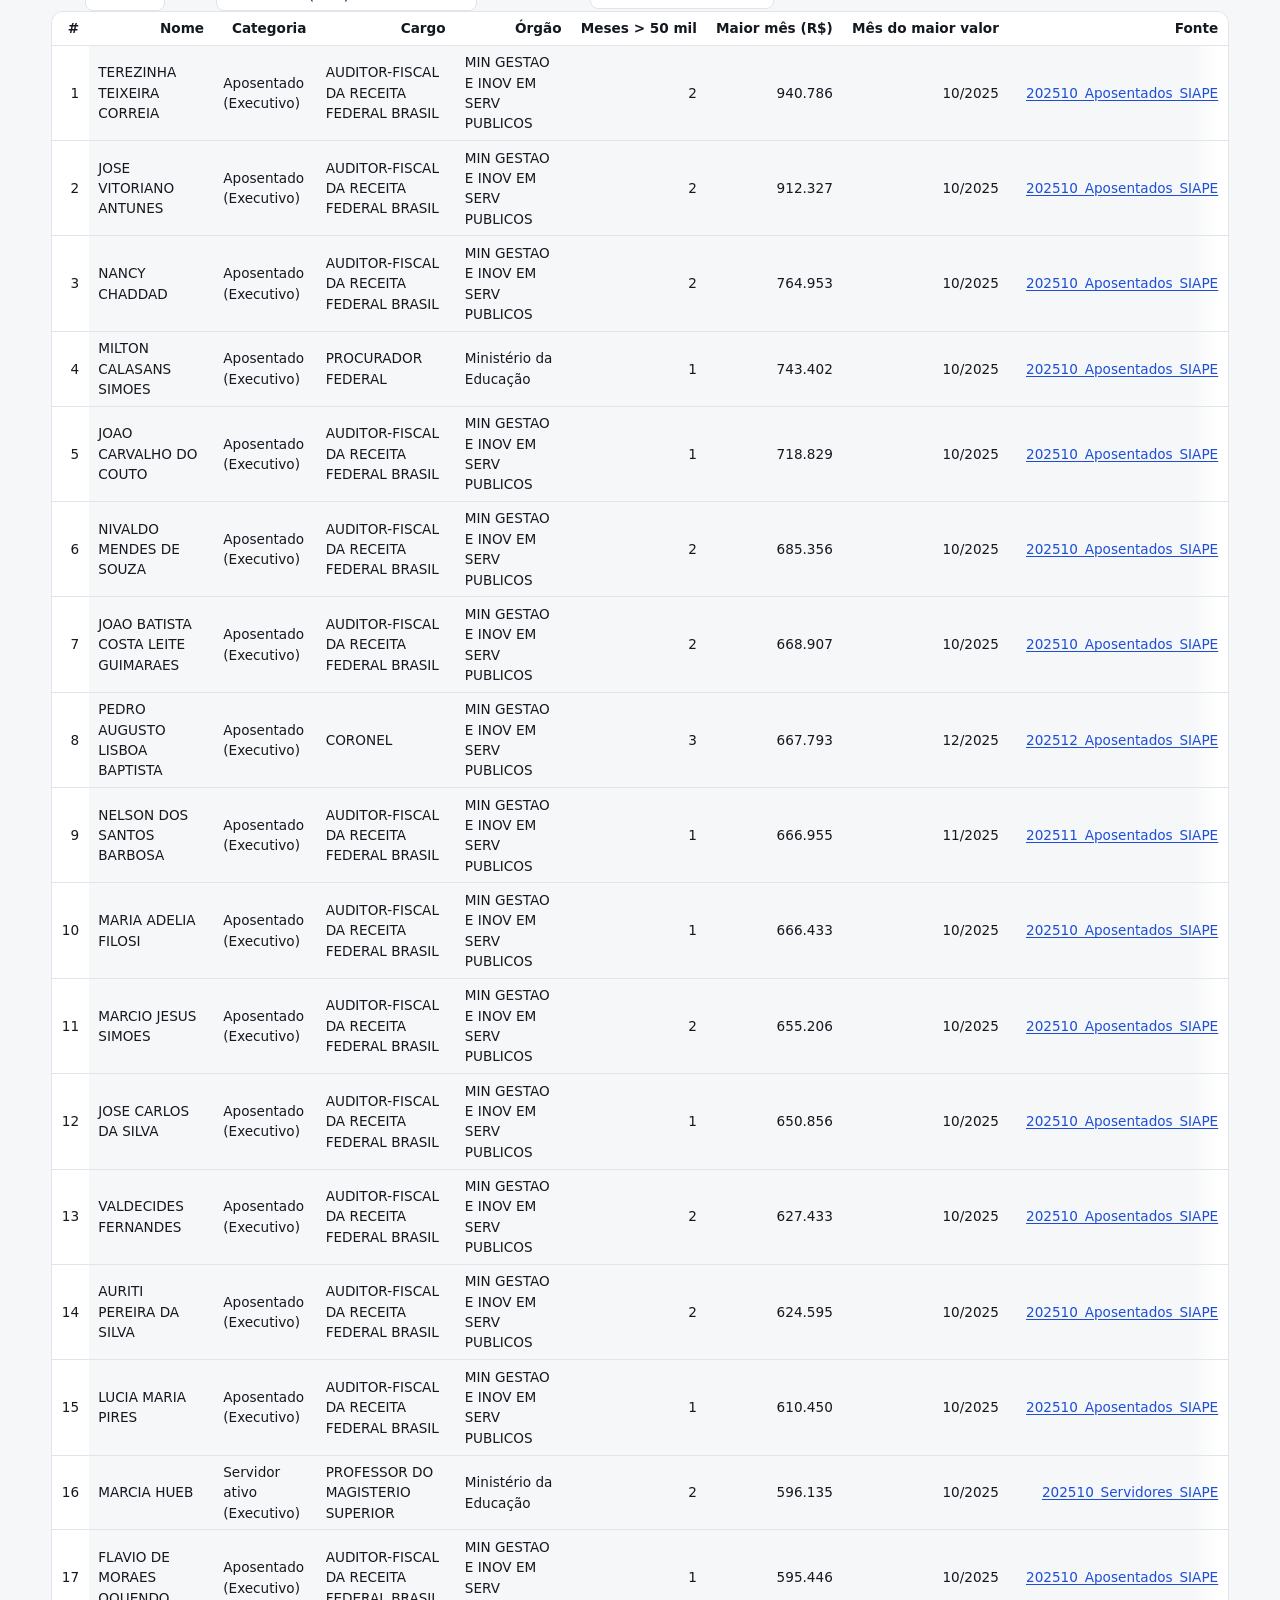
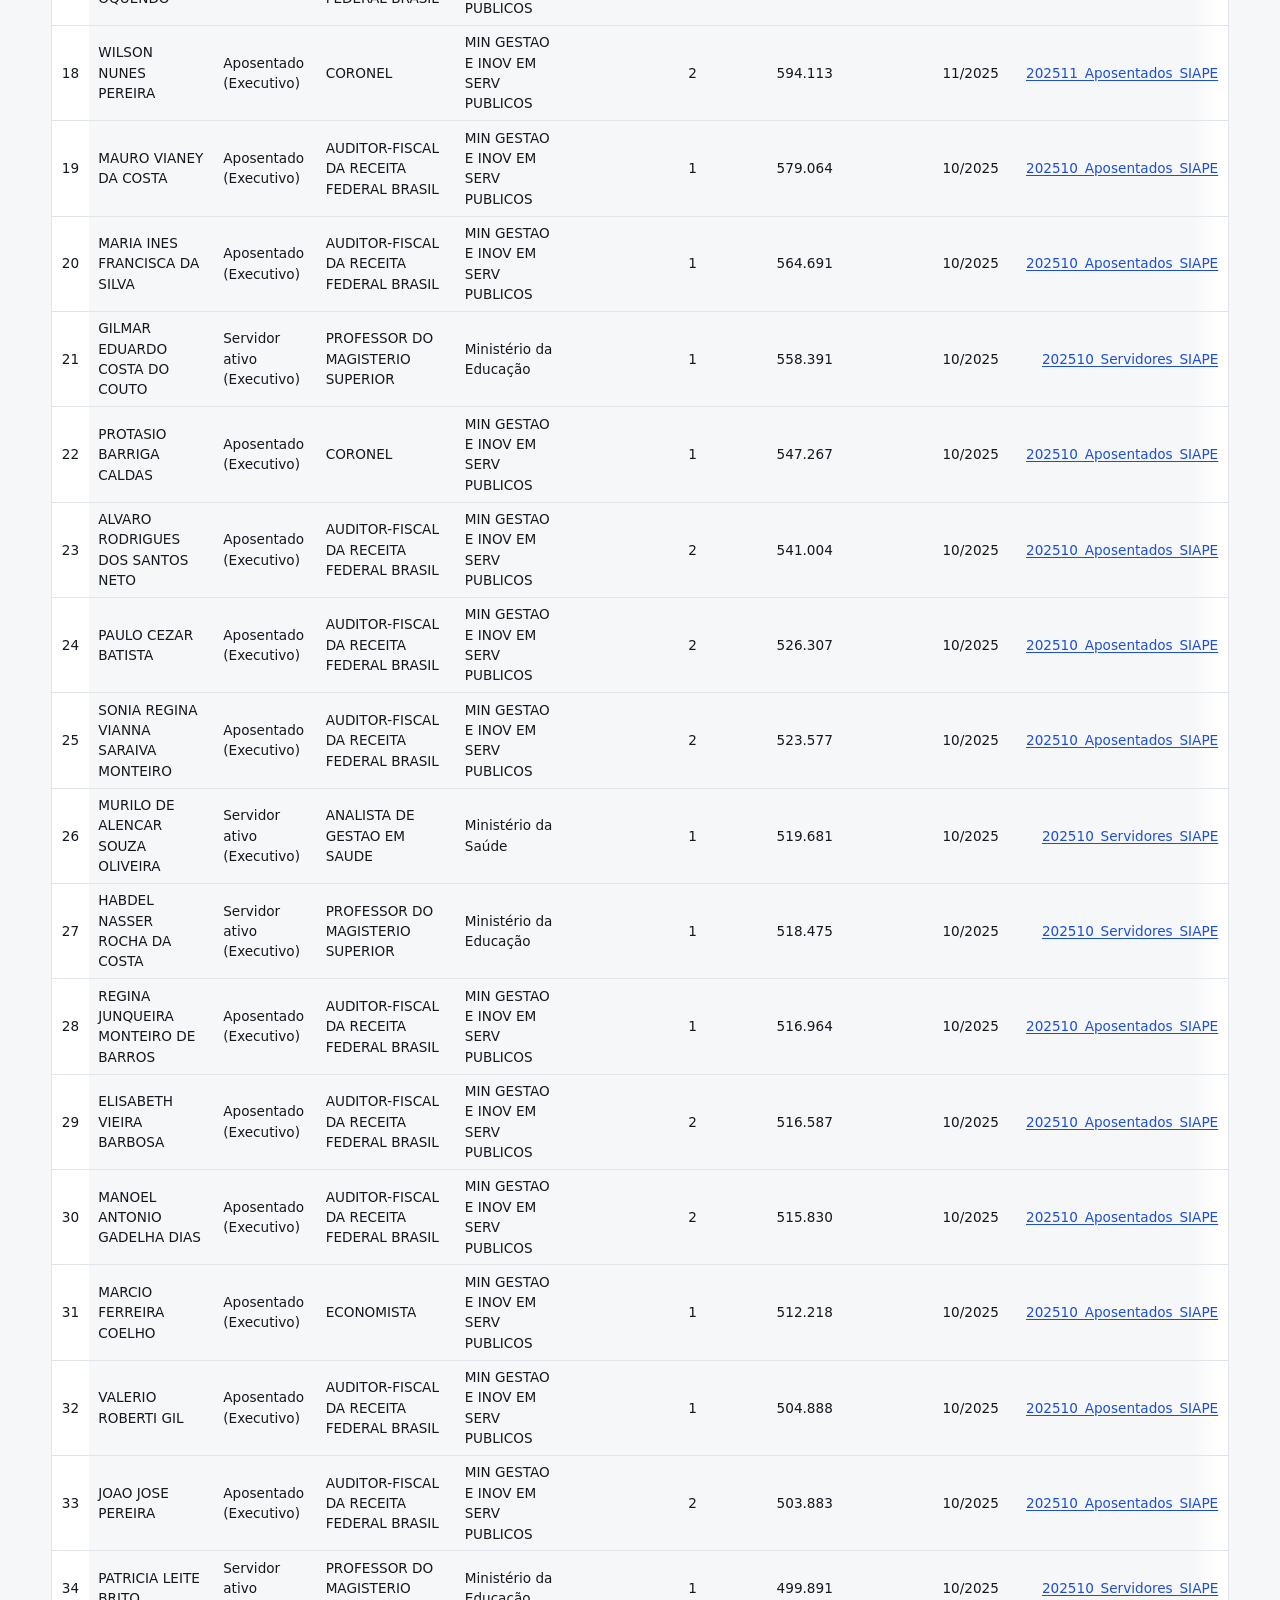
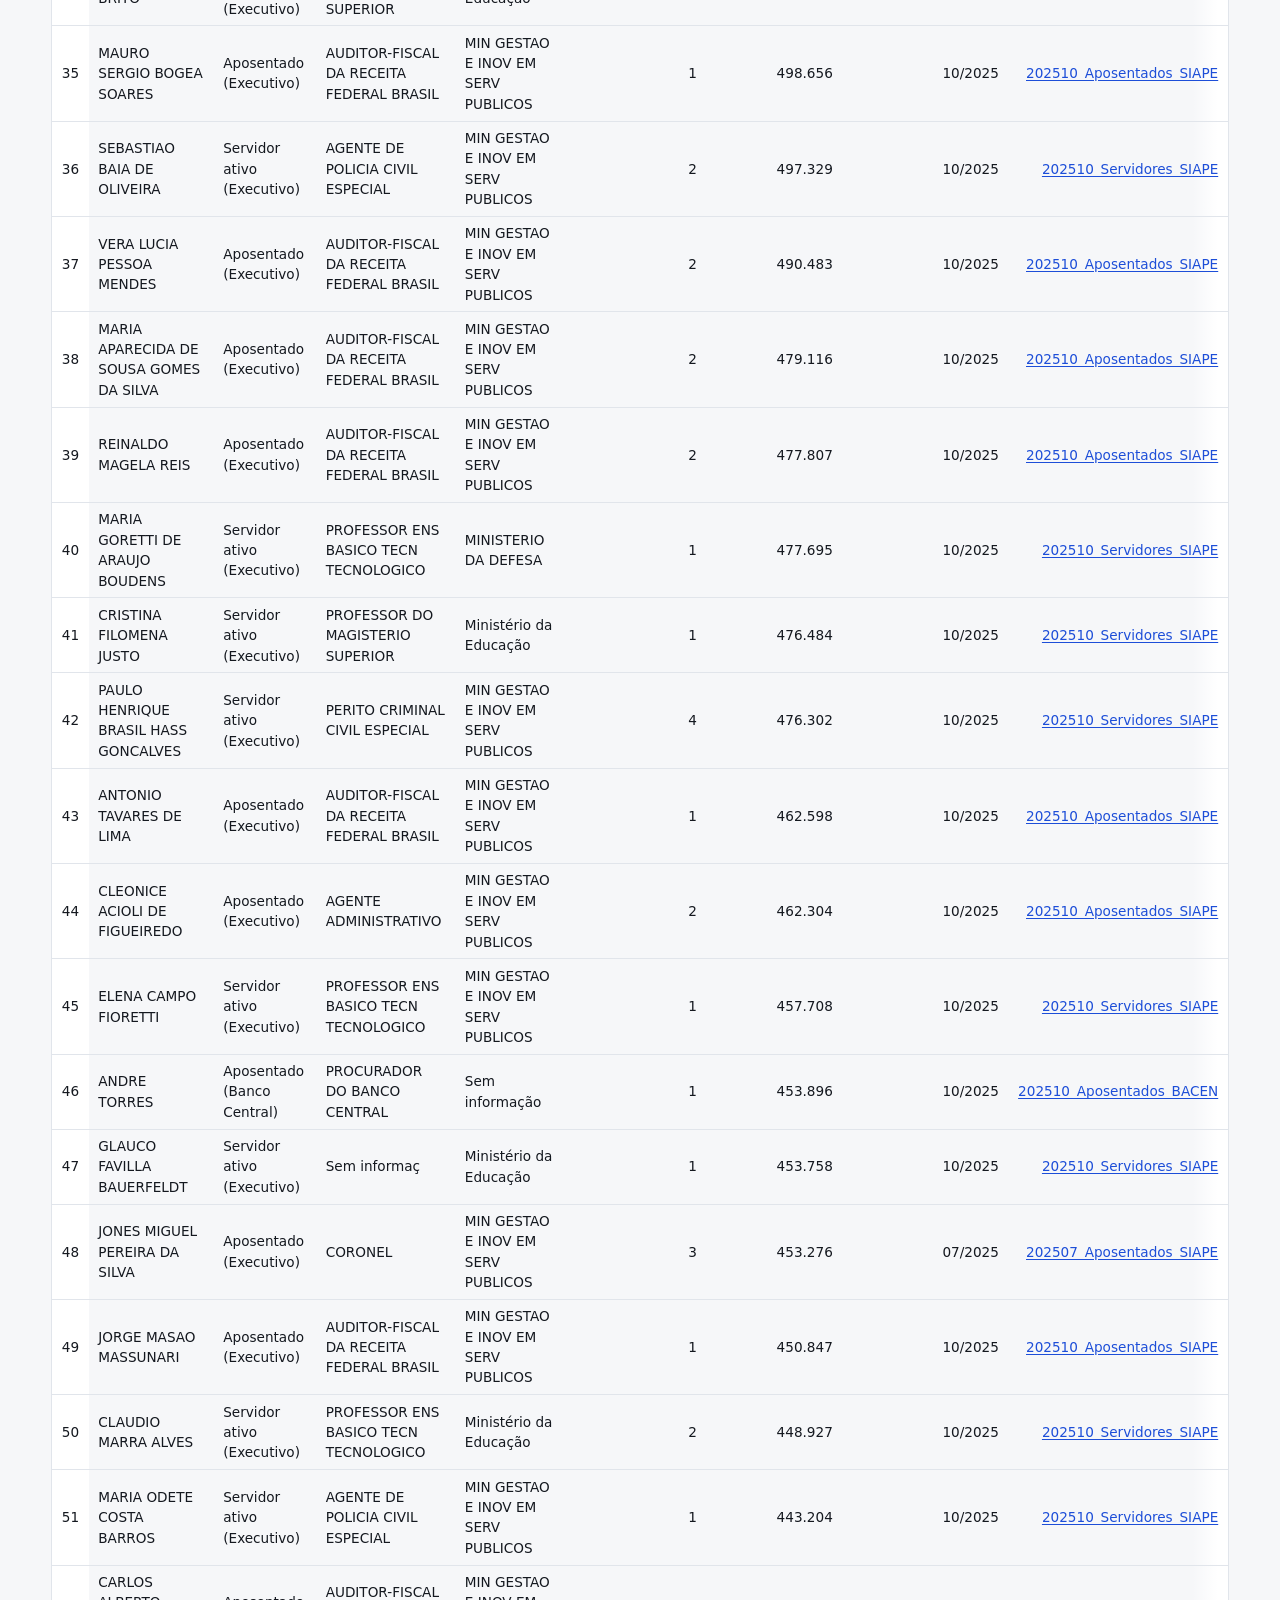
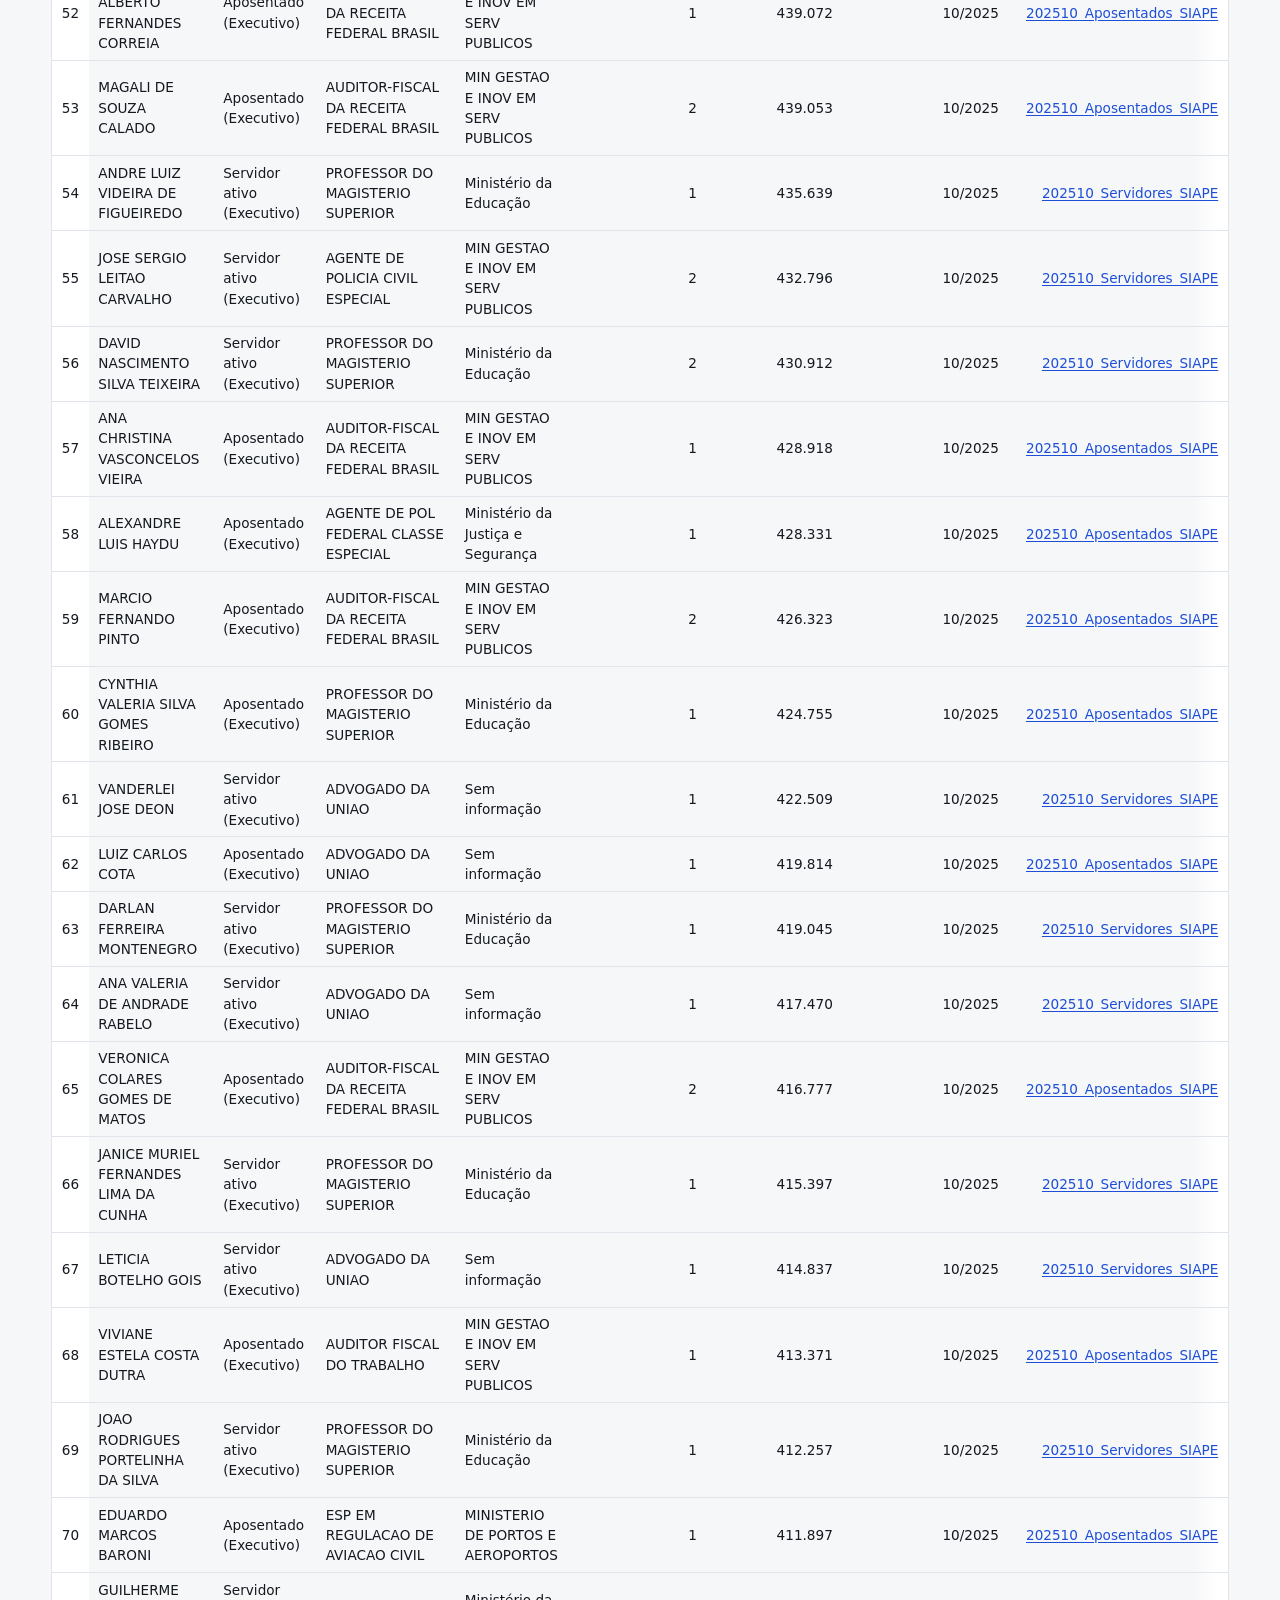
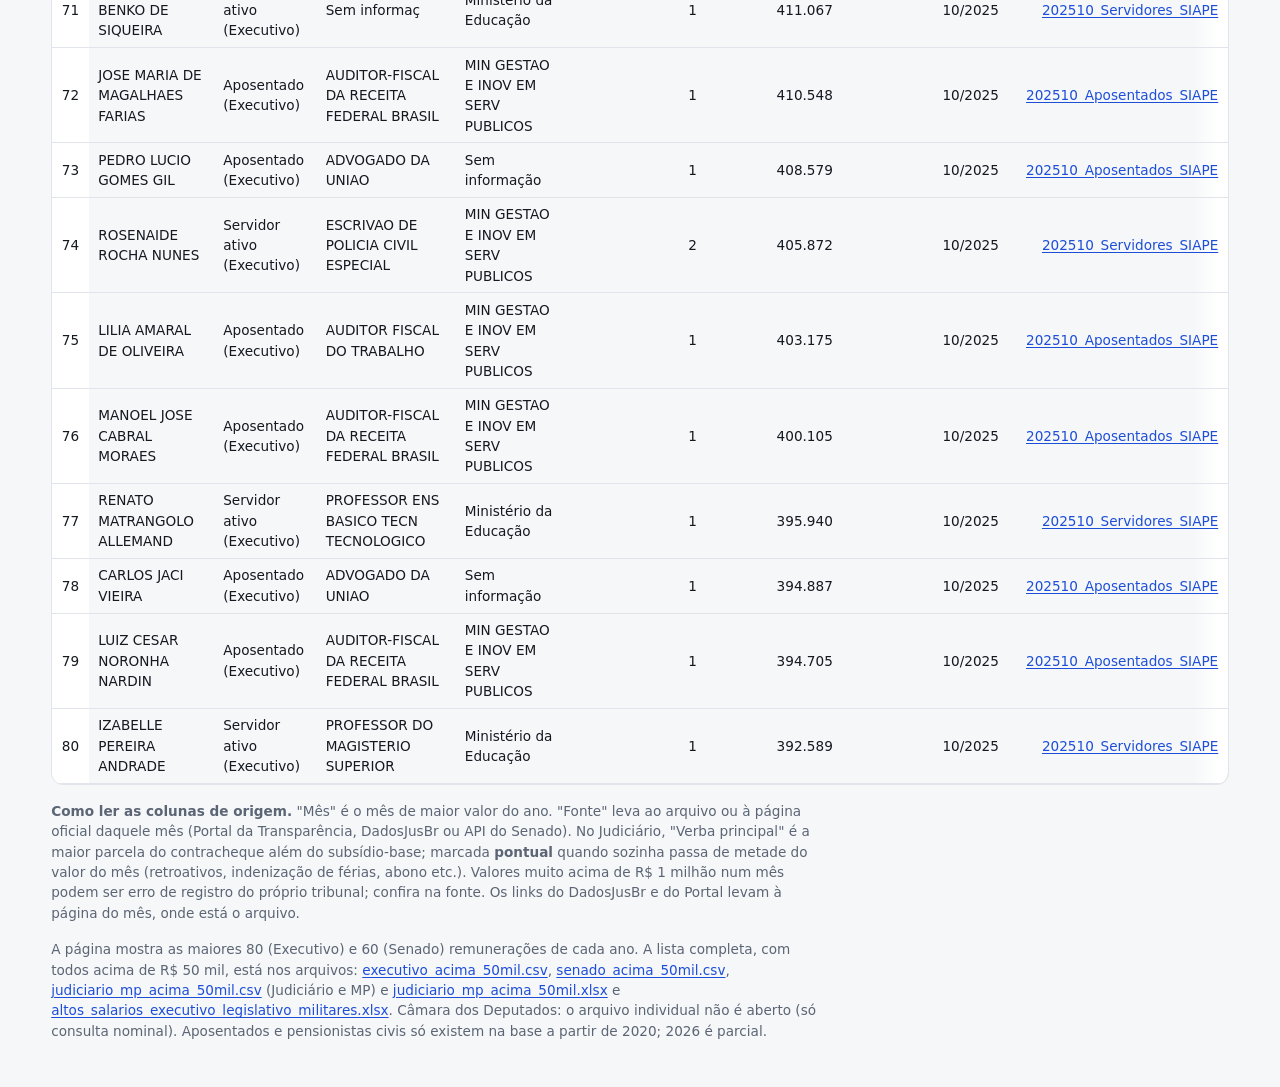
<file: site/salarios.html>
<!doctype html>
<html lang="pt-BR">
<head>
<meta charset="utf-8">
<meta name="viewport" content="width=device-width, initial-scale=1">
<title>Altos salários: Executivo, Legislativo e militares</title>
<link rel="stylesheet" href="style.css?v=20261017">
<link rel="stylesheet" href="ux.css?v=20261017">
<style>.topnav{display:flex;gap:.4rem;flex-wrap:wrap;align-items:center}.topnav a,a.cmpbtn{display:inline-block;border:1px solid #3a4352;border-radius:999px;padding:.35rem .85rem;color:inherit;text-decoration:none;font-size:.9rem}.topnav a:hover{background:rgba(124,58,237,.18)}a.cmpbtn{border:0;color:#fff;font-weight:600}table.list th:first-child,table.list td:first-child{min-width:0;position:static;text-align:right}</style>
</head>
<body>
<header class="top">
  <div>
    <h1>Altos salários</h1>
    <p class="sub">Quantas pessoas tiveram remuneração mensal acima de R$ 50 mil, por ano, no Executivo, no Legislativo (Senado) e entre os militares, com a lista nominal dos servidores. Dados publicados pelo próprio governo (Portal da Transparência e dados abertos do Senado).</p>
  </div>
  <nav class="topnav"><a href="index.html">Mapa</a><a href="entenda.html">Entenda</a><a href="vezes.html">Quantas vezes mais</a><a href="presidentes.html">Presidentes</a><a href="donos.html">Donos e executivos</a><a href="gestoras.html">Gestoras e donos</a><a href="salarios.html">Altos salários</a><a href="dados.html">Dados e fontes</a><a href="metodologia.html">Metodologia</a></nav>
</header>
<main>
  <p class="cmp-sub"><b>Critério:</b> remuneração básica bruta + abate-teto + outras remunerações eventuais, sem 13º e férias, maior que R$ 50 mil em ao menos um mês do ano. Inclui verbas eventuais (retroativos, indenizações, abono), por isso os números variam muito entre anos. O teto constitucional é R$ 46.366,19.</p>
  <h2 class="sec">Executivo civil: pessoas com algum mês acima de R$ 50 mil</h2>
  <div class="tablewrap"><table id="s-civ" class="heat"></table></div>
  <h2 class="sec">Legislativo (Senado) e militares</h2>
  <div class="tablewrap"><table id="s-leg" class="heat"></table></div>
  <h2 class="sec">Judiciário e Ministério Público: pessoas com algum mês acima de R$ 50 mil (bruto)</h2>
  <p class="cmp-sub">Bruto = subsídio + benefícios do contracheque; os benefícios incluem 13º, férias, indenizações e retroativos. Fonte: DadosJusBr (contracheques enviados ao CNJ e ao CNMP).</p>
  <div class="tablewrap"><table id="s-jud" class="heat"></table></div>
  <h2 class="sec">Judiciário e MP: órgãos com mais pessoas acima de R$ 50 mil</h2>
  <div class="cmp-ab"><label>Ano <select id="s-oy"></select></label></div>
  <div class="tablewrap"><table id="s-orgao" class="list"></table></div>
  <h2 class="sec">Lista nominal (maiores remunerações do ano)</h2>
  <div class="cmp-ab"><label>Ano <select id="s-year"></select></label><label>Base <select id="s-base"><option value="civ">Executivo (civil)</option><option value="sen">Senado</option><option value="jud">Judiciário e Ministério Público</option></select></label><label>Buscar nome <input id="s-q" type="search" style="padding:.4rem;border:1px solid var(--line);border-radius:8px;background:var(--surface);color:var(--ink)"></label></div>
  <div class="tablewrap"><table id="s-list"></table></div>
  <p class="foot"><b>Como ler as colunas de origem.</b> "Mês" é o mês de maior valor do ano. "Fonte" leva ao arquivo ou à página oficial daquele mês (Portal da Transparência, DadosJusBr ou API do Senado). No Judiciário, "Verba principal" é a maior parcela do contracheque além do subsídio-base; marcada <b>pontual</b> quando sozinha passa de metade do valor do mês (retroativos, indenização de férias, abono etc.). Valores muito acima de R$ 1 milhão num mês podem ser erro de registro do próprio tribunal; confira na fonte. Os links do DadosJusBr e do Portal levam à página do mês, onde está o arquivo.</p>
  <p class="foot">A página mostra as maiores 80 (Executivo) e 60 (Senado) remunerações de cada ano. A lista completa, com todos acima de R$ 50 mil, está nos arquivos: <a href="planilhas/executivo_acima_50mil.csv">executivo_acima_50mil.csv</a>, <a href="planilhas/senado_acima_50mil.csv">senado_acima_50mil.csv</a>, <a href="planilhas/judiciario_mp_acima_50mil.csv">judiciario_mp_acima_50mil.csv</a> (Judiciário e MP) e <a href="planilhas/judiciario_mp_acima_50mil.xlsx">judiciario_mp_acima_50mil.xlsx</a> e <a href="planilhas/altos_salarios_executivo_legislativo_militares.xlsx">altos_salarios_executivo_legislativo_militares.xlsx</a>. Câmara dos Deputados: o arquivo individual não é aberto (só consulta nominal). Aposentados e pensionistas civis só existem na base a partir de 2020; 2026 é parcial.</p>
</main>
<script src="data_salarios.js?v=20261017"></script>
<script src="salarios.js?v=20261017"></script>
<script src="ux.js?v=20261017" defer></script>
</body>
</html>
</file>
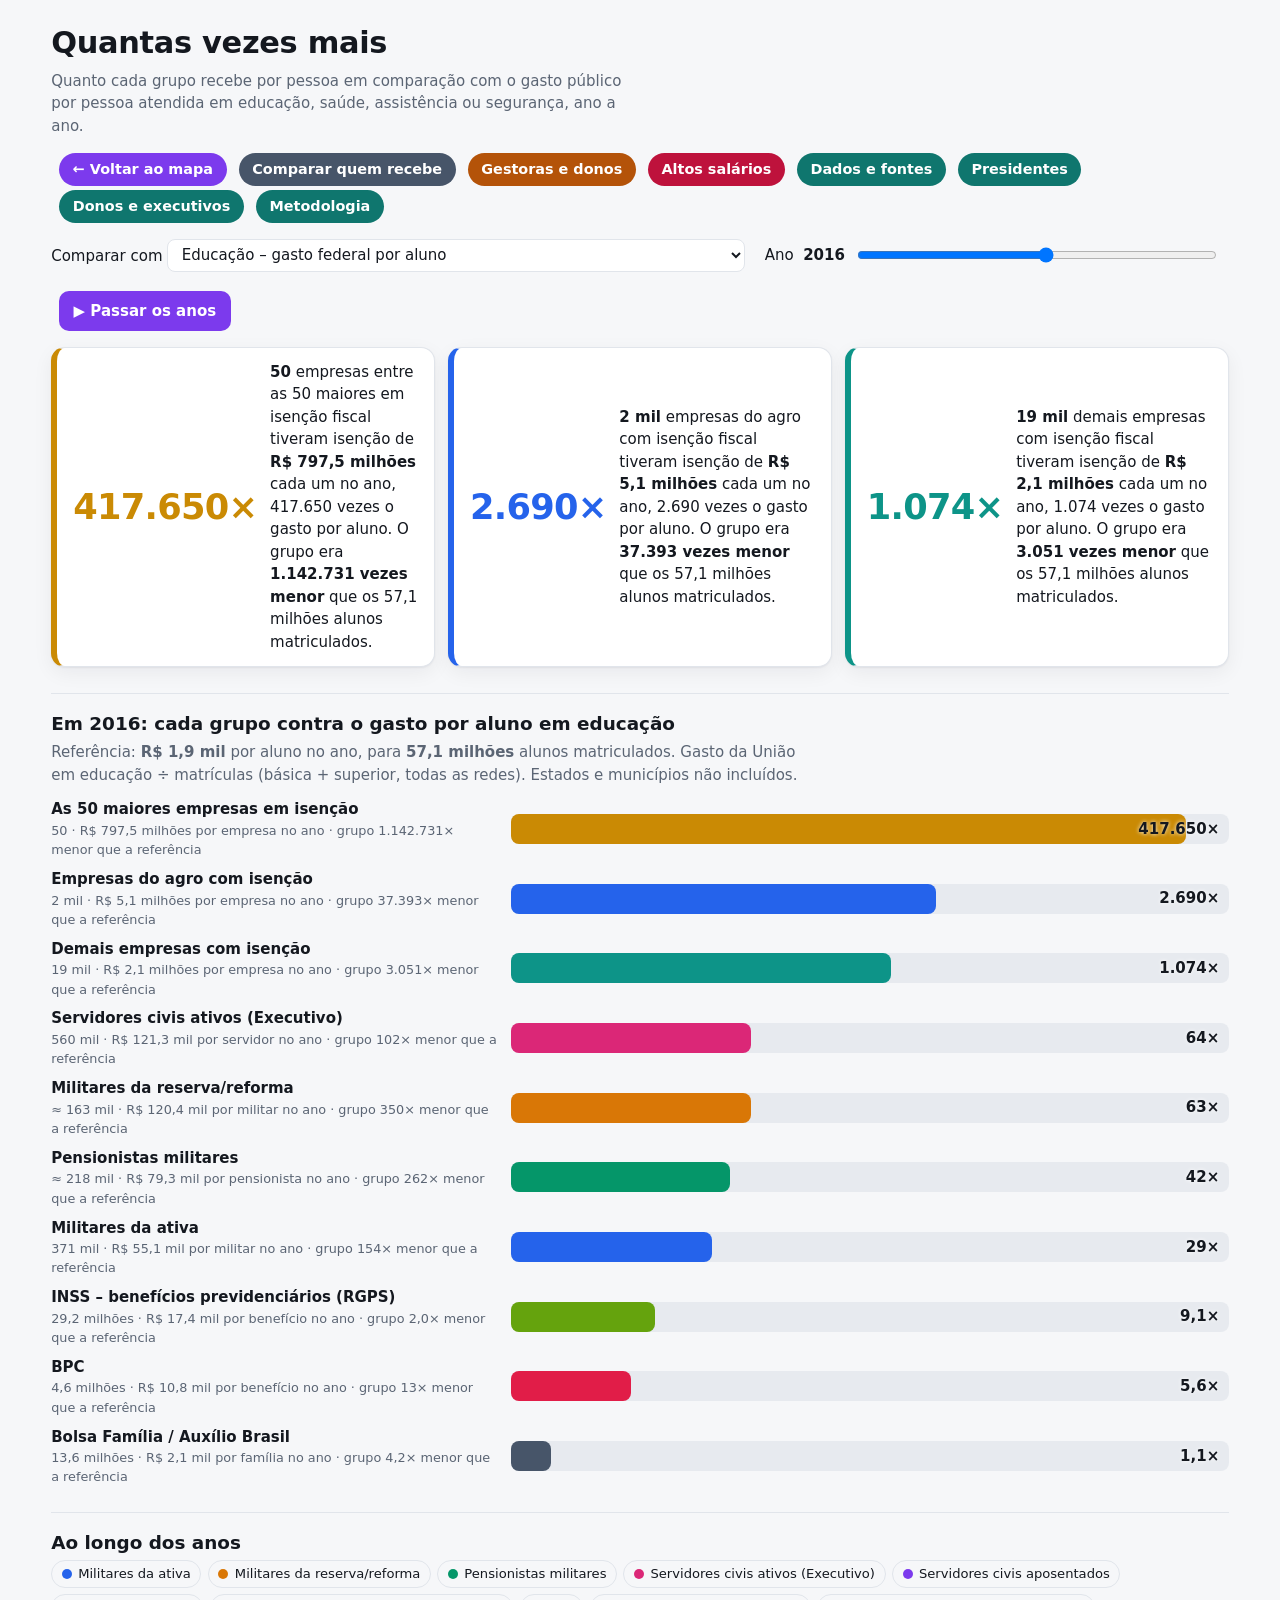
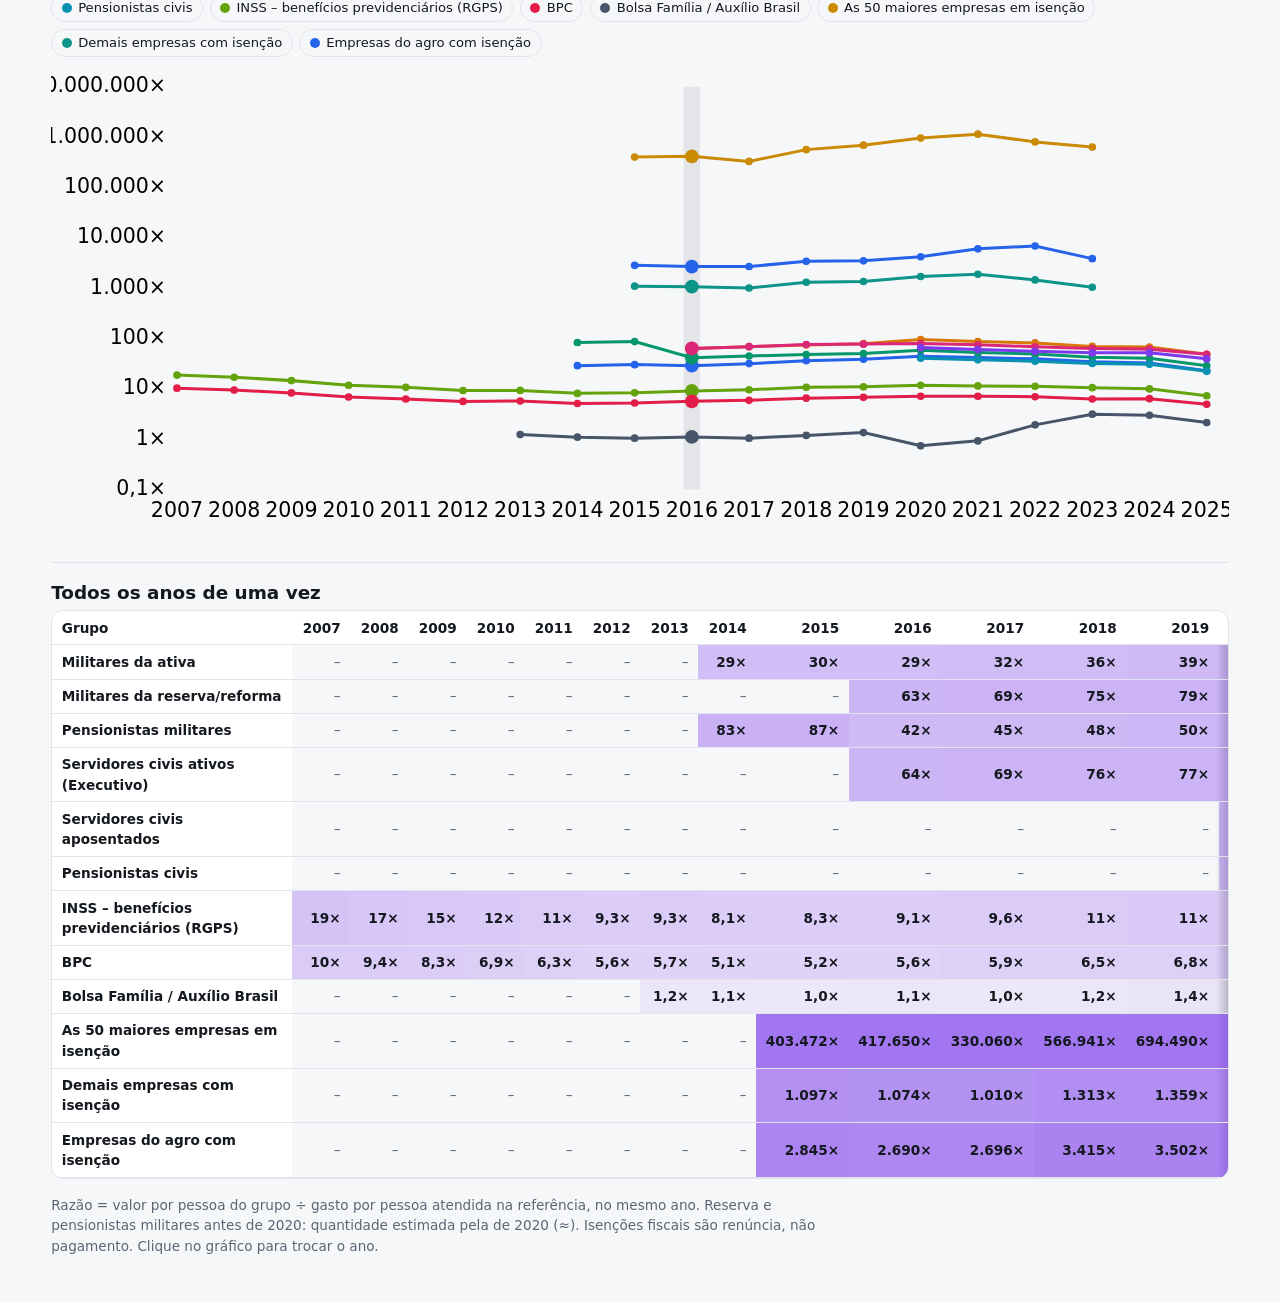
<file: site/vezes.html>
<!doctype html>
<html lang="pt-BR">
<head>
<meta charset="utf-8">
<meta name="viewport" content="width=device-width, initial-scale=1">
<title>Quantas vezes mais: quem recebe por pessoa, 2006–2025</title>
<meta name="description" content="Quantas vezes mais por pessoa cada grupo recebe em comparação com o gasto público em educação, saúde, assistência e segurança, ano a ano.">
<link rel="stylesheet" href="style.css?v=20261017">
<link rel="stylesheet" href="ux.css?v=20261017">
<style>.topnav{display:flex;gap:.4rem;flex-wrap:wrap;align-items:center}.topnav a,a.cmpbtn{display:inline-block;border:1px solid #3a4352;border-radius:999px;padding:.35rem .85rem;color:inherit;text-decoration:none;font-size:.9rem}.topnav a:hover{background:rgba(124,58,237,.18)}a.cmpbtn{border:0;color:#fff;font-weight:600}table.list th:first-child,table.list td:first-child{min-width:0;position:static;text-align:right}</style>
</head>
<body>
<header class="top">
  <div>
    <h1>Quantas vezes mais</h1>
    <p class="sub">Quanto cada grupo recebe por pessoa em comparação com o gasto público por pessoa atendida em educação, saúde, assistência ou segurança, ano a ano.</p>
  </div>
  <div class="controls">
    <a class="cmpbtn" href="index.html">← Voltar ao mapa</a>
    <a class="cmpbtn" href="index.html#comparar" style="background:#475569">Comparar quem recebe</a>
    <a class="cmpbtn" href="gestoras.html" style="background:#b45309">Gestoras e donos</a>
    <a class="cmpbtn" href="salarios.html" style="background:#be123c">Altos salários</a>
    <a class="cmpbtn" href="dados.html" style="background:#0f766e">Dados e fontes</a>
    <a class="cmpbtn" href="presidentes.html" style="background:#0f766e">Presidentes</a>
    <a class="cmpbtn" href="donos.html" style="background:#0f766e">Donos e executivos</a>
    <a class="cmpbtn" href="metodologia.html" style="background:#0f766e">Metodologia</a>
  </div>
</header>
<main>
  <section class="vz-ctl">
    <label>Comparar com <select id="vz-bench"></select></label>
    <label class="vz-year">Ano <b id="vz-yearlbl"></b>
      <input id="vz-year" type="range" min="2006" max="2025" step="1" value="2016">
    </label>
    <button id="vz-play" type="button" class="cmpbtn" style="background:#7c3aed">▶ Passar os anos</button>
  </section>
  <section id="vz-top" class="vz-top"></section>
  <h2 class="sec" id="vz-t1">Ranking</h2>
  <p class="cmp-sub" id="vz-explain"></p>
  <div id="vz-bars" class="vz-bars"></div>
  <h2 class="sec">Ao longo dos anos</h2>
  <div class="legend" id="vz-leg"></div>
  <div class="chartwrap"><svg id="vz-line" viewBox="0 0 860 340"></svg><div id="vz-tip" class="tip" hidden></div></div>
  <h2 class="sec">Todos os anos de uma vez</h2>
  <div class="tablewrap"><table id="vz-heat" class="heat"></table></div>
  <p class="foot" id="vz-note"></p>
</main>
<script src="data.js?v=20261017"></script>
<script src="vezes.js?v=20261017"></script>
<script src="ux.js?v=20261017" defer></script>
</body>
</html>
</file>
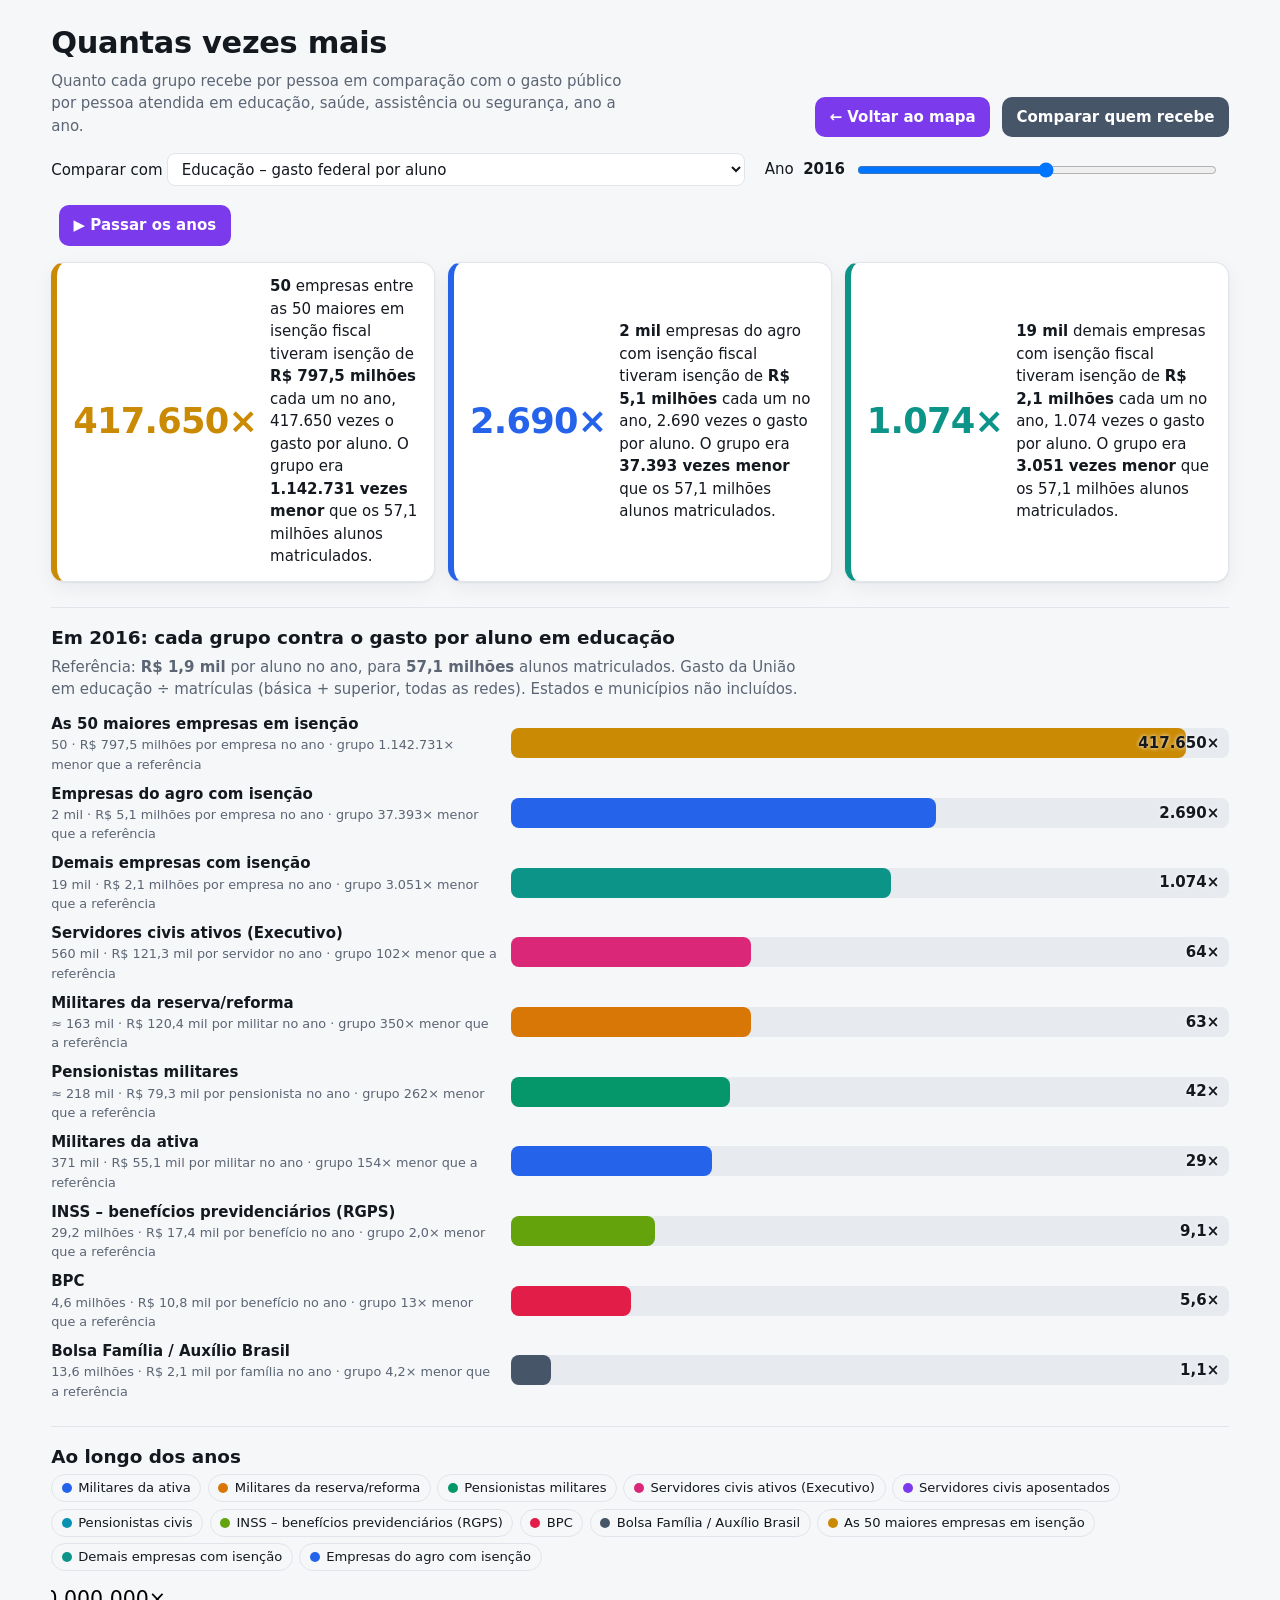
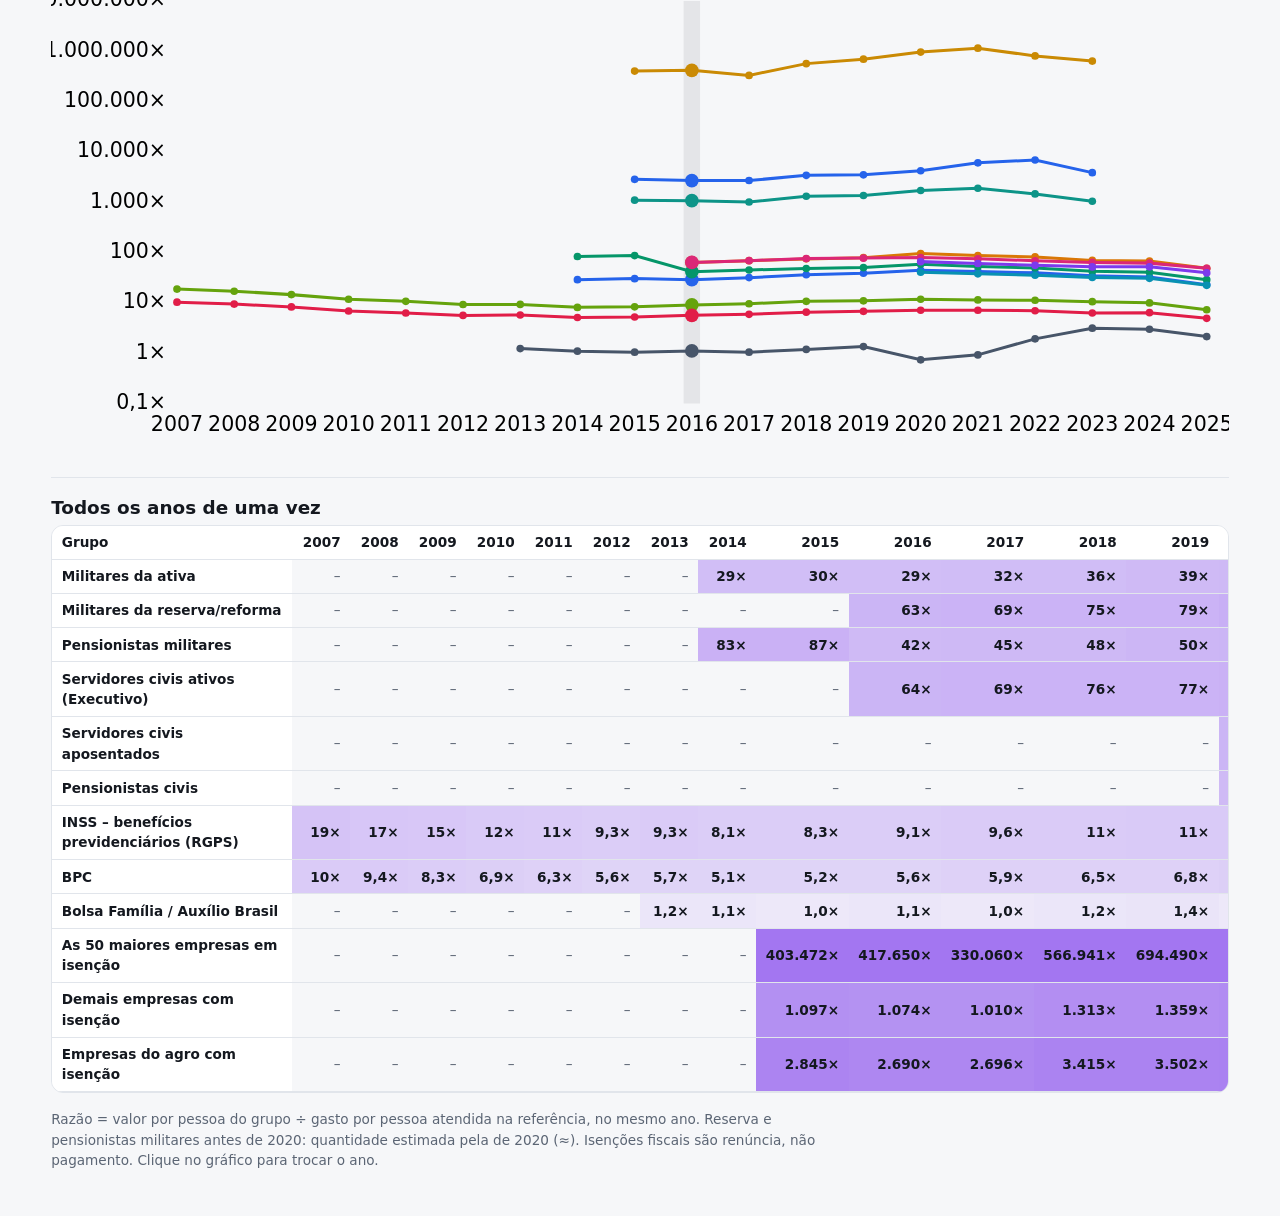
<file: scripts/site_fonte/vezes.html>
<!doctype html>
<html lang="pt-BR">
<head>
<meta charset="utf-8">
<meta name="viewport" content="width=device-width, initial-scale=1">
<title>Quantas vezes mais: quem recebe por pessoa, 2006–2025</title>
<meta name="description" content="Quantas vezes mais por pessoa cada grupo recebe em comparação com o gasto público em educação, saúde, assistência e segurança, ano a ano.">
<link rel="stylesheet" href="style.css?v=20261014">
</head>
<body>
<header class="top">
  <div>
    <h1>Quantas vezes mais</h1>
    <p class="sub">Quanto cada grupo recebe por pessoa em comparação com o gasto público por pessoa atendida em educação, saúde, assistência ou segurança, ano a ano.</p>
  </div>
  <div class="controls">
    <a class="cmpbtn" href="index.html">← Voltar ao mapa</a>
    <a class="cmpbtn" href="index.html#comparar" style="background:#475569">Comparar quem recebe</a>
  </div>
</header>
<main>
  <section class="vz-ctl">
    <label>Comparar com <select id="vz-bench"></select></label>
    <label class="vz-year">Ano <b id="vz-yearlbl"></b>
      <input id="vz-year" type="range" min="2006" max="2025" step="1" value="2016">
    </label>
    <button id="vz-play" type="button" class="cmpbtn" style="background:#7c3aed">▶ Passar os anos</button>
  </section>
  <section id="vz-top" class="vz-top"></section>
  <h2 class="sec" id="vz-t1">Ranking</h2>
  <p class="cmp-sub" id="vz-explain"></p>
  <div id="vz-bars" class="vz-bars"></div>
  <h2 class="sec">Ao longo dos anos</h2>
  <div class="legend" id="vz-leg"></div>
  <div class="chartwrap"><svg id="vz-line" viewBox="0 0 860 340"></svg><div id="vz-tip" class="tip" hidden></div></div>
  <h2 class="sec">Todos os anos de uma vez</h2>
  <div class="tablewrap"><table id="vz-heat" class="heat"></table></div>
  <p class="foot" id="vz-note"></p>
</main>
<script src="data.js?v=20261014"></script>
<script src="vezes.js?v=20261014"></script>
</body>
</html>
</file>
<file: site/style.css>
:root{
  --bg:#f6f7f9; --surface:#ffffff; --ink:#14181f; --muted:#5b6574; --line:#e1e5eb;
  --map:#dfe6ee; --map-line:#ffffff; --accent:#1d4ed8;
  --g1:#e9edf3; --g2:#e9edf3; --g3:#f3ecdc; --g4:#e2eee6;
  --shadow:0 1px 2px rgba(15,23,42,.06),0 6px 20px rgba(15,23,42,.06);
}
@media (prefers-color-scheme: dark){
  :root:not([data-theme="light"]){
    --bg:#0e1116; --surface:#171b22; --ink:#e8ebf0; --muted:#9aa4b2; --line:#2a313c;
    --map:#232b36; --map-line:#0e1116; --accent:#7aa2ff;
    --g1:#1d232c; --g2:#1d232c; --g3:#2a2518; --g4:#182720;
    --shadow:0 1px 2px rgba(0,0,0,.4),0 6px 20px rgba(0,0,0,.35);
  }
}
*{box-sizing:border-box}
html{-webkit-text-size-adjust:100%}
body{margin:0;background:var(--bg);color:var(--ink);font:15px/1.5 system-ui,-apple-system,"Segoe UI",Roboto,Arial,sans-serif}
h1{font-size:clamp(1.35rem,2.4vw,1.9rem);margin:0 0 .25rem;letter-spacing:-.01em}
h2{margin:0;font-size:1.35rem}
h3{margin:1.4rem 0 .5rem;font-size:1rem}
.top{display:flex;gap:1rem;justify-content:space-between;align-items:flex-end;flex-wrap:wrap;padding:1.25rem max(16px,4vw) .5rem;max-width:1500px;margin:0 auto}
.sub{margin:0;color:var(--muted);max-width:62ch}
.seg{display:inline-flex;border:1px solid var(--line);border-radius:10px;overflow:hidden;background:var(--surface)}
.seg button{border:0;background:none;color:var(--muted);padding:.5rem .8rem;font:inherit;cursor:pointer}
.seg button.on{background:var(--accent);color:#fff}
main{max-width:1500px;margin:0 auto;padding:0 max(16px,4vw) 2rem}

.board{display:grid;grid-template-columns:minmax(0,1fr) minmax(280px,.9fr) minmax(0,1fr);gap:1rem;align-items:center;margin-top:.75rem}
.col{display:grid;gap:.75rem}
.center{position:relative;display:flex;flex-direction:column;align-items:center;justify-content:center;min-height:420px}
#mapa{width:100%;max-width:520px;height:auto;filter:drop-shadow(0 8px 18px rgba(15,23,42,.12))}
#mapa path{fill:var(--map);stroke:var(--map-line);stroke-width:.6}
.center-text{position:absolute;inset:auto 0 18%;text-align:center;pointer-events:none;display:grid;gap:.1rem}
.center-text strong{font-size:1.15rem;letter-spacing:.2em}
.center-text span{color:var(--muted);font-size:.85rem}

.card{display:grid;grid-template-columns:auto 1fr;gap:.2rem .75rem;text-align:left;width:100%;padding:.8rem .9rem;background:var(--surface);border:1px solid var(--line);border-left:5px solid var(--c);border-radius:14px;box-shadow:var(--shadow);cursor:pointer;color:inherit;font:inherit;transition:transform .15s ease,box-shadow .15s ease}
.card:hover,.card:focus-visible{transform:translateY(-2px);outline:2px solid var(--c);outline-offset:1px}
.card .ic{grid-row:1/3;width:40px;height:40px;border-radius:10px;display:grid;place-items:center;font-size:1.2rem;background:color-mix(in srgb,var(--c) 14%,transparent);color:var(--c)}
.card .t{font-weight:650;line-height:1.25}
.card .v{display:flex;align-items:baseline;gap:.5rem;flex-wrap:wrap}
.card .v b{font-size:1.2rem}
.card .v small{color:var(--muted)}
.card .spark{grid-column:1/3;height:34px;width:100%}
.up{color:#b42318}.down{color:#067647}
.flat{color:var(--muted)}

.gov-strip{display:flex;gap:.4rem;flex-wrap:wrap;margin-top:1rem}
.gov-strip .g{padding:.25rem .6rem;border-radius:999px;font-size:.8rem;color:var(--muted)}
.g1,.g2{background:var(--g1)}.g3{background:var(--g3)}.g4{background:var(--g4)}
.foot{color:var(--muted);font-size:.85rem;margin-top:1rem;max-width:90ch}

/* modal */
.modal[hidden]{display:none}
.modal{position:fixed;inset:0;background:rgba(10,14,20,.55);z-index:20;display:block;overflow:auto;padding:min(4vh,32px) 12px}
.sheet{position:relative;margin:0 auto;min-width:0;width:min(1040px,100%);background:var(--surface);border-radius:18px;padding:1.25rem clamp(14px,3vw,28px) 1.5rem;box-shadow:var(--shadow);border-top:6px solid var(--c,var(--accent))}
.close{position:absolute;right:10px;top:8px;border:0;background:none;color:var(--muted);font-size:2rem;line-height:1;cursor:pointer;padding:.2rem .6rem}
.m-head{display:flex;gap:.9rem;align-items:center;margin-right:2.2rem}
.m-icon{width:48px;height:48px;border-radius:12px;display:grid;place-items:center;font-size:1.5rem;background:color-mix(in srgb,var(--c) 14%,transparent);color:var(--c);flex:none}
.m-head p{margin:.1rem 0 0;color:var(--muted)}
.kpis{display:grid;grid-template-columns:repeat(auto-fit,minmax(170px,1fr));gap:.6rem;margin:1rem 0}
.kpi{border:1px solid var(--line);border-radius:12px;padding:.6rem .8rem}
.kpi span{display:block;color:var(--muted);font-size:.8rem}
.kpi b{font-size:1.15rem}
.tabs{display:flex;gap:.4rem;flex-wrap:wrap;margin:.25rem 0}
.tabs button{border:1px solid var(--line);background:none;color:var(--muted);padding:.35rem .75rem;border-radius:999px;font:inherit;cursor:pointer}
.tabs button.on{background:var(--c);border-color:var(--c);color:#fff}
.chartwrap{position:relative;margin-top:.5rem}
.legend{display:flex;gap:.4rem;flex-wrap:wrap;margin-bottom:.25rem}
.legend button{display:inline-flex;align-items:center;gap:.4rem;border:1px solid var(--line);background:none;color:inherit;border-radius:999px;padding:.2rem .6rem;font:inherit;font-size:.82rem;cursor:pointer}
.legend button i{width:10px;height:10px;border-radius:50%;background:var(--sc)}
.legend button.off{opacity:.4}
#m-chart{width:100%;height:auto;display:block}
#m-chart text{fill:var(--muted);font-size:11px}
#m-chart .grid{stroke:var(--line);stroke-width:1}
.tip{position:absolute;pointer-events:none;background:var(--surface);border:1px solid var(--line);border-radius:10px;padding:.5rem .7rem;box-shadow:var(--shadow);font-size:.82rem;min-width:180px;z-index:3}
.tip b{display:block;margin-bottom:.2rem}
.tip div{display:flex;justify-content:space-between;gap:.8rem}
.tablewrap{max-width:100%;overflow:auto;border:1px solid var(--line);border-radius:12px}
table{border-collapse:collapse;width:100%;font-size:.85rem;font-variant-numeric:tabular-nums}
th,td{padding:.4rem .6rem;border-bottom:1px solid var(--line);text-align:right;white-space:nowrap}
th:first-child,td:first-child{text-align:left;position:sticky;left:0;background:var(--surface);min-width:240px;white-space:normal}
thead th{background:var(--surface);font-weight:650}
.gh{font-weight:400;color:var(--muted);font-size:.72rem}
.actions{margin-top:.6rem}
.actions button,.listsel select{border:1px solid var(--line);background:none;color:inherit;border-radius:8px;padding:.35rem .7rem;font:inherit;cursor:pointer}
.listsel{display:flex;gap:.6rem;align-items:center;margin:.3rem 0 .5rem}
#m-notes{color:var(--muted);padding-left:1.1rem}

@media (max-width:980px){
  .board{grid-template-columns:1fr 1fr}
  .center{grid-column:1/3;order:-1;min-height:0}
  .col.left,.col.right{display:contents}
  .center-text{position:static;margin-top:-1.5rem}
}
@media (max-width:560px){
  .board{grid-template-columns:1fr}
  .center{grid-column:1}
  th:first-child,td:first-child{min-width:170px}
}
@media print{.modal{position:static;background:none}.close,.actions{display:none}}

.pierow{display:grid;grid-template-columns:minmax(240px,320px) 1fr;gap:1rem;align-items:center;margin:.5rem 0}
.pie{width:100%;max-width:320px;height:auto}
.pleg{display:grid;gap:.3rem}
.pl{display:grid;grid-template-columns:14px 1fr auto 56px;gap:.5rem;align-items:center;font-size:.9rem}
.pl i{width:12px;height:12px;border-radius:3px}
.pl em{color:var(--muted);font-style:normal;text-align:right}
#m-pieyear label{color:var(--muted)}
@media (max-width:640px){.pierow{grid-template-columns:1fr}}

.cmpbtn{border:0;background:#7c3aed;color:#fff;border-radius:10px;padding:.55rem .9rem;font:inherit;font-weight:600;cursor:pointer;margin-left:.5rem}
.controls{display:flex;align-items:center;flex-wrap:wrap;gap:.25rem}
.cmp-sub{color:var(--muted);margin:.25rem 0 .75rem;max-width:80ch}
.cmp-ctl{display:flex;gap:1rem;flex-wrap:wrap;align-items:center;margin-bottom:.5rem}
.cmp-groups{display:flex;gap:.35rem;flex-wrap:wrap}
.cmp-groups label{display:inline-flex;gap:.35rem;align-items:center;border:1px solid var(--line);border-radius:999px;padding:.15rem .6rem;font-size:.82rem;cursor:pointer}
.cmp-pies{display:grid;grid-template-columns:1fr 1fr;gap:1.25rem}
.cmp-pies .pie{max-width:260px}
.cmp-ab{display:flex;gap:.6rem;align-items:center;flex-wrap:wrap}
.cmp-sentence{font-size:1.05rem;line-height:1.55;border-left:4px solid #7c3aed;padding:.5rem .8rem;background:color-mix(in srgb,#7c3aed 8%,transparent);border-radius:8px}
.cmp-high{padding-left:1.2rem}.cmp-high li{margin:.35rem 0}
.notes{color:var(--muted);padding-left:1.1rem;font-size:.88rem}
td.est::after{content:' ≈';color:var(--muted)}
@media (max-width:760px){.cmp-pies{grid-template-columns:1fr}}
select{background:var(--surface);color:var(--ink);border:1px solid var(--line);border-radius:8px;padding:.35rem .6rem;font:inherit;max-width:100%}
select option{background:var(--surface);color:var(--ink)}

.pie text{fill:var(--muted)}

h2.sec{margin:1.6rem 0 .2rem;font-size:1.15rem;border-top:1px solid var(--line);padding-top:1rem}
.cmp-cards{list-style:none;padding:0;display:grid;gap:.5rem}
.cmp-cards li{border:1px solid var(--line);border-left:5px solid var(--gc,#7c3aed);border-radius:10px;padding:.55rem .8rem;line-height:1.5}
.cmp-cards .big{font-size:1.25rem;font-weight:800}
#cmp-ratio{width:100%;height:auto;display:block}
#cmp-ratio text{fill:var(--muted);font-size:11px}
#cmp-ratio .grid{stroke:var(--line)}
table.heat td{font-weight:600;min-width:58px}
table.heat td.na{color:var(--muted);font-weight:400}
.vz-ctl{display:flex;gap:1.2rem;flex-wrap:wrap;align-items:center;margin:.5rem 0 1rem}
.vz-year{display:flex;gap:.6rem;align-items:center}
.vz-year input{width:min(360px,60vw)}
.vz-top{display:grid;grid-template-columns:repeat(auto-fit,minmax(280px,1fr));gap:.8rem}
.vz-tile{display:grid;grid-template-columns:auto 1fr;gap:.8rem;align-items:center;border:1px solid var(--line);border-left:6px solid var(--gc);border-radius:14px;padding:.8rem 1rem;background:var(--surface);box-shadow:var(--shadow)}
.vz-x{font-size:2.2rem;font-weight:800;color:var(--gc);letter-spacing:-.02em}
.vz-bars{display:grid;gap:.55rem;margin-bottom:1rem}
.vz-row{display:grid;grid-template-columns:minmax(220px,38%) 1fr;gap:.8rem;align-items:center}
.vz-lab b{display:block}.vz-lab span{display:block;color:var(--muted);font-size:.8rem}
.vz-bar{position:relative;background:color-mix(in srgb,var(--line) 70%,transparent);border-radius:8px;height:30px;display:flex;align-items:center}
.vz-bar i{display:block;height:100%;border-radius:8px}
.vz-bar em{position:absolute;right:.6rem;font-style:normal;font-weight:700;text-shadow:0 0 4px var(--surface)}
@media (max-width:700px){.vz-row{grid-template-columns:1fr}}
a.cmpbtn{text-decoration:none;display:inline-block}
.topnav{display:flex;gap:.4rem;flex-wrap:wrap}.topnav a{border:1px solid var(--line);border-radius:999px;padding:.3rem .8rem;color:var(--ink);text-decoration:none;font-size:.9rem}.topnav a:hover{background:var(--surface)}
table.list th:first-child,table.list td:first-child{min-width:0;position:static;text-align:right}
main a:not(.cmpbtn),td a,.foot a,.sub a{color:var(--accent);text-decoration:underline}
main a:visited:not(.cmpbtn),td a:visited{color:var(--accent)}

/* ---- responsivo / celular ---- */
html{-webkit-text-size-adjust:100%}
img,svg,canvas,video{max-width:100%}
select,input{max-width:100%;min-width:0}
.top>div{min-width:0}.top h1{overflow-wrap:anywhere}
@media (max-width:760px){
  .top{flex-direction:column;align-items:stretch;gap:.6rem;padding-top:.9rem}
  .top h1{font-size:1.35rem;line-height:1.2}
  .top .sub{font-size:.92rem}
  .topnav{flex-wrap:nowrap!important;overflow-x:auto;-webkit-overflow-scrolling:touch;scrollbar-width:none;padding:.1rem 0 .45rem;min-width:0;max-width:100%;width:100%}
  .top>*{min-width:0;max-width:100%}
  .topnav a{flex:0 0 auto;white-space:nowrap;padding:.5rem .9rem!important;min-height:40px;display:inline-flex!important;align-items:center}
  .cmp-ctl,.cmp-ab,.ctl{flex-direction:column!important;align-items:stretch!important;gap:.7rem!important}
  .cmp-ctl label,.cmp-ab label,.ctl label{display:flex;flex-direction:column;gap:.25rem;width:100%;min-width:0!important;flex:1 1 auto!important}
  select,input[type=search],input[type=url],input[type=text]{width:100%;font-size:16px;padding:.6rem!important;min-height:44px}
  main,.en,.pr,.mt{padding-left:16px!important;padding-right:16px!important}
  h2.sec,.en h2,.pr h2,.mt h2{font-size:1.25rem}
  .tablewrap,.tw{overflow-x:auto;-webkit-overflow-scrolling:touch}
  .bars2 .b2,.b2{grid-template-columns:1fr!important;gap:.3rem!important}
  .wrow{grid-template-columns:1fr!important}
  .waffle{max-width:100%!important}
  .big{font-size:1.9rem!important}
  .modal .sheet{border-radius:0}
  .close{min-width:44px;min-height:44px}
  table.stack{display:block}
  table.stack thead{display:none}
  table.stack tbody,table.stack tr,table.stack td{display:block;width:100%}
  table.stack tr{border:1px solid var(--line);border-radius:12px;margin:.6rem 0;padding:.5rem .8rem;background:var(--surface)}
  table.stack td{white-space:normal!important;overflow-wrap:anywhere;border:0!important;padding:.25rem 0!important;text-align:left!important;position:static!important;min-width:0!important}
  table.stack td::before{content:attr(data-l);display:block;font-size:.74rem;font-weight:700;color:var(--muted);text-transform:uppercase;letter-spacing:.03em}
}
@media (max-width:420px){
  body{font-size:15px}
  .chartwrap{overflow-x:auto}
}
@media (max-width:760px){.topnav::-webkit-scrollbar{display:none}}
</file>
<file: site/ux.css>
/* ===== camada de UX / mobile-first ===== */
:root{--r:16px;--tap:44px;--nav-h:64px;--accent2:#7c3aed}
:root[data-theme="dark"]{--bg:#0e1116;--surface:#171b22;--ink:#e8ebf0;--muted:#9aa4b2;--line:#2a313c;--map:#232b36;--map-line:#0e1116;--accent:#7aa2ff;--g1:#1d232c;--g2:#1d232c;--g3:#2a2518;--g4:#182720;--shadow:0 1px 2px rgba(0,0,0,.4),0 6px 20px rgba(0,0,0,.35)}
html{scroll-behavior:smooth}
@media (prefers-reduced-motion:reduce){html{scroll-behavior:auto}*{animation:none!important;transition:none!important}}
:focus-visible{outline:3px solid var(--accent);outline-offset:2px;border-radius:6px}
a{text-underline-offset:.15em}
.card,.card2,.sheet{border-radius:var(--r)}
.card{content-visibility:auto;contain-intrinsic-size:auto 120px}
/* dica de rolagem lateral nas tabelas */
.tablewrap,.tw{background:linear-gradient(to right,var(--surface) 30%,transparent),linear-gradient(to left,var(--surface) 30%,transparent),linear-gradient(to right,rgba(0,0,0,.22),transparent),linear-gradient(to left,rgba(0,0,0,.22),transparent);background-position:left center,right center,left center,right center;background-repeat:no-repeat;background-size:36px 100%,36px 100%,12px 100%,12px 100%;background-attachment:local,local,scroll,scroll}
/* barra inferior (criada por ux.js) */
.ux-tabbar,.ux-more,.ux-fab,.ux-scrim{display:none}
@media (max-width:760px){
  body{font-size:16px;line-height:1.6;padding-bottom:calc(var(--nav-h) + 20px + env(safe-area-inset-bottom))}
  .topnav{display:none!important}
  .controls .cmpbtn:not(button){display:none!important}
  .controls{display:flex;gap:.6rem;flex-wrap:wrap;align-items:center}
  .controls .seg{flex:1 1 100%}
  .controls .seg button{flex:1;min-height:var(--tap)}
  #btn-cmp{flex:1 1 100%;min-height:var(--tap);font-size:1rem;margin:0}
  .center{min-height:0!important;margin:.2rem 0}
  #mapa{max-width:240px}
  .center-text{position:static!important;margin-top:-.4rem}
  .center-text strong{font-size:.95rem}
  .top{padding-top:calc(.8rem + env(safe-area-inset-top))}
  .top h1{font-size:1.45rem}
  .card{padding:1rem}
  .card .t{font-size:1.02rem}
  .card .v b{font-size:1.35rem}
  .card:active{transform:scale(.99)}
  /* modal vira tela cheia */
  .modal{padding:0!important;background:var(--surface)}
  .modal .sheet{min-height:100dvh;width:100%;border-radius:0;box-shadow:none;border-top-width:5px;padding-top:3.2rem;padding-bottom:calc(var(--nav-h) + 24px)}
  .modal .close{position:fixed;top:calc(8px + env(safe-area-inset-top));right:10px;z-index:30;width:var(--tap);height:var(--tap);border-radius:50%;background:var(--bg);border:1px solid var(--line);font-size:1.7rem;color:var(--ink);display:grid;place-items:center;padding:0}
  .m-head{margin-right:0;flex-wrap:nowrap;align-items:flex-start;gap:.7rem}
  .m-head>*{min-width:0}
  .m-head h2{font-size:1.25rem;line-height:1.25}
  .m-icon{width:42px;height:42px}
  body.ux-lock .ux-tabbar,body.ux-lock .ux-fab{display:none}
  .modal .sheet{padding-bottom:32px!important}
  .kpis{display:grid!important;grid-template-columns:1fr 1fr;gap:.6rem}
  .tabs{overflow-x:auto;white-space:nowrap;-webkit-overflow-scrolling:touch;scrollbar-width:none;flex-wrap:nowrap!important}
  .tabs::-webkit-scrollbar{display:none}
  .tabs button{flex:0 0 auto;min-height:var(--tap)}
  body.ux-lock{overflow:hidden}
  /* barra de abas */
  .ux-tabbar{display:grid;grid-template-columns:repeat(5,1fr);position:fixed;left:0;right:0;bottom:0;z-index:40;background:color-mix(in srgb,var(--surface) 92%,transparent);backdrop-filter:saturate(1.4) blur(12px);-webkit-backdrop-filter:saturate(1.4) blur(12px);border-top:1px solid var(--line);padding:6px 4px calc(6px + env(safe-area-inset-bottom))}
  .ux-tabbar a,.ux-tabbar button{display:flex;flex-direction:column;align-items:center;justify-content:center;gap:2px;min-height:48px;border:0;background:none;color:var(--muted);font:600 .68rem/1.1 system-ui,sans-serif;text-decoration:none;border-radius:12px;cursor:pointer;-webkit-tap-highlight-color:transparent}
  .ux-tabbar svg{width:24px;height:24px;stroke:currentColor;fill:none;stroke-width:1.8;stroke-linecap:round;stroke-linejoin:round}
  .ux-tabbar [aria-current="page"]{color:var(--accent);background:color-mix(in srgb,var(--accent) 12%,transparent)}
  /* "Mais" */
  .ux-scrim{display:block;position:fixed;inset:0;background:rgba(10,14,20,.5);z-index:50;opacity:0;pointer-events:none;transition:opacity .2s}
  .ux-more{display:block;position:fixed;left:0;right:0;bottom:0;z-index:60;background:var(--surface);border-radius:20px 20px 0 0;padding:.6rem 16px calc(16px + env(safe-area-inset-bottom));transform:translateY(105%);transition:transform .25s ease;box-shadow:0 -10px 40px rgba(0,0,0,.3);max-height:85dvh;overflow:auto}
  .ux-more::before{content:"";display:block;width:40px;height:4px;border-radius:2px;background:var(--line);margin:0 auto .8rem}
  body.ux-more-open .ux-more{transform:none}
  body.ux-more-open .ux-scrim{opacity:1;pointer-events:auto}
  .ux-more h3{margin:.4rem 0 .6rem;font-size:.8rem;text-transform:uppercase;letter-spacing:.06em;color:var(--muted)}
  .ux-more a,.ux-more button.row{display:flex;gap:.8rem;align-items:center;width:100%;min-height:52px;padding:.5rem .6rem;border:0;border-bottom:1px solid var(--line);background:none;color:var(--ink);font:inherit;text-decoration:none;text-align:left;cursor:pointer}
  .ux-more a small{display:block;color:var(--muted);font-size:.8rem}
  .ux-more a[aria-current="page"]{color:var(--accent);font-weight:700}
  .ux-fab{position:fixed;right:14px;bottom:calc(var(--nav-h) + 14px + env(safe-area-inset-bottom));z-index:35;width:44px;height:44px;border-radius:50%;border:1px solid var(--line);background:var(--surface);color:var(--ink);box-shadow:var(--shadow);display:grid;place-items:center;opacity:0;transform:translateY(8px);transition:.2s;pointer-events:none}
  .ux-fab.on{opacity:1;transform:none;pointer-events:auto}
  .ux-fab svg{width:20px;height:20px;stroke:currentColor;fill:none;stroke-width:2;stroke-linecap:round;stroke-linejoin:round}
}
@media print{.ux-tabbar,.ux-more,.ux-fab,.ux-scrim{display:none!important}}
</file>
<file: scripts/site_fonte/style.css>
:root{
  --bg:#f6f7f9; --surface:#ffffff; --ink:#14181f; --muted:#5b6574; --line:#e1e5eb;
  --map:#dfe6ee; --map-line:#ffffff; --accent:#1d4ed8;
  --g1:#e9edf3; --g2:#e9edf3; --g3:#f3ecdc; --g4:#e2eee6;
  --shadow:0 1px 2px rgba(15,23,42,.06),0 6px 20px rgba(15,23,42,.06);
}
@media (prefers-color-scheme: dark){
  :root:not([data-theme="light"]){
    --bg:#0e1116; --surface:#171b22; --ink:#e8ebf0; --muted:#9aa4b2; --line:#2a313c;
    --map:#232b36; --map-line:#0e1116; --accent:#7aa2ff;
    --g1:#1d232c; --g2:#1d232c; --g3:#2a2518; --g4:#182720;
    --shadow:0 1px 2px rgba(0,0,0,.4),0 6px 20px rgba(0,0,0,.35);
  }
}
*{box-sizing:border-box}
html{-webkit-text-size-adjust:100%}
body{margin:0;background:var(--bg);color:var(--ink);font:15px/1.5 system-ui,-apple-system,"Segoe UI",Roboto,Arial,sans-serif}
h1{font-size:clamp(1.35rem,2.4vw,1.9rem);margin:0 0 .25rem;letter-spacing:-.01em}
h2{margin:0;font-size:1.35rem}
h3{margin:1.4rem 0 .5rem;font-size:1rem}
.top{display:flex;gap:1rem;justify-content:space-between;align-items:flex-end;flex-wrap:wrap;padding:1.25rem max(16px,4vw) .5rem;max-width:1500px;margin:0 auto}
.sub{margin:0;color:var(--muted);max-width:62ch}
.seg{display:inline-flex;border:1px solid var(--line);border-radius:10px;overflow:hidden;background:var(--surface)}
.seg button{border:0;background:none;color:var(--muted);padding:.5rem .8rem;font:inherit;cursor:pointer}
.seg button.on{background:var(--accent);color:#fff}
main{max-width:1500px;margin:0 auto;padding:0 max(16px,4vw) 2rem}

.board{display:grid;grid-template-columns:minmax(0,1fr) minmax(280px,.9fr) minmax(0,1fr);gap:1rem;align-items:center;margin-top:.75rem}
.col{display:grid;gap:.75rem}
.center{position:relative;display:flex;flex-direction:column;align-items:center;justify-content:center;min-height:420px}
#mapa{width:100%;max-width:520px;height:auto;filter:drop-shadow(0 8px 18px rgba(15,23,42,.12))}
#mapa path{fill:var(--map);stroke:var(--map-line);stroke-width:.6}
.center-text{position:absolute;inset:auto 0 18%;text-align:center;pointer-events:none;display:grid;gap:.1rem}
.center-text strong{font-size:1.15rem;letter-spacing:.2em}
.center-text span{color:var(--muted);font-size:.85rem}

.card{display:grid;grid-template-columns:auto 1fr;gap:.2rem .75rem;text-align:left;width:100%;padding:.8rem .9rem;background:var(--surface);border:1px solid var(--line);border-left:5px solid var(--c);border-radius:14px;box-shadow:var(--shadow);cursor:pointer;color:inherit;font:inherit;transition:transform .15s ease,box-shadow .15s ease}
.card:hover,.card:focus-visible{transform:translateY(-2px);outline:2px solid var(--c);outline-offset:1px}
.card .ic{grid-row:1/3;width:40px;height:40px;border-radius:10px;display:grid;place-items:center;font-size:1.2rem;background:color-mix(in srgb,var(--c) 14%,transparent);color:var(--c)}
.card .t{font-weight:650;line-height:1.25}
.card .v{display:flex;align-items:baseline;gap:.5rem;flex-wrap:wrap}
.card .v b{font-size:1.2rem}
.card .v small{color:var(--muted)}
.card .spark{grid-column:1/3;height:34px;width:100%}
.up{color:#b42318}.down{color:#067647}
.flat{color:var(--muted)}

.gov-strip{display:flex;gap:.4rem;flex-wrap:wrap;margin-top:1rem}
.gov-strip .g{padding:.25rem .6rem;border-radius:999px;font-size:.8rem;color:var(--muted)}
.g1,.g2{background:var(--g1)}.g3{background:var(--g3)}.g4{background:var(--g4)}
.foot{color:var(--muted);font-size:.85rem;margin-top:1rem;max-width:90ch}

/* modal */
.modal[hidden]{display:none}
.modal{position:fixed;inset:0;background:rgba(10,14,20,.55);z-index:20;display:block;overflow:auto;padding:min(4vh,32px) 12px}
.sheet{position:relative;margin:0 auto;min-width:0;width:min(1040px,100%);background:var(--surface);border-radius:18px;padding:1.25rem clamp(14px,3vw,28px) 1.5rem;box-shadow:var(--shadow);border-top:6px solid var(--c,var(--accent))}
.close{position:absolute;right:10px;top:8px;border:0;background:none;color:var(--muted);font-size:2rem;line-height:1;cursor:pointer;padding:.2rem .6rem}
.m-head{display:flex;gap:.9rem;align-items:center;margin-right:2.2rem}
.m-icon{width:48px;height:48px;border-radius:12px;display:grid;place-items:center;font-size:1.5rem;background:color-mix(in srgb,var(--c) 14%,transparent);color:var(--c);flex:none}
.m-head p{margin:.1rem 0 0;color:var(--muted)}
.kpis{display:grid;grid-template-columns:repeat(auto-fit,minmax(170px,1fr));gap:.6rem;margin:1rem 0}
.kpi{border:1px solid var(--line);border-radius:12px;padding:.6rem .8rem}
.kpi span{display:block;color:var(--muted);font-size:.8rem}
.kpi b{font-size:1.15rem}
.tabs{display:flex;gap:.4rem;flex-wrap:wrap;margin:.25rem 0}
.tabs button{border:1px solid var(--line);background:none;color:var(--muted);padding:.35rem .75rem;border-radius:999px;font:inherit;cursor:pointer}
.tabs button.on{background:var(--c);border-color:var(--c);color:#fff}
.chartwrap{position:relative;margin-top:.5rem}
.legend{display:flex;gap:.4rem;flex-wrap:wrap;margin-bottom:.25rem}
.legend button{display:inline-flex;align-items:center;gap:.4rem;border:1px solid var(--line);background:none;color:inherit;border-radius:999px;padding:.2rem .6rem;font:inherit;font-size:.82rem;cursor:pointer}
.legend button i{width:10px;height:10px;border-radius:50%;background:var(--sc)}
.legend button.off{opacity:.4}
#m-chart{width:100%;height:auto;display:block}
#m-chart text{fill:var(--muted);font-size:11px}
#m-chart .grid{stroke:var(--line);stroke-width:1}
.tip{position:absolute;pointer-events:none;background:var(--surface);border:1px solid var(--line);border-radius:10px;padding:.5rem .7rem;box-shadow:var(--shadow);font-size:.82rem;min-width:180px;z-index:3}
.tip b{display:block;margin-bottom:.2rem}
.tip div{display:flex;justify-content:space-between;gap:.8rem}
.tablewrap{max-width:100%;overflow:auto;border:1px solid var(--line);border-radius:12px}
table{border-collapse:collapse;width:100%;font-size:.85rem;font-variant-numeric:tabular-nums}
th,td{padding:.4rem .6rem;border-bottom:1px solid var(--line);text-align:right;white-space:nowrap}
th:first-child,td:first-child{text-align:left;position:sticky;left:0;background:var(--surface);min-width:240px;white-space:normal}
thead th{background:var(--surface);font-weight:650}
.gh{font-weight:400;color:var(--muted);font-size:.72rem}
.actions{margin-top:.6rem}
.actions button,.listsel select{border:1px solid var(--line);background:none;color:inherit;border-radius:8px;padding:.35rem .7rem;font:inherit;cursor:pointer}
.listsel{display:flex;gap:.6rem;align-items:center;margin:.3rem 0 .5rem}
#m-notes{color:var(--muted);padding-left:1.1rem}

@media (max-width:980px){
  .board{grid-template-columns:1fr 1fr}
  .center{grid-column:1/3;order:-1;min-height:0}
  .col.left,.col.right{display:contents}
  .center-text{position:static;margin-top:-1.5rem}
}
@media (max-width:560px){
  .board{grid-template-columns:1fr}
  .center{grid-column:1}
  th:first-child,td:first-child{min-width:170px}
}
@media print{.modal{position:static;background:none}.close,.actions{display:none}}

.pierow{display:grid;grid-template-columns:minmax(240px,320px) 1fr;gap:1rem;align-items:center;margin:.5rem 0}
.pie{width:100%;max-width:320px;height:auto}
.pleg{display:grid;gap:.3rem}
.pl{display:grid;grid-template-columns:14px 1fr auto 56px;gap:.5rem;align-items:center;font-size:.9rem}
.pl i{width:12px;height:12px;border-radius:3px}
.pl em{color:var(--muted);font-style:normal;text-align:right}
#m-pieyear label{color:var(--muted)}
@media (max-width:640px){.pierow{grid-template-columns:1fr}}

.cmpbtn{border:0;background:#7c3aed;color:#fff;border-radius:10px;padding:.55rem .9rem;font:inherit;font-weight:600;cursor:pointer;margin-left:.5rem}
.controls{display:flex;align-items:center;flex-wrap:wrap;gap:.25rem}
.cmp-sub{color:var(--muted);margin:.25rem 0 .75rem;max-width:80ch}
.cmp-ctl{display:flex;gap:1rem;flex-wrap:wrap;align-items:center;margin-bottom:.5rem}
.cmp-groups{display:flex;gap:.35rem;flex-wrap:wrap}
.cmp-groups label{display:inline-flex;gap:.35rem;align-items:center;border:1px solid var(--line);border-radius:999px;padding:.15rem .6rem;font-size:.82rem;cursor:pointer}
.cmp-pies{display:grid;grid-template-columns:1fr 1fr;gap:1.25rem}
.cmp-pies .pie{max-width:260px}
.cmp-ab{display:flex;gap:.6rem;align-items:center;flex-wrap:wrap}
.cmp-sentence{font-size:1.05rem;line-height:1.55;border-left:4px solid #7c3aed;padding:.5rem .8rem;background:color-mix(in srgb,#7c3aed 8%,transparent);border-radius:8px}
.cmp-high{padding-left:1.2rem}.cmp-high li{margin:.35rem 0}
.notes{color:var(--muted);padding-left:1.1rem;font-size:.88rem}
td.est::after{content:' ≈';color:var(--muted)}
@media (max-width:760px){.cmp-pies{grid-template-columns:1fr}}
select{background:var(--surface);color:var(--ink);border:1px solid var(--line);border-radius:8px;padding:.35rem .6rem;font:inherit;max-width:100%}
select option{background:var(--surface);color:var(--ink)}

.pie text{fill:var(--muted)}

h2.sec{margin:1.6rem 0 .2rem;font-size:1.15rem;border-top:1px solid var(--line);padding-top:1rem}
.cmp-cards{list-style:none;padding:0;display:grid;gap:.5rem}
.cmp-cards li{border:1px solid var(--line);border-left:5px solid var(--gc,#7c3aed);border-radius:10px;padding:.55rem .8rem;line-height:1.5}
.cmp-cards .big{font-size:1.25rem;font-weight:800}
#cmp-ratio{width:100%;height:auto;display:block}
#cmp-ratio text{fill:var(--muted);font-size:11px}
#cmp-ratio .grid{stroke:var(--line)}
table.heat td{font-weight:600;min-width:58px}
table.heat td.na{color:var(--muted);font-weight:400}
.vz-ctl{display:flex;gap:1.2rem;flex-wrap:wrap;align-items:center;margin:.5rem 0 1rem}
.vz-year{display:flex;gap:.6rem;align-items:center}
.vz-year input{width:min(360px,60vw)}
.vz-top{display:grid;grid-template-columns:repeat(auto-fit,minmax(280px,1fr));gap:.8rem}
.vz-tile{display:grid;grid-template-columns:auto 1fr;gap:.8rem;align-items:center;border:1px solid var(--line);border-left:6px solid var(--gc);border-radius:14px;padding:.8rem 1rem;background:var(--surface);box-shadow:var(--shadow)}
.vz-x{font-size:2.2rem;font-weight:800;color:var(--gc);letter-spacing:-.02em}
.vz-bars{display:grid;gap:.55rem;margin-bottom:1rem}
.vz-row{display:grid;grid-template-columns:minmax(220px,38%) 1fr;gap:.8rem;align-items:center}
.vz-lab b{display:block}.vz-lab span{display:block;color:var(--muted);font-size:.8rem}
.vz-bar{position:relative;background:color-mix(in srgb,var(--line) 70%,transparent);border-radius:8px;height:30px;display:flex;align-items:center}
.vz-bar i{display:block;height:100%;border-radius:8px}
.vz-bar em{position:absolute;right:.6rem;font-style:normal;font-weight:700;text-shadow:0 0 4px var(--surface)}
@media (max-width:700px){.vz-row{grid-template-columns:1fr}}
a.cmpbtn{text-decoration:none;display:inline-block}
</file>
